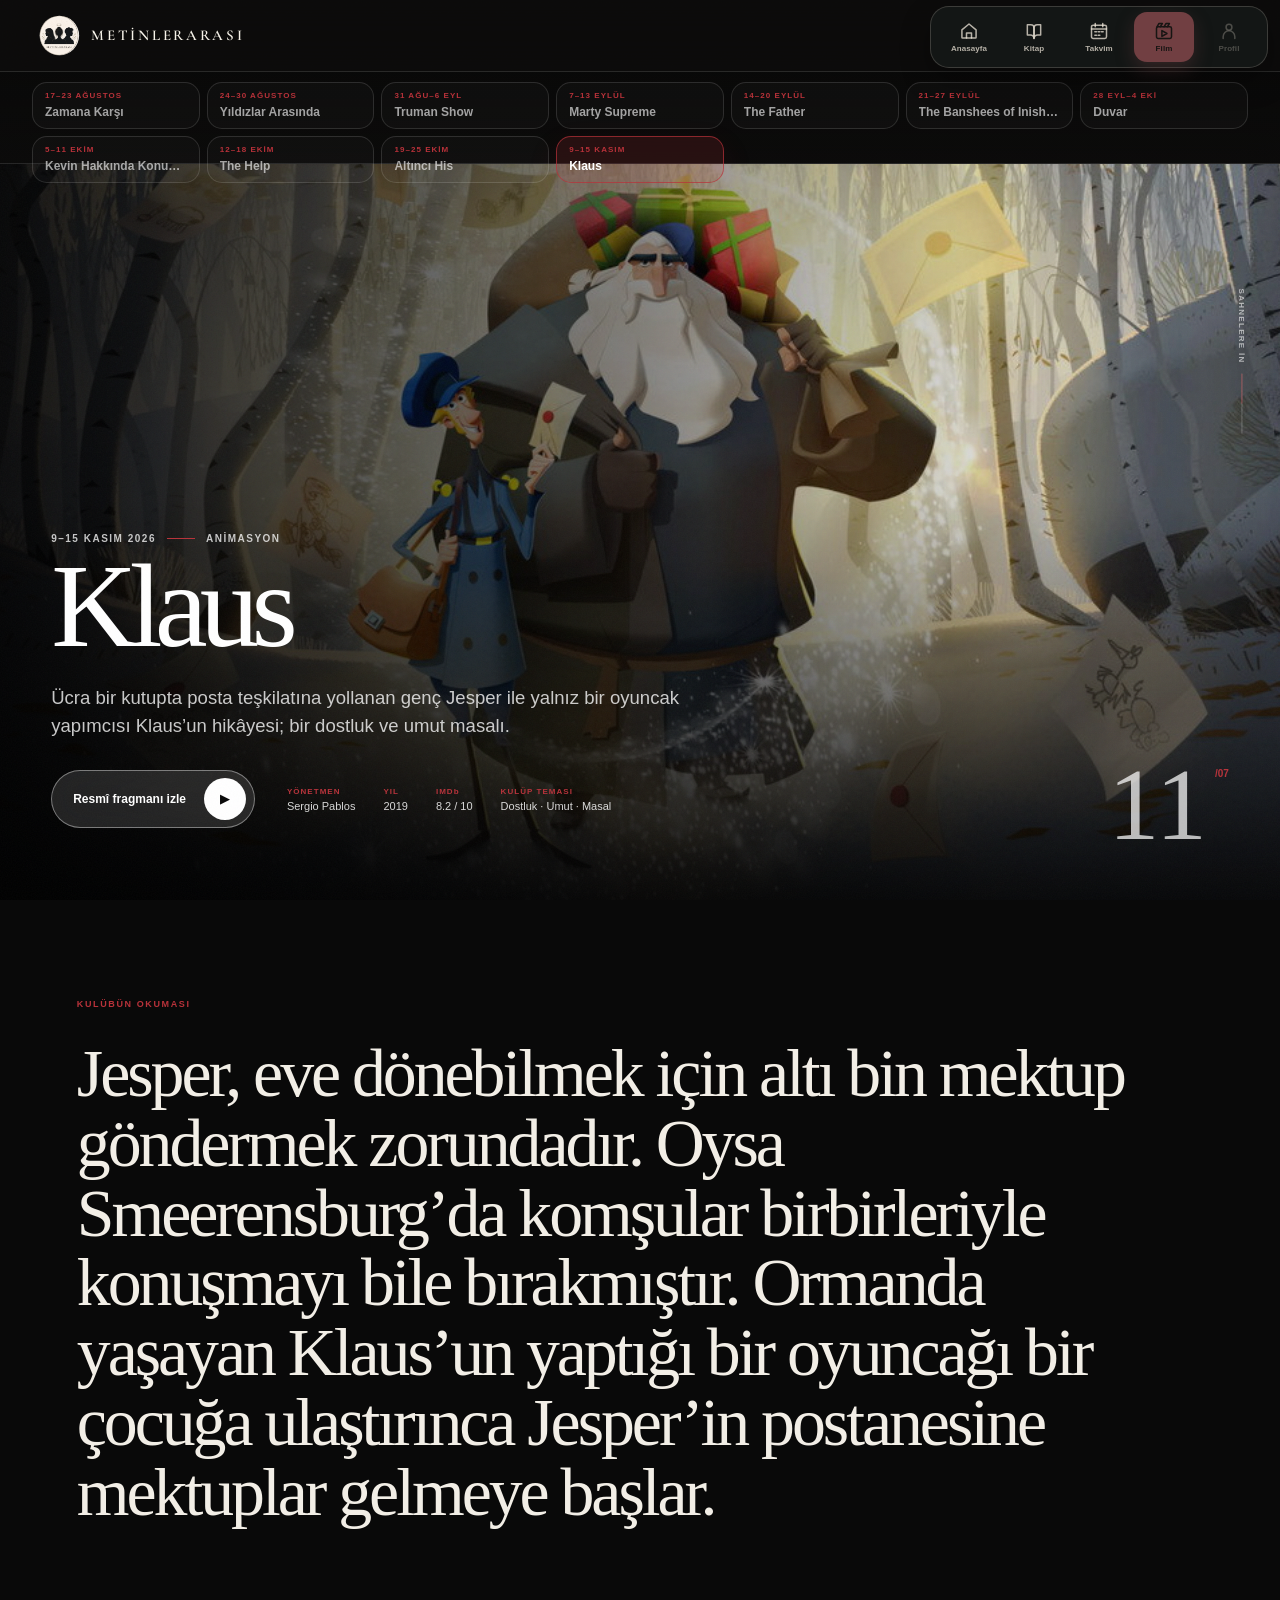
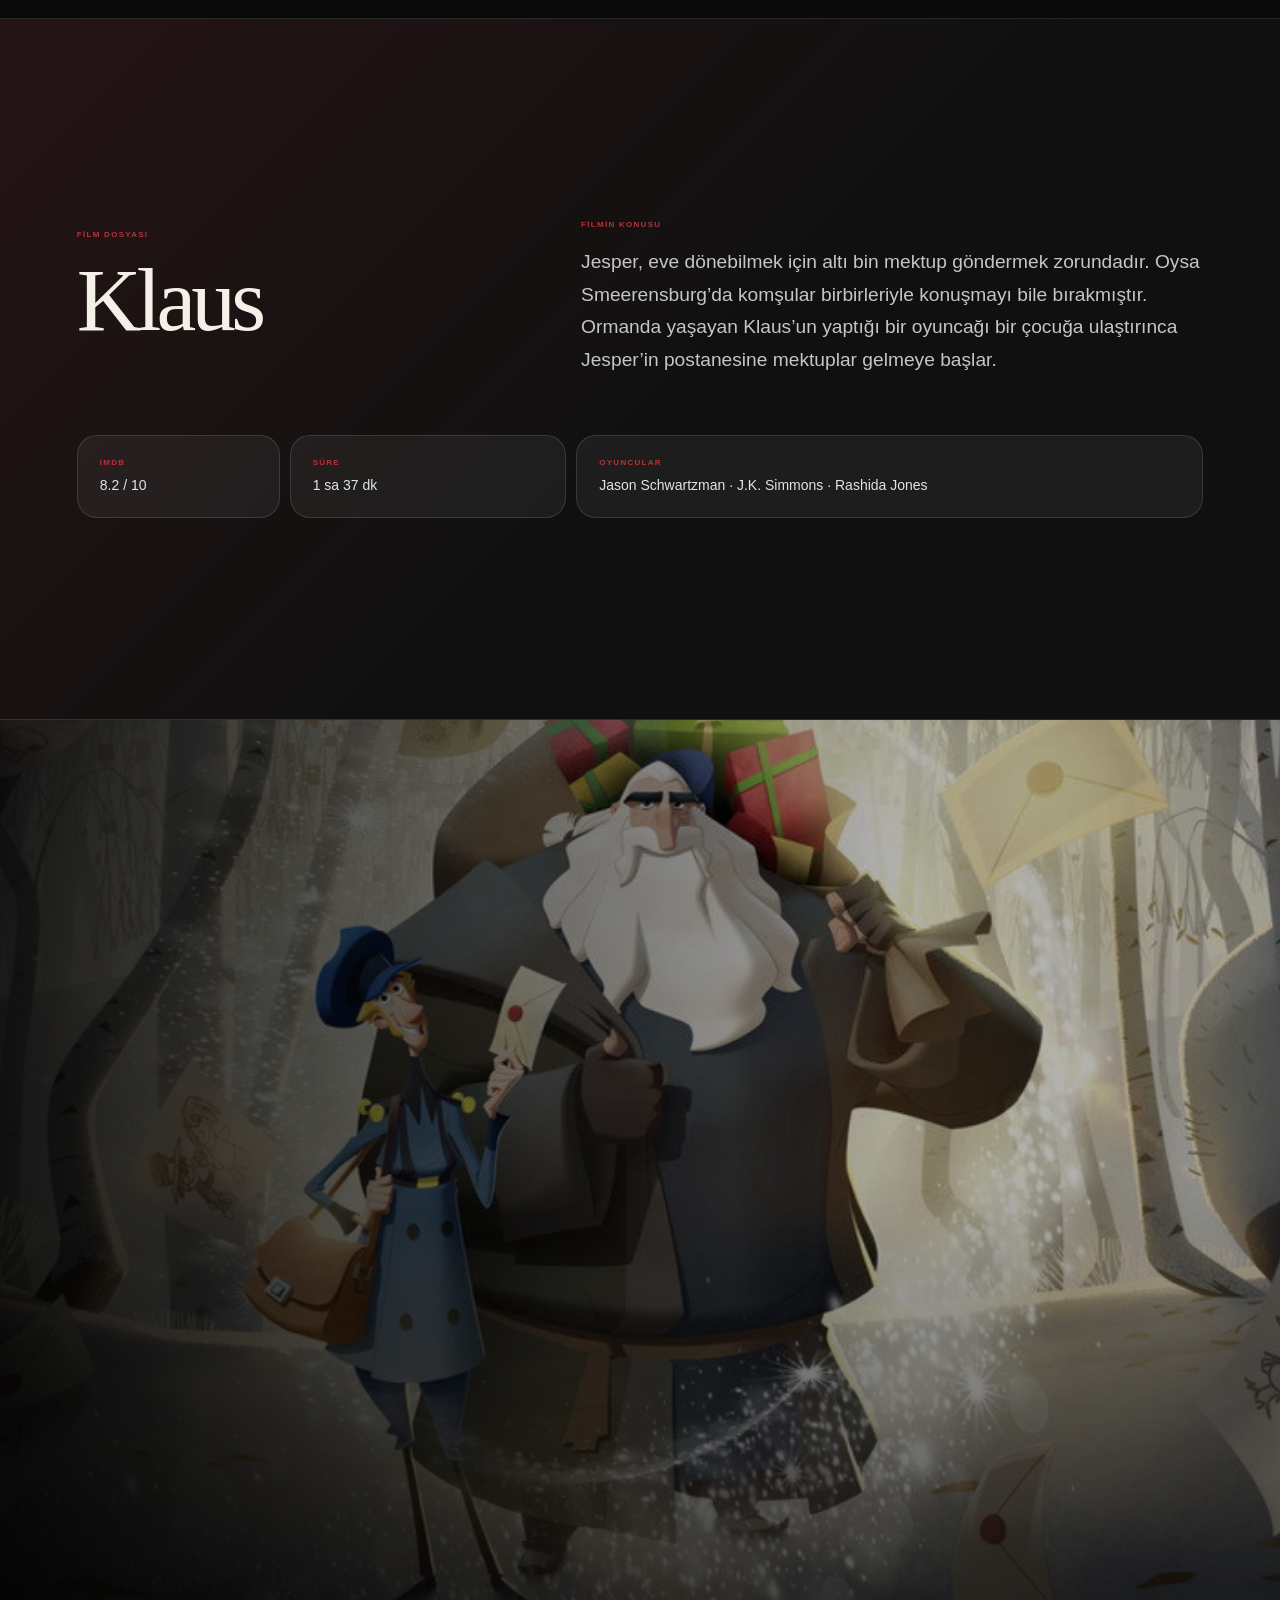
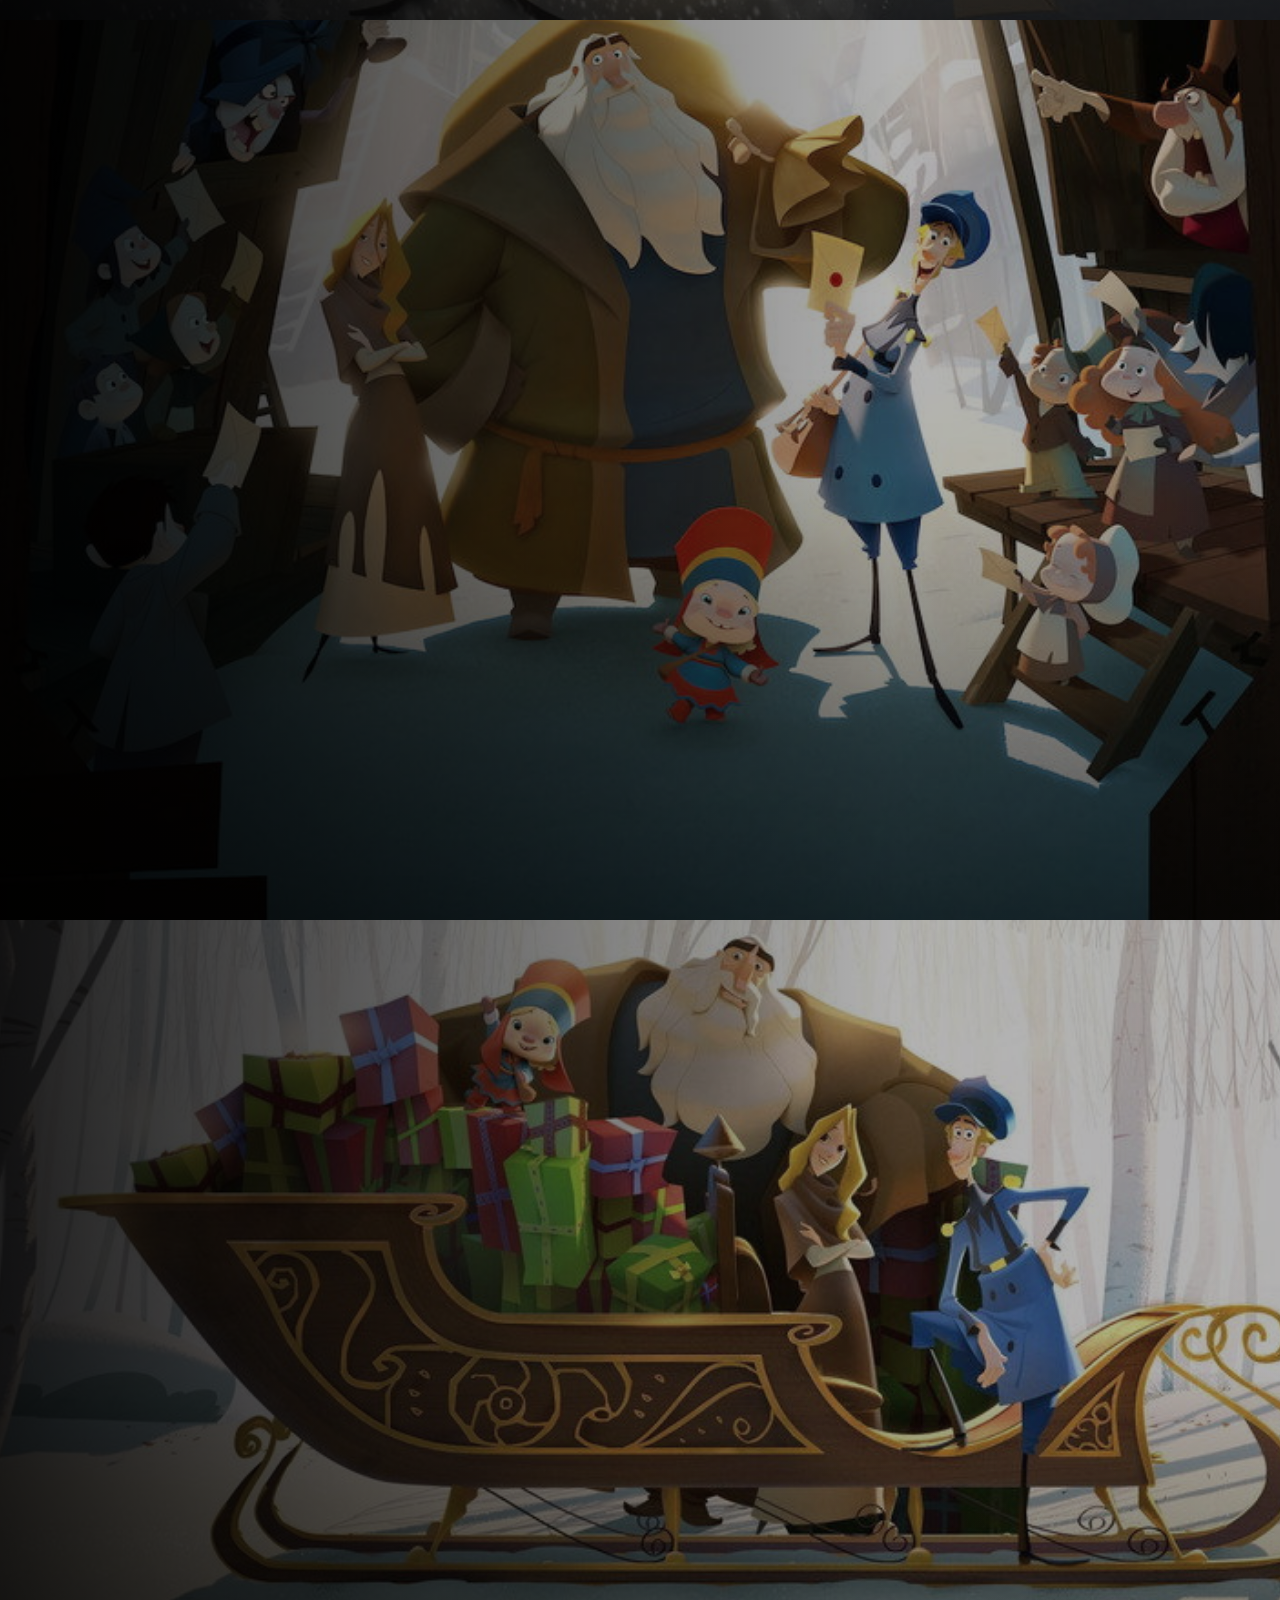
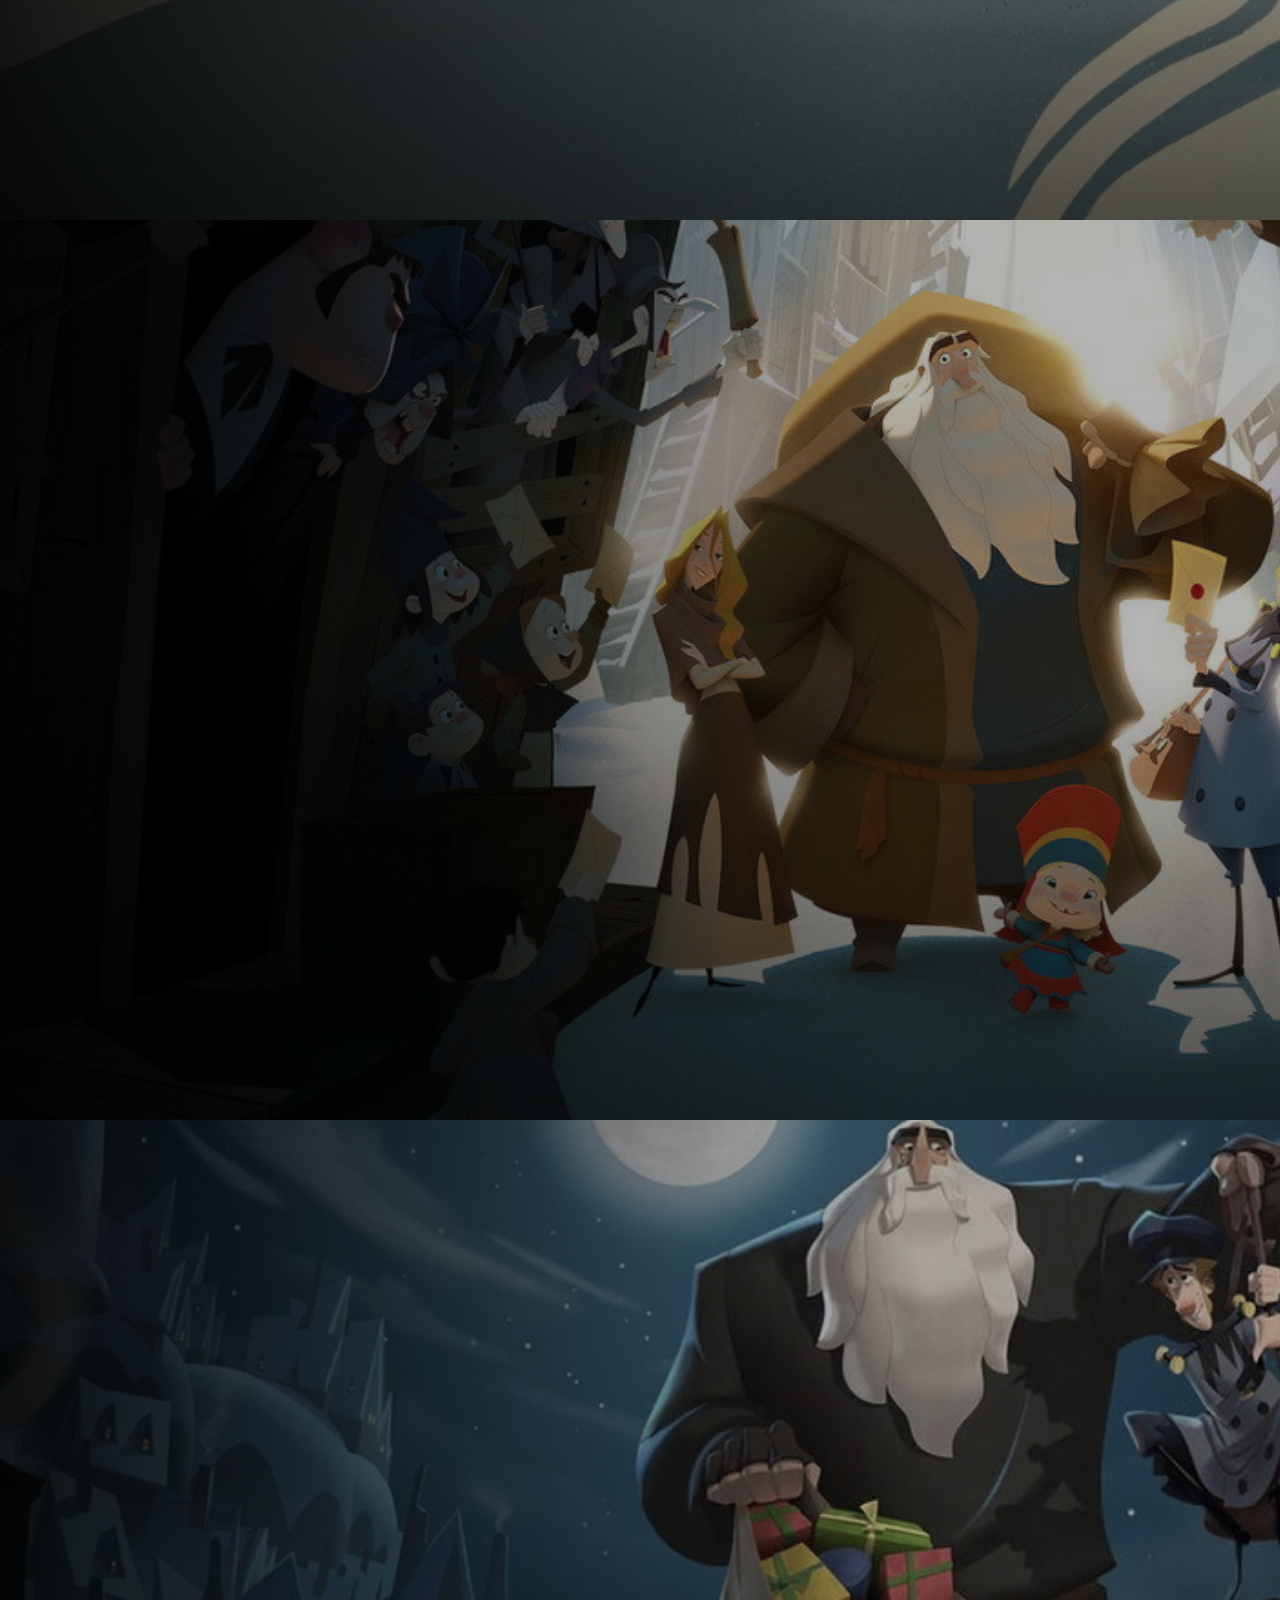
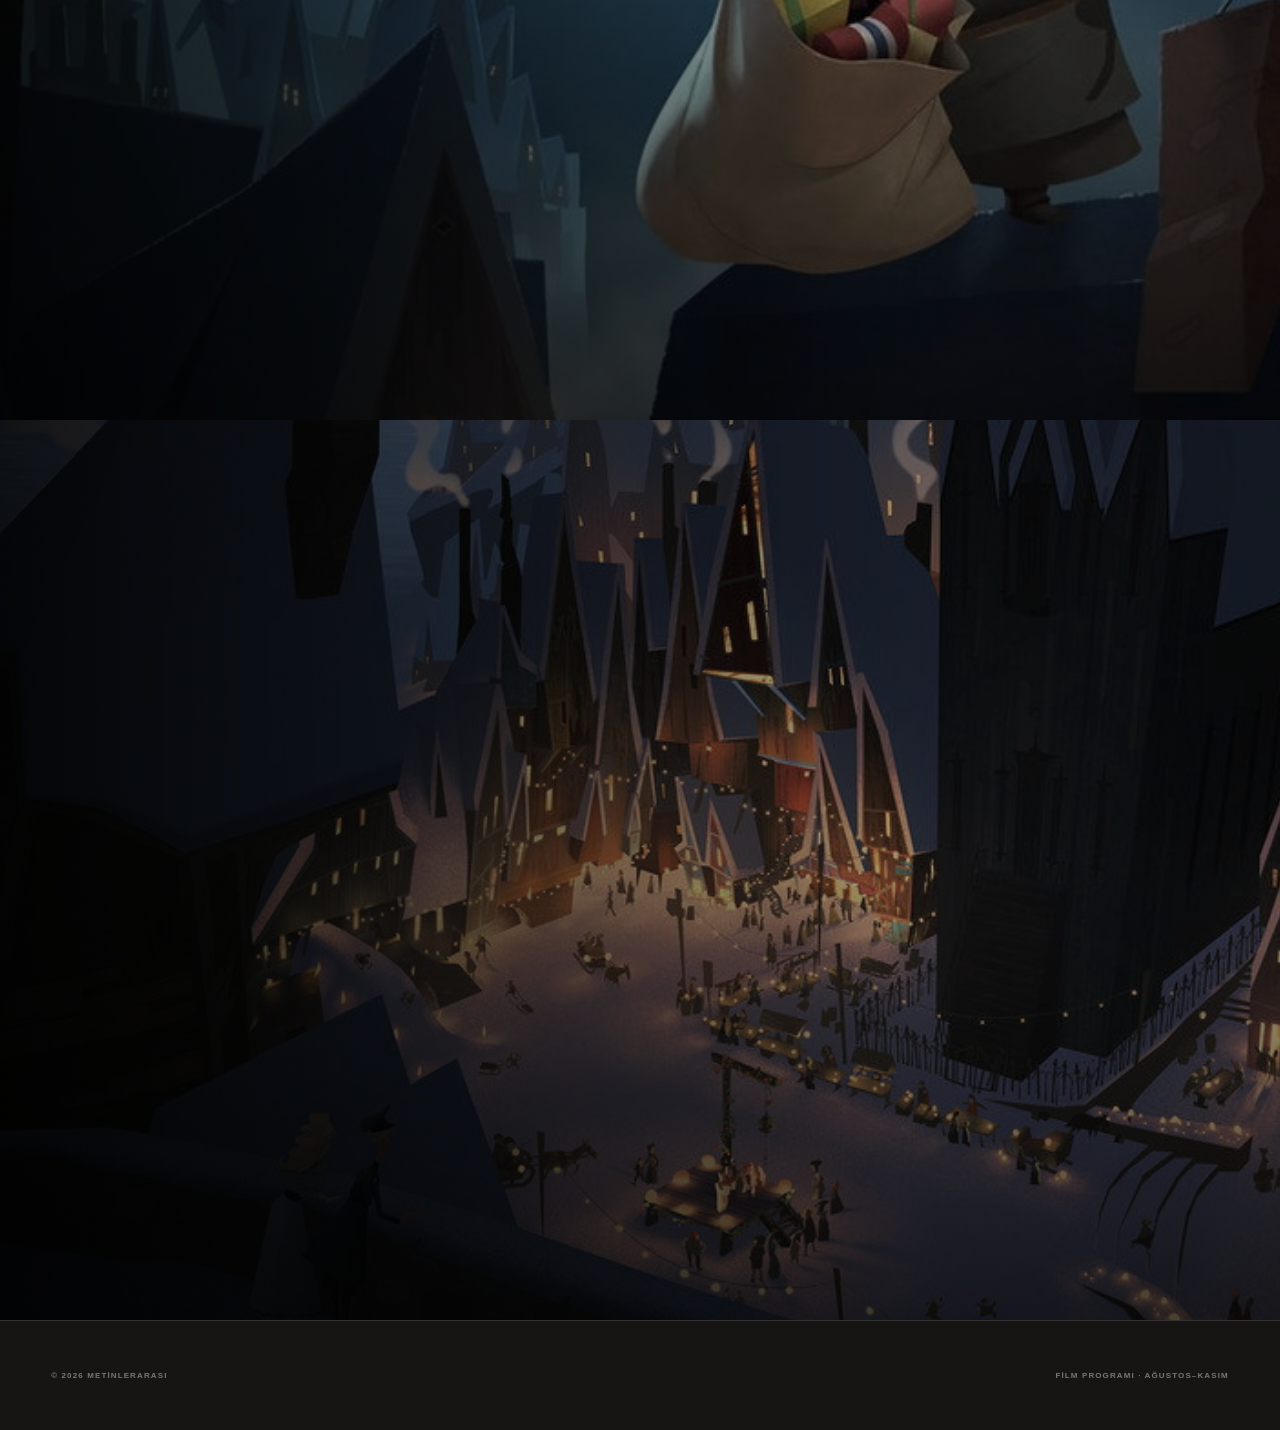
<file: ayin-filmi.html>
<!doctype html>
<html lang="tr" data-theme="dark">
  <head>
    <meta charset="utf-8" />
    <meta name="viewport" content="width=device-width,initial-scale=1" />
    <meta name="theme-color" content="#090909" />
    <title>Filmler — Metinlerarası</title>
    <link rel="stylesheet" href="site.css?v=20260814-3" />
    <link rel="stylesheet" href="icon-nav.css?v=20260816-2" />
    <link rel="stylesheet" href="film-page-v3.css?v=20260828-4" />
  </head>
  <body class="film-cinema-page">
    <header class="topbar film-cinema-header">
      <a class="brand" href="index.html" aria-label="Metinlerarası ana sayfa">
        <img class="logo" src="metinlerarasi-logo.png" alt="" />
        <span>METİNLERARASI</span>
      </a>
    </header>

    <nav class="film-week-picker" aria-label="Haftanın filmini seç">
      <div class="film-week-track">
        <button class="film-week active" type="button" data-film="in-time" aria-pressed="true">
          <small>17–23 AĞUSTOS</small><strong>Zamana Karşı</strong>
        </button>
        <button class="film-week" type="button" data-film="interstellar" aria-pressed="false">
          <small>24–30 AĞUSTOS</small><strong>Yıldızlar Arasında</strong>
        </button>
        <button class="film-week" type="button" data-film="truman" aria-pressed="false">
          <small>31 AĞU–6 EYL</small><strong>Truman Show</strong>
        </button>
        <button class="film-week" type="button" data-film="marty" aria-pressed="false">
          <small>7–13 EYLÜL</small><strong>Marty Supreme</strong>
        </button>
        <button class="film-week" type="button" data-film="father" aria-pressed="false">
          <small>14–20 EYLÜL</small><strong>The Father</strong>
        </button>
        <button class="film-week" type="button" data-film="banshees" aria-pressed="false">
          <small>21–27 EYLÜL</small><strong>The Banshees of Inisherin</strong>
        </button>
        <button class="film-week" type="button" data-film="duvar" aria-pressed="false">
          <small>28 EYL–4 EKİ</small><strong>Duvar</strong>
        </button>
        <button class="film-week" type="button" data-film="kevin" aria-pressed="false">
          <small>5–11 EKİM</small><strong>Kevin Hakkında Konuşmalıyız</strong>
        </button>
        <button class="film-week" type="button" data-film="help" aria-pressed="false">
          <small>12–18 EKİM</small><strong>The Help</strong>
        </button>
        <button class="film-week" type="button" data-film="sixth-sense" aria-pressed="false">
          <small>19–25 EKİM</small><strong>Altıncı His</strong>
        </button>
        <button class="film-week" type="button" data-film="klaus" aria-pressed="false">
          <small>9–15 KASIM</small><strong>Klaus</strong>
        </button>
      </div>
    </nav>

    <main>
      <section class="film-cinema-hero" aria-labelledby="film-title">
        <img class="film-cinema-hero-image" data-film-hero src="assets/in-time-01.jpg" alt="Zamana Karşı filminden bir sahne" />
        <div class="film-cinema-shade" aria-hidden="true"></div>
        <div class="film-cinema-grain" aria-hidden="true"></div>
        <div class="film-cinema-index" aria-hidden="true"><span data-film-index>01</span><i>/07</i></div>
        <div class="film-cinema-copy">
          <div class="film-cinema-kicker"><span data-film-date>17–23 Ağustos 2026</span><i></i><span data-film-genre>Bilimkurgu · Gerilim</span></div>
          <h1 id="film-title" data-film-title>Zamana Karşı</h1>
          <p class="film-cinema-logline" data-film-logline>Yaşam süresinin para olduğu bir dünyada, bir gün daha yaşamak bile sınıfsal bir ayrıcalıktır.</p>
          <div class="film-cinema-actions">
            <a class="film-trailer-button" data-film-trailer href="https://www.youtube.com/watch?v=xhYUaR5QiUs" target="_blank" rel="noreferrer">
              <span>Resmî fragmanı izle</span><b aria-hidden="true">▶</b>
            </a>
            <div class="film-cinema-facts">
              <span><small>YÖNETMEN</small><b data-film-director>Andrew Niccol</b></span>
              <span><small>YIL</small><b data-film-year>2011</b></span>
              <span><small>IMDb</small><b data-film-imdb>6.7 / 10</b></span>
              <span><small>KULÜP TEMASI</small><b data-film-theme>Zaman ve eşitsizlik</b></span>
            </div>
          </div>
        </div>
        <div class="film-scroll-cue" aria-hidden="true"><span>SAHNELERE İN</span><i></i></div>
      </section>

      <section class="film-reading" aria-label="Kulübün film okuması">
        <div>
          <span>KULÜBÜN OKUMASI</span>
          <p data-film-reading>Film, zamanı bir metafor olmaktan çıkarıp doğrudan ekonomik güce dönüştürür. Birinin sonsuzluğu başkasının yarınından çalındığında özgürlük mümkün müdür?</p>
        </div>
      </section>

      <section class="film-info-panel" aria-label="Film hakkında ayrıntılı bilgi">
        <div class="film-info-heading"><small>FİLM DOSYASI</small><h2 data-film-info-title>Zamana Karşı</h2></div>
        <div class="film-info-copy"><h3>Filmin konusu</h3><p data-film-synopsis>25 yaşından sonra insanların kalan ömürlerini çalışarak kazandığı bir gelecekte Will Salas, kendisine bırakılan zaman mirasıyla sistemin hedefi olur.</p></div>
        <dl class="film-info-grid">
          <div><dt>IMDb</dt><dd data-film-info-imdb>6.7 / 10</dd></div>
          <div><dt>Süre</dt><dd data-film-runtime>1 sa 49 dk</dd></div>
          <div><dt>Oyuncular</dt><dd data-film-cast>Justin Timberlake · Amanda Seyfried · Cillian Murphy</dd></div>
        </dl>
      </section>

      <section class="film-scenes" aria-label="Filmden sahneler">
        <figure class="film-scene is-visible" data-scene="0">
          <img src="assets/in-time-04.jpg" alt="Zamana Karşı filminden sahne" />
          <div class="film-scene-shade"></div>
          <figcaption><small data-scene-number>SAHNE 01</small><h2 data-scene-title>Zamanı riske atmak</h2><p data-scene-copy>Will masaya para değil, doğrudan yaşamını koyar.</p></figcaption>
        </figure>
        <figure class="film-scene" data-scene="1">
          <img src="assets/in-time-05.jpg" alt="Zamana Karşı filminden sahne" />
          <div class="film-scene-shade"></div>
          <figcaption><small data-scene-number>SAHNE 02</small><h2 data-scene-title>Ölümsüzlerin bölgesi</h2><p data-scene-copy>Zenginlik burada gösteriş değil, tükenmeyen yarınlardır.</p></figcaption>
        </figure>
        <figure class="film-scene" data-scene="2">
          <img src="assets/in-time-06.jpg" alt="Zamana Karşı filminden sahne" />
          <div class="film-scene-shade"></div>
          <figcaption><small data-scene-number>SAHNE 03</small><h2 data-scene-title>Konforun dışına bakmak</h2><p data-scene-copy>Sylvia, sahip olduğu zamanın başkalarının kaybı olduğunu görür.</p></figcaption>
        </figure>
        <figure class="film-scene" data-scene="3"><img src="assets/in-time-07.jpg" alt="Zamana Karşı filminden sahne" /><div class="film-scene-shade"></div><figcaption><small data-scene-number>SAHNE 04</small><h2 data-scene-title>Sınırı aşmak</h2><p data-scene-copy>İki bölge arasındaki geçiş, eşitsizliğin görünür çizgisidir.</p></figcaption></figure>
        <figure class="film-scene" data-scene="4"><img src="assets/in-time-08.jpg" alt="Zamana Karşı filminden sahne" /><div class="film-scene-shade"></div><figcaption><small data-scene-number>SAHNE 05</small><h2 data-scene-title>Takip</h2><p data-scene-copy>Zaman muhafızları düzenin bozulmasını engellemeye çalışır.</p></figcaption></figure>
        <figure class="film-scene" data-scene="5"><img src="assets/in-time-10.jpg" alt="Zamana Karşı filminden sahne" /><div class="film-scene-shade"></div><figcaption><small data-scene-number>SAHNE 06</small><h2 data-scene-title>Yeniden paylaşmak</h2><p data-scene-copy>Özgürlük, zamanı biriktirmek yerine dolaşıma sokmakla başlar.</p></figcaption></figure>
      </section>

    </main>

    <footer class="film-cinema-footer"><span>© 2026 METİNLERARASI</span><span>FİLM PROGRAMI · AĞUSTOS–KASIM</span></footer>

    <script src="site.js?v=20260904-2"></script>
    <script src="films-data.js?v=20261108-2"></script>
    <script src="film-page-v3.js?v=20261108-2"></script>
  </body>
</html>
</file>
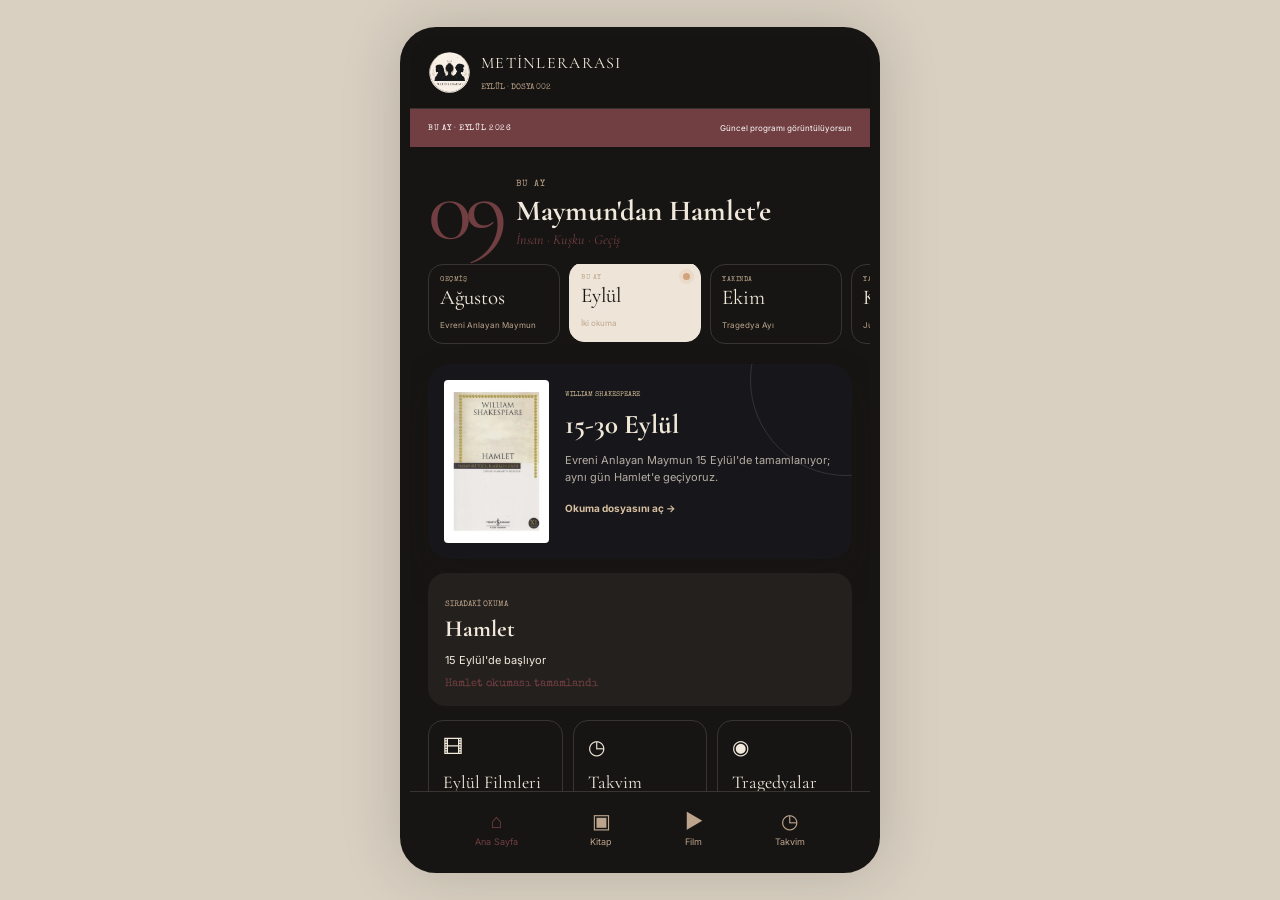
<file: mobil-uygulama.html>
<!doctype html><html lang="tr" data-theme="dark"><head><meta charset="utf-8"><meta name="viewport" content="width=device-width,initial-scale=1"><title>Metinlerarası — Mobil Uygulama</title><link rel="stylesheet" href="mobil-uygulama.css"><link rel="stylesheet" href="mobil-guncelleme.css"></head><body>
<main class="app-shell" data-theme="dark">
  <header class="app-head"><div class="app-brand"><img src="metinlerarasi-logo.png" alt=""><div><b>METİNLERARASI</b><small class="head-month">EYLÜL · DOSYA 002</small></div></div></header>
  <div class="month-status current" role="status"><b>BU AY · EYLÜL 2026</b><span>Güncel programı görüntülüyorsun</span></div>
  <section class="app-content">
    <article class="screen active" data-screen="home"><div class="month-hero"><span>09</span><div><small>BU AY</small><h1>Maymun'dan Hamlet'e</h1><p>İnsan · Kuşku · Geçiş</p></div></div><div class="month-rail" aria-label="Aylara göz at"><button data-month="2026-08" data-state="past"><small>GEÇMİŞ</small><b>Ağustos</b><span>Evreni Anlayan Maymun</span></button><button class="selected" data-month="2026-09" data-state="current"><small>BU AY</small><b>Eylül</b><span>İki okuma</span></button><button data-month="2026-10" data-state="future"><small>YAKINDA</small><b>Ekim</b><span>Tragedya Ayı</span></button><button data-month="2026-11" data-state="future"><small>YAKINDA</small><b>Kasım</b><span>Jung Ayı</span></button></div><button class="book-feature" data-go="book"><img src="assets/tragedy-hamlet.webp" alt="Hamlet kapağı"><div><small>WILLIAM SHAKESPEARE</small><h2>15-30 Eylül</h2><p>Evreni Anlayan Maymun 15 Eylül'de tamamlanıyor; aynı gün Hamlet'e geçiyoruz.</p><b>Okuma dosyasını aç →</b></div></button><div class="next-card"><small>SIRADAKİ OKUMA</small><h3>Hamlet</h3><time>15 Eylül'de başlıyor</time><strong class="app-countdown">hesaplanıyor…</strong></div><div class="quick-grid"><button data-go="movie"><span>🎞</span><b>Eylül Filmleri</b><small>Haftalık program</small></button><button data-go="events"><span>◷</span><b>Takvim</b><small>10 ve 15-30 Eylül</small></button><button class="mobile-ballot"><span>◉</span><b>Tragedyalar</b><small>Ekim dosyası</small></button></div></article>
    <article class="screen" data-screen="book"><div class="detail-top"><button class="back" data-go="home">←</button><small>EYLÜL OKUMASI</small></div><div class="book-detail"><img src="assets/tragedy-hamlet.webp" alt="Hamlet kapağı"><div class="orbit-mobile"></div></div><h1>Hamlet</h1><p class="author">William Shakespeare</p><div class="tags"><span>15-30 Eylül</span><span>Tragedya</span><span>Kuşku</span></div><p class="body-copy">Babasının hayaletinden cinayet gerçeğini öğrenen Hamlet, intikam ile kuşku arasında sıkışır. Düşüncenin eylemi geciktirdiği karanlık bir saray hikâyesi.</p><h3 class="subhead">Masaya getirdiğimiz sorular</h3><ol class="questions"><li>Düşünmek eylemi berraklaştırır mı, geciktirir mi?</li><li>İntikam adaleti mümkün kılar mı?</li><li>Bir hayalet geçmişin hangi hakikatini taşır?</li></ol></article>
    <article class="screen" data-screen="movie"><div class="cinema"><small>AYIN FİLMİ · AĞUSTOS</small><h1>Zamana Karşı</h1><p>Her saniyenin bedeli var.</p></div><div class="movie-still"><img src="assets/in-time-01.jpg" alt="Zamana Karşı filminden sahne"><b>6.7 <small>IMDb</small></b></div><p class="body-copy">Zamanın para birimine dönüştüğü bir gelecekte zenginler sonsuza dek yaşayabilirken yoksullar ertesi güne ulaşmaya çalışır.</p><div class="swipe-scenes"><figure><img src="assets/in-time-04.jpg" alt="Kumar sahnesi"><figcaption>Zamanı riske atmak</figcaption></figure><figure><img src="assets/in-time-06.jpg" alt="Sylvia"><figcaption>Konforun dışına bakmak</figcaption></figure><figure><img src="assets/in-time-03.jpg" alt="Will ve Sylvia"><figcaption>Güvenin bedeli</figcaption></figure></div></article>
    <article class="screen" data-screen="events"><div class="page-title"><small>EYLÜL 2026</small><h1>Takvim</h1></div><div class="mini-calendar"><b>P</b><b>S</b><b>Ç</b><b>P</b><b>C</b><b>C</b><b>P</b><i>31</i><i>1</i><i>2</i><i>3</i><i>4</i><i>5</i><i>6</i><i>7</i><i>8</i><i>9</i><i class="on">10</i><i>11</i><i>12</i><i>13</i><i>14</i><i class="on">15</i><i>16</i><i>17</i><i>18</i><i>19</i><i>20</i></div><div class="event-stack"><div><time>10 EYLÜL · 12.00</time><h3>Kitap Kulübü Toplantısı</h3><span>Kulüp buluşması</span></div><div><time>15-30 EYLÜL</time><h3>Hamlet Okuması</h3><span>Yeni okuma dönemi</span></div></div></article>
  </section>
  <nav class="app-tabs" aria-label="Uygulama menüsü"><button class="active" data-go="home"><span>⌂</span>Ana Sayfa</button><button data-go="book"><span>▣</span>Kitap</button><button data-go="movie"><span>▶</span>Film</button><button data-go="events"><span>◷</span>Takvim</button></nav>
</main>
<div class="mobile-vote" aria-hidden="true"><section><header><div><small>EKİM · TRAGEDYA AYI</small><h2>Seçkiye göz at</h2></div><b><span>0</span> seçildi</b><button class="vote-close">×</button></header><div class="mobile-vote-grid"></div><footer><p>Seçimlerin bu cihazda saklanır.</p><button class="save-mobile-vote" disabled>Seçimleri kaydet</button></footer></section></div>
<script src="mobil-uygulama.js?v=20260904-1"></script></body></html>
</file>
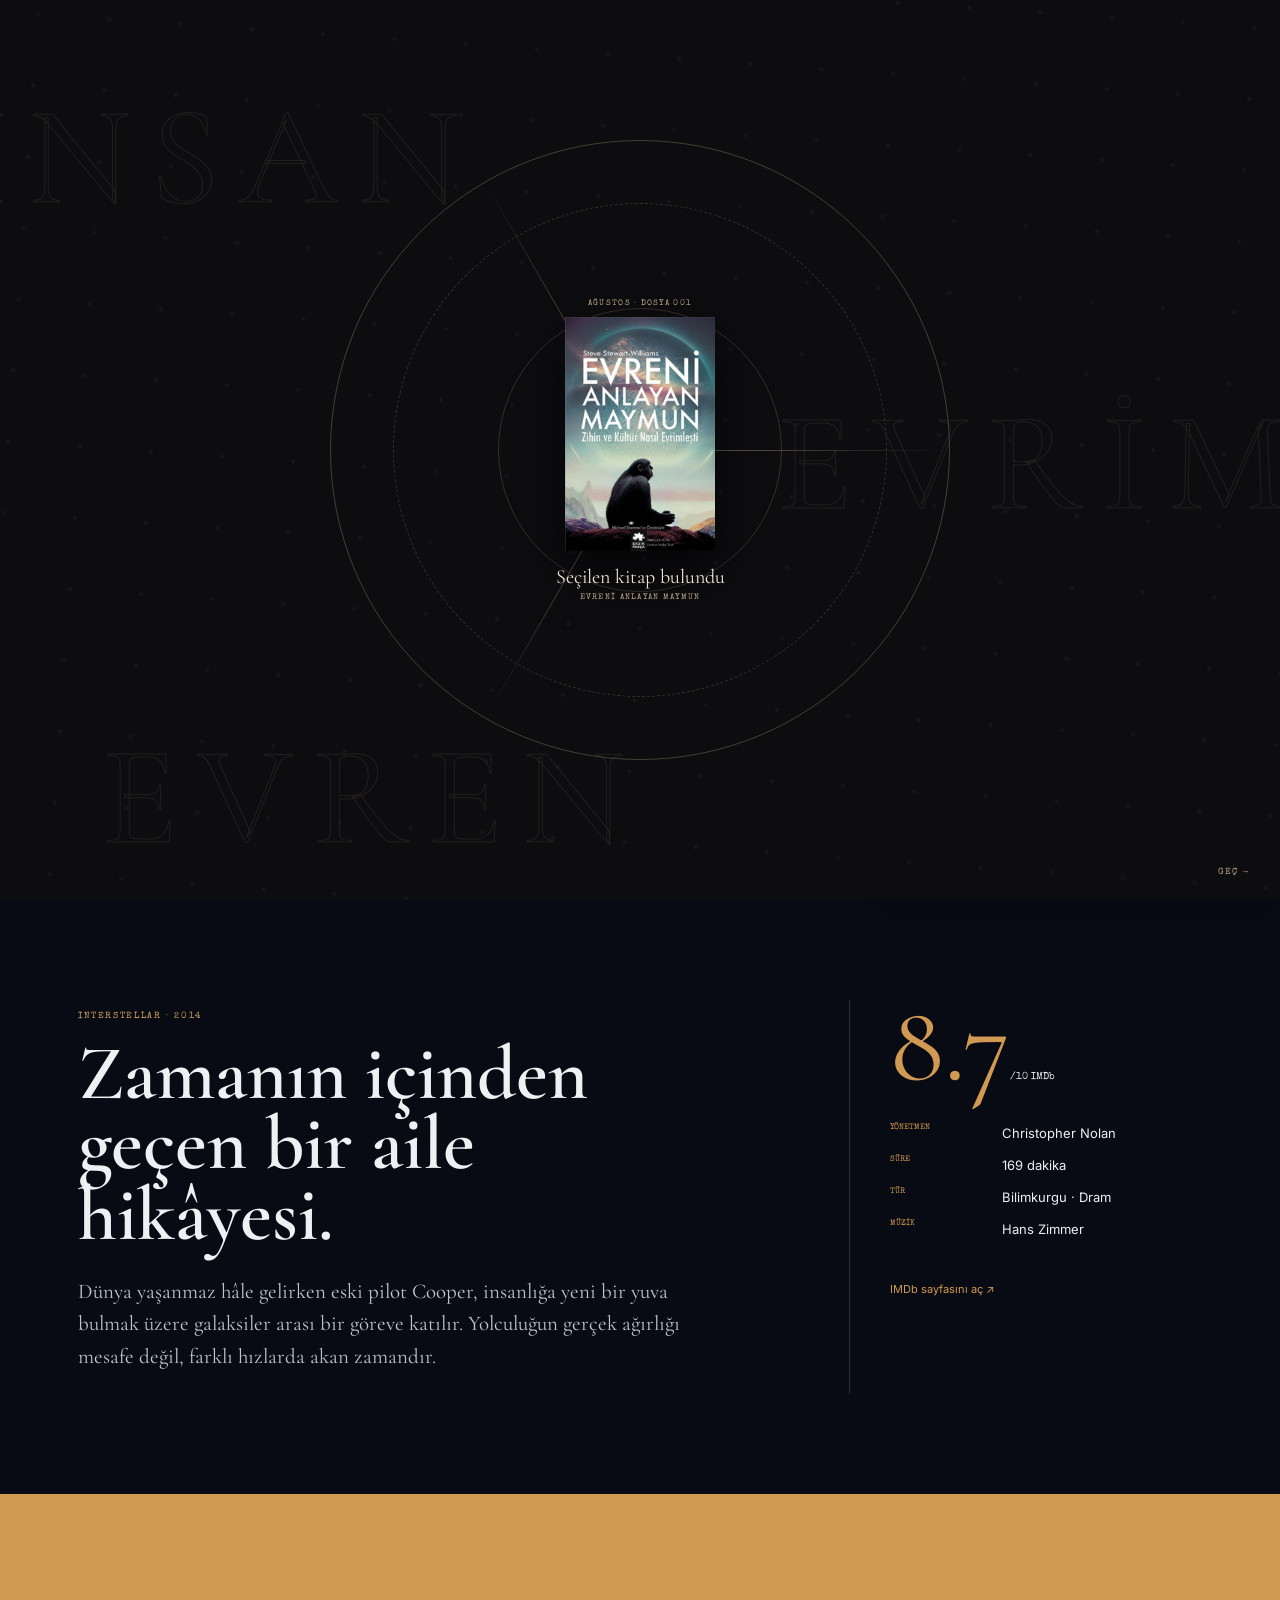
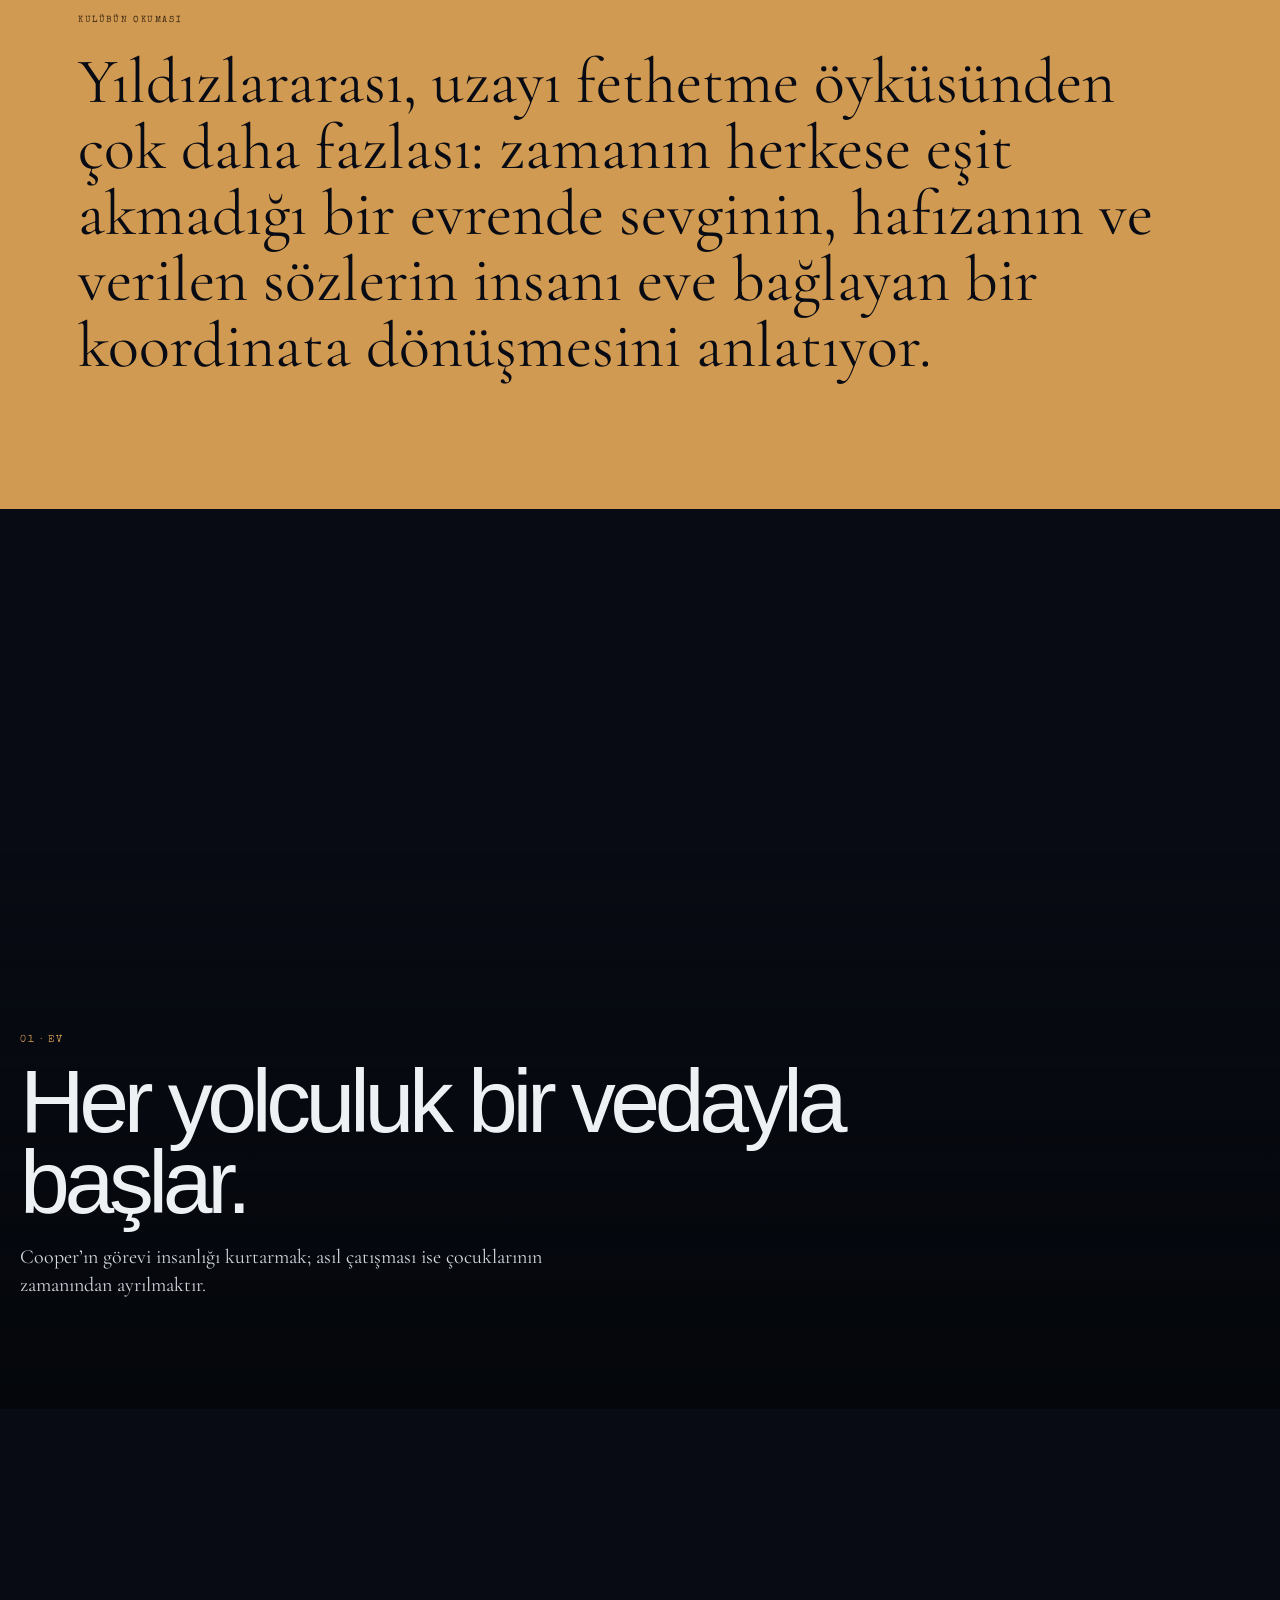
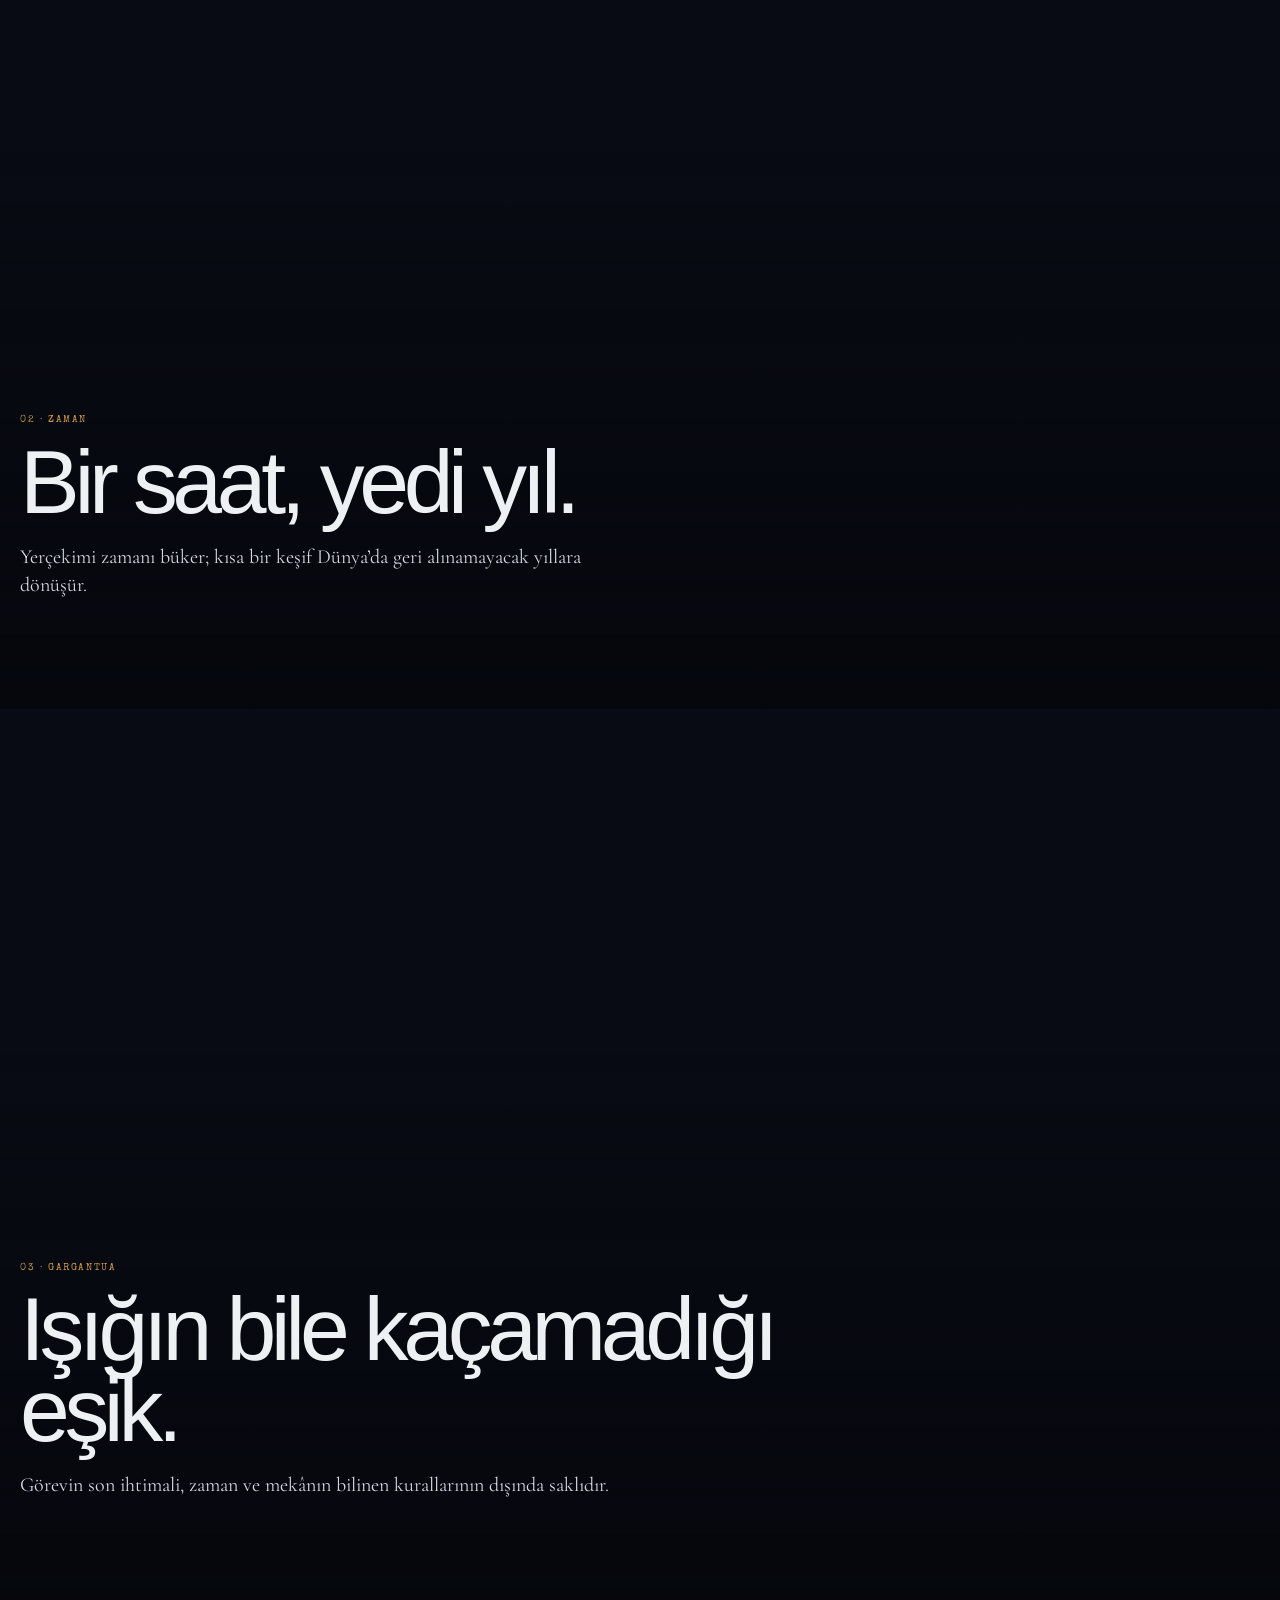
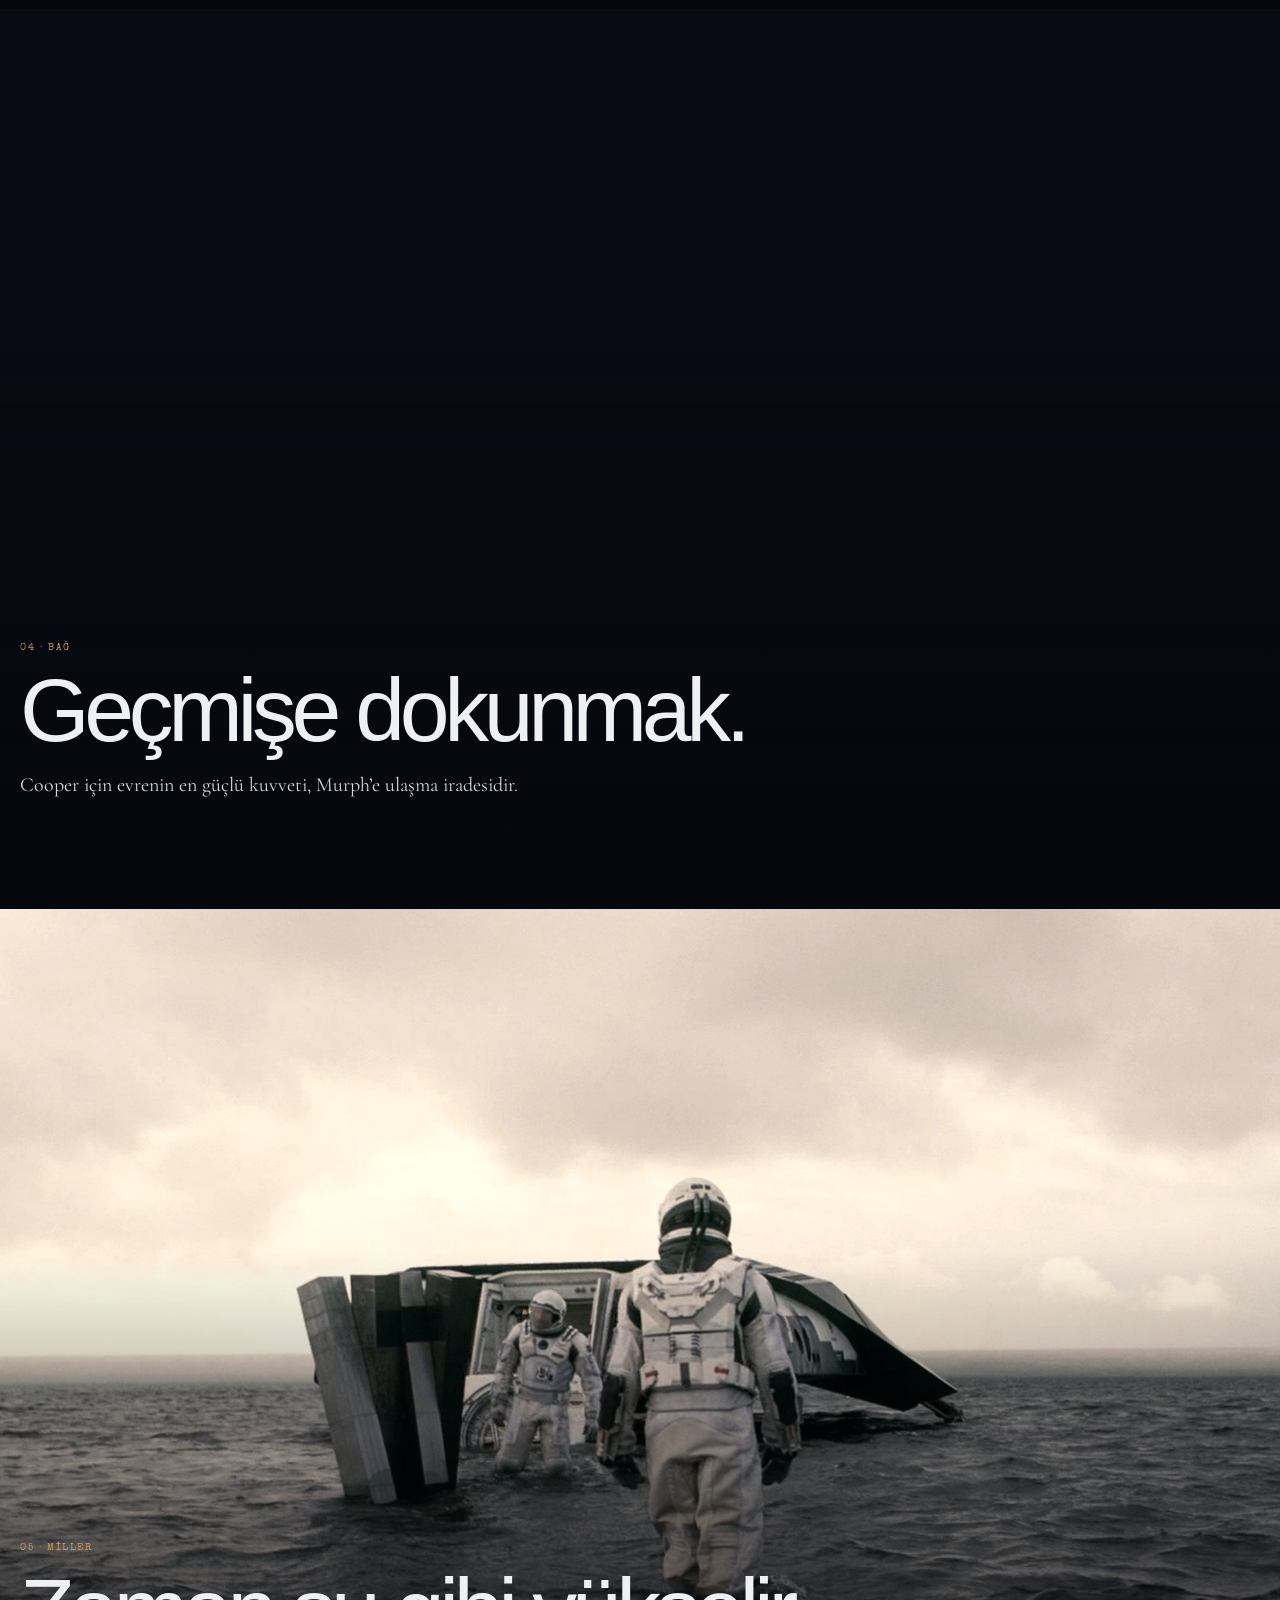
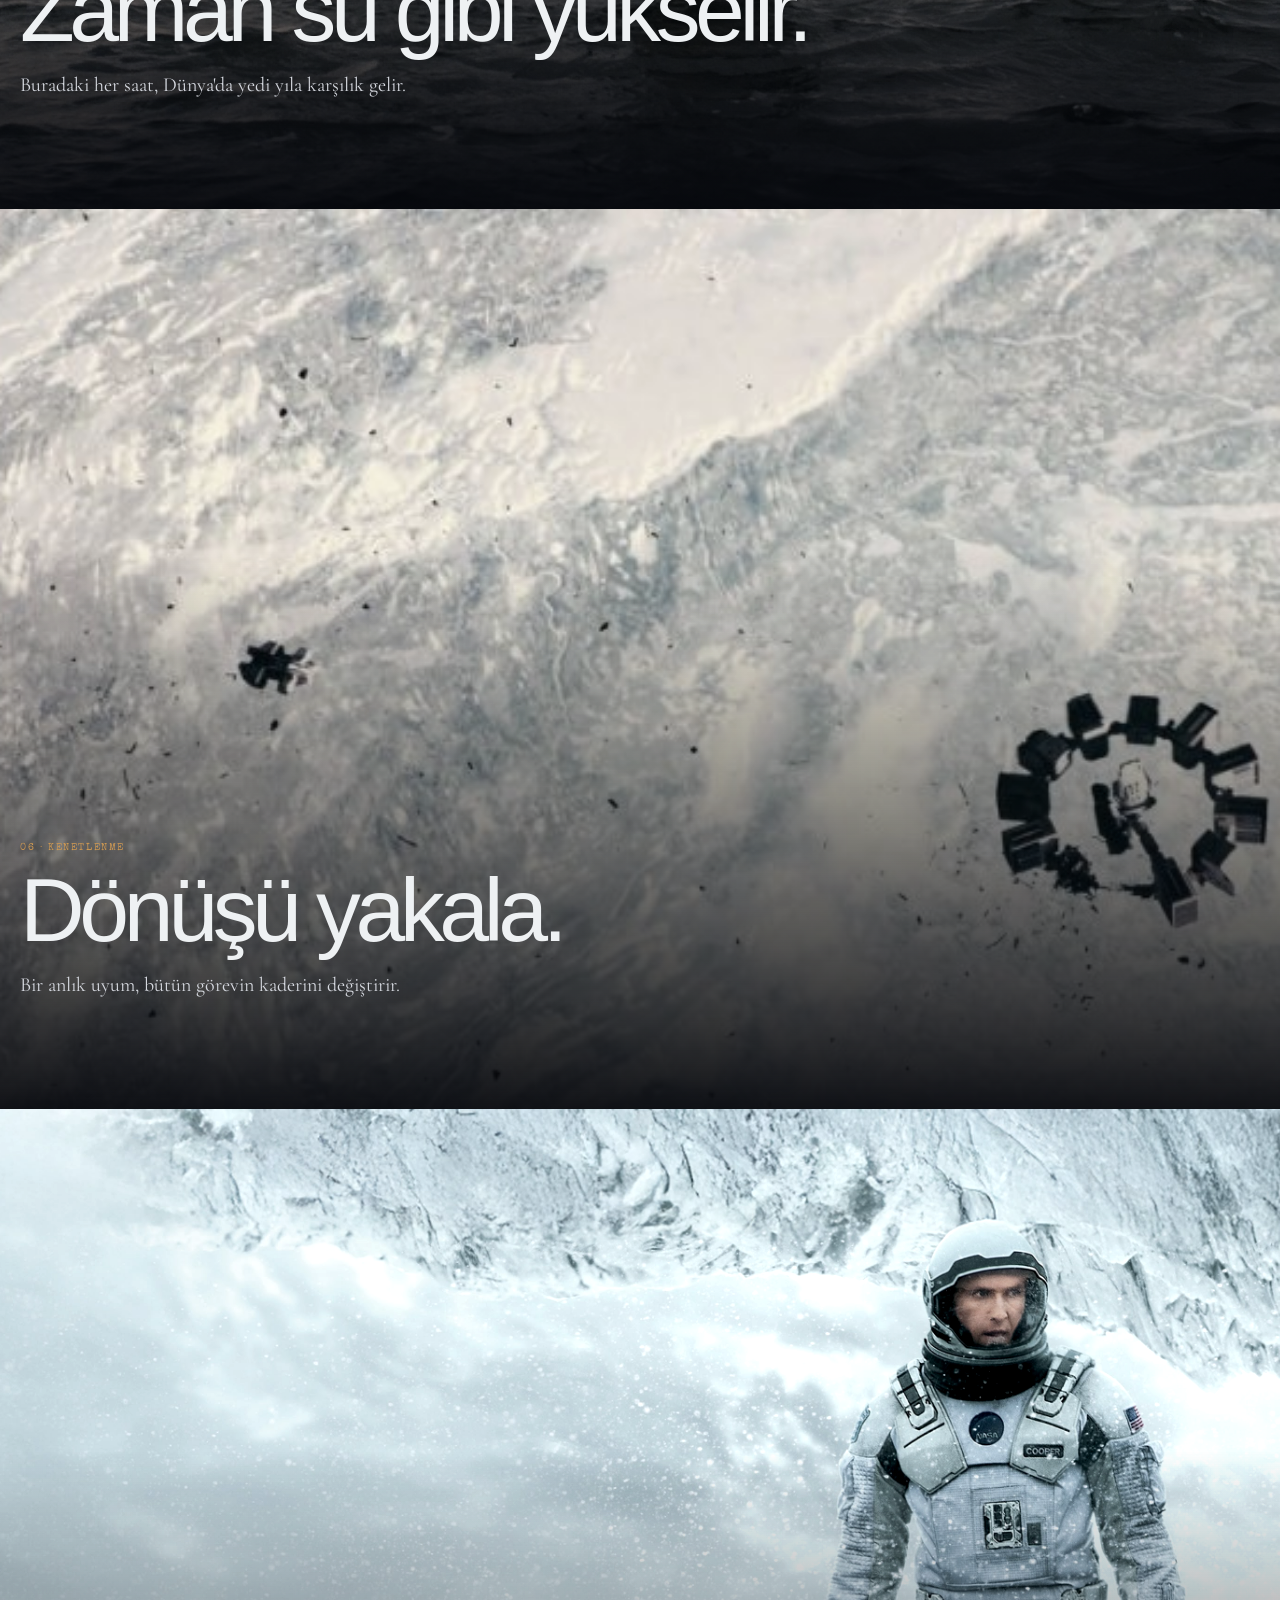
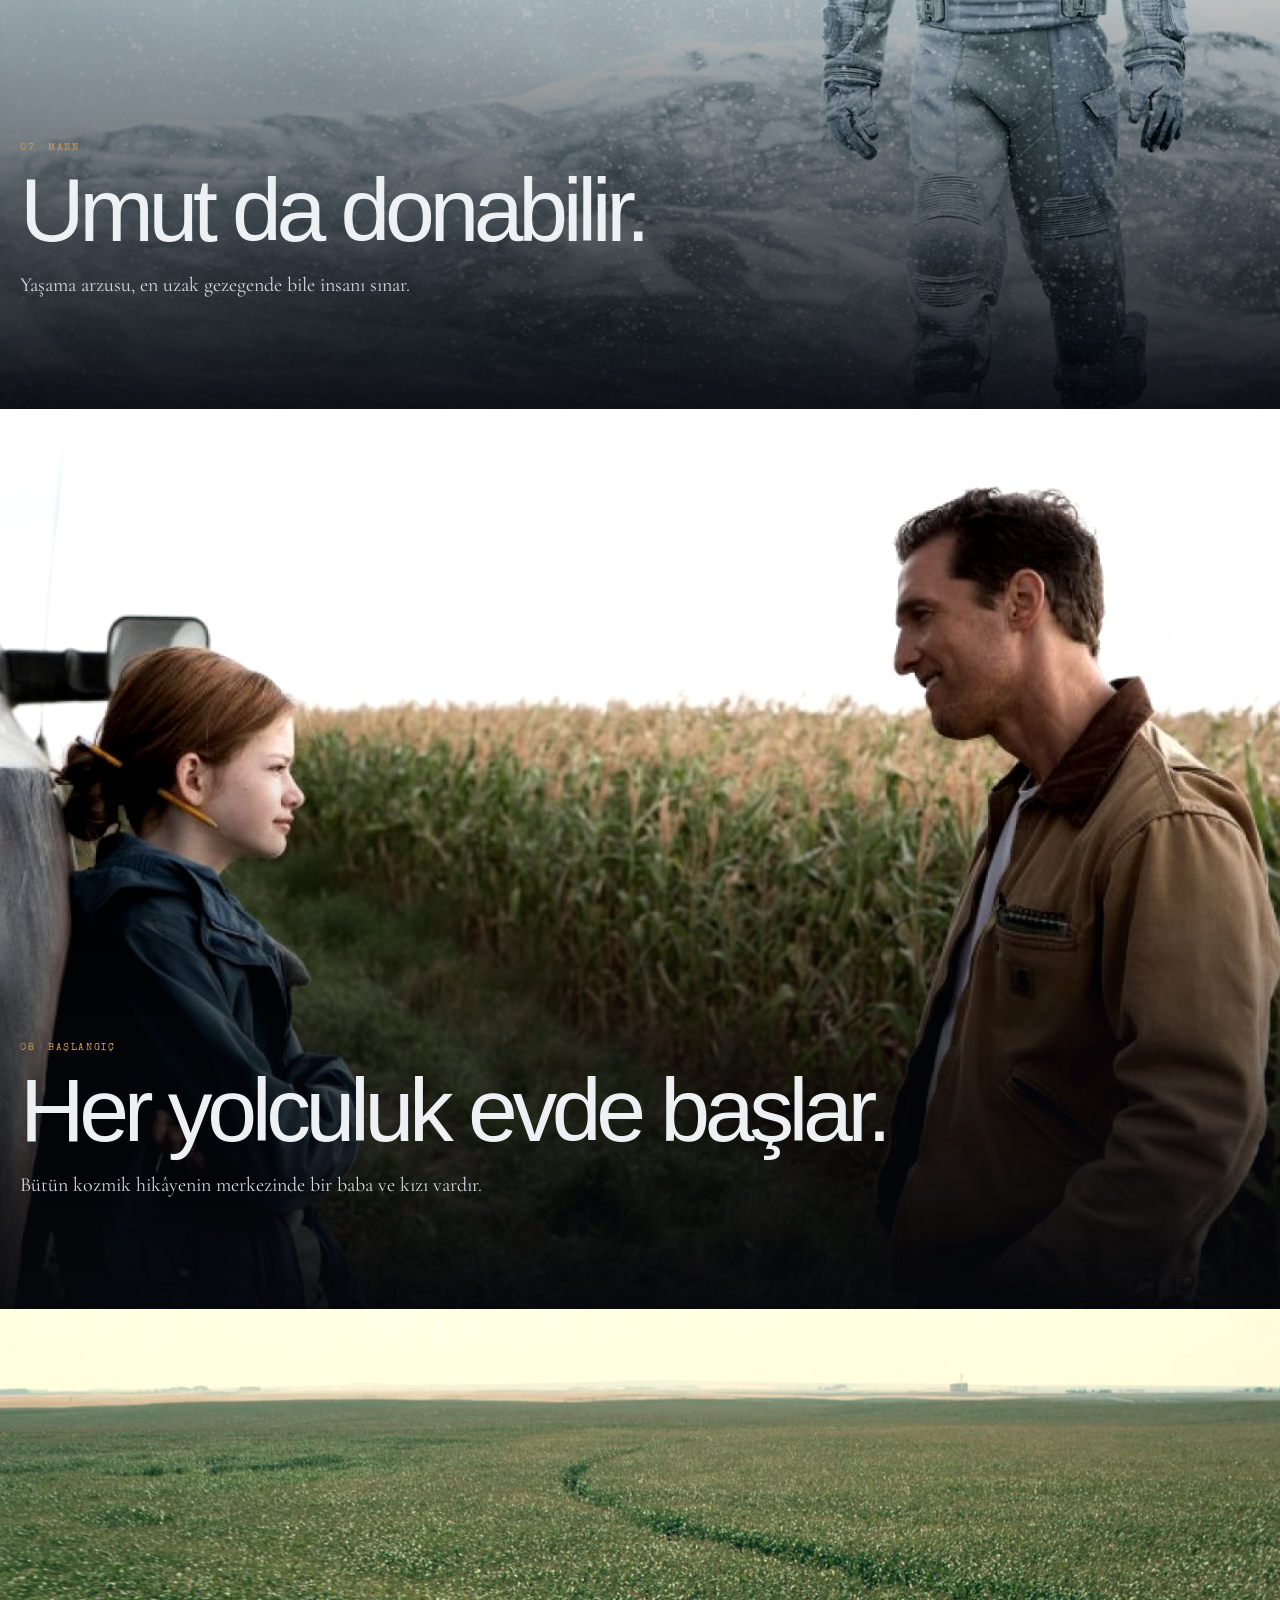
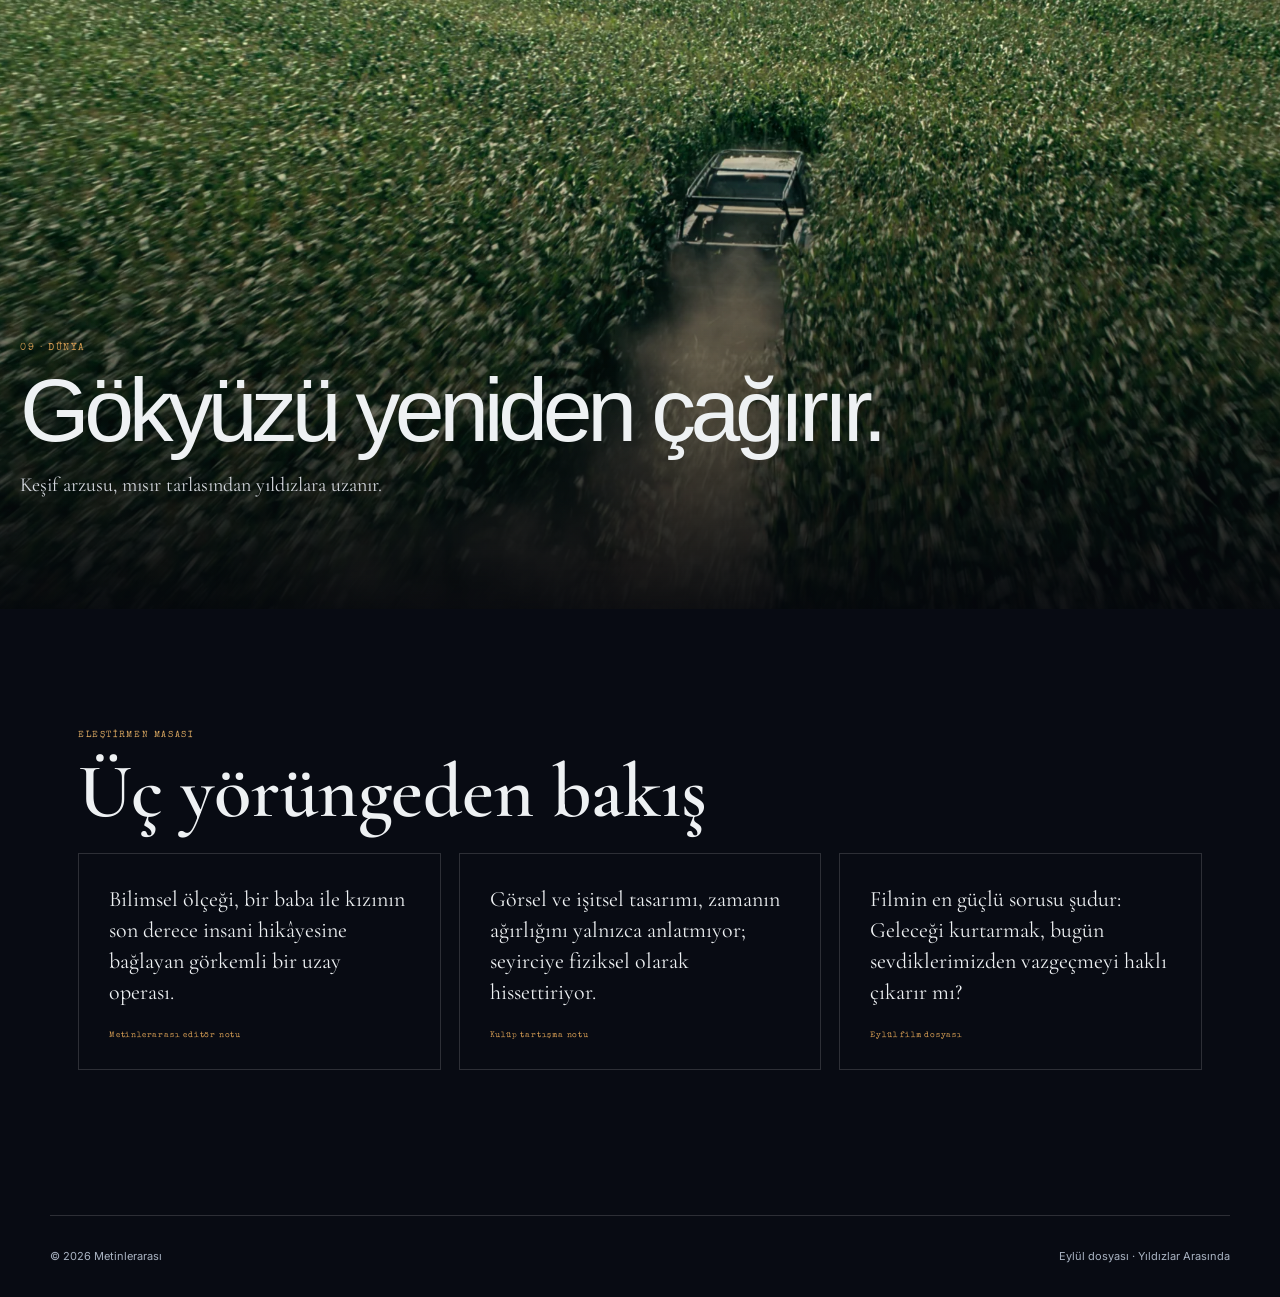
<file: yildizlararasi.html>
<!doctype html>
<html lang="tr" data-theme="dark">
  <head>
    <meta charset="utf-8" />
    <meta name="viewport" content="width=device-width,initial-scale=1" />
    <title>Ayın Filmi: Yıldızlar Arasında — Metinlerarası</title>
    <meta
      name="description"
      content="Metinlerarası Eylül 2026 ayın filmi: Yıldızlar Arasında."
    />
    <link rel="stylesheet" href="site.css?v=20260814-3" />
    <link rel="stylesheet" href="web-update.css" />
    <link rel="stylesheet" href="final-polish.css" />
    <link rel="stylesheet" href="flow-update.css" />
    <link rel="stylesheet" href="interstellar-page.css?v=20260814-3" />
    <link rel="stylesheet" href="icon-nav.css?v=20260816-2" />
  </head>
  <body class="interstellar-page">
    <header class="shell topbar">
      <a class="brand" href="index.html"
        ><img class="logo" src="metinlerarasi-logo.png" alt="" /><span
          >METİNLERARASI</span
        ></a
      ><a class="back-home" href="index.html">← Ana sayfaya dön</a>
    </header>
    <main>
      <section class="is-hero">
        <img
          src="assets/interstellar-01.jpg"
          alt="Yıldızlararası filminde Endurance uzay aracı"
        />
        <div class="is-stars" aria-hidden="true"></div>
        <div class="shell is-hero-copy">
          <small>EYLÜL 2026 · AYIN FİLMİ</small>
          <h1>Yıldızlar<br />Arasında</h1>
          <p>
            İnsanlığın geleceği yıldızların ötesindeyse, eve dönmenin bedeli kaç
            yıl olabilir?
          </p>
          <a href="#dosya">Film dosyasına gir ↓</a>
        </div>
        <div class="is-orbit" aria-hidden="true"><i></i></div>
      </section>
      <section id="dosya" class="is-facts shell">
        <div>
          <small>INTERSTELLAR · 2014</small>
          <h2>Zamanın içinden geçen bir aile hikâyesi.</h2>
          <p>
            Dünya yaşanmaz hâle gelirken eski pilot Cooper, insanlığa yeni bir
            yuva bulmak üzere galaksiler arası bir göreve katılır. Yolculuğun
            gerçek ağırlığı mesafe değil, farklı hızlarda akan zamandır.
          </p>
        </div>
        <aside>
          <strong>8.7</strong><span>/10 IMDb</span>
          <dl>
            <dt>YÖNETMEN</dt>
            <dd>Christopher Nolan</dd>
            <dt>SÜRE</dt>
            <dd>169 dakika</dd>
            <dt>TÜR</dt>
            <dd>Bilimkurgu · Dram</dd>
            <dt>MÜZİK</dt>
            <dd>Hans Zimmer</dd>
          </dl>
          <a
            href="https://www.imdb.com/title/tt0816692/"
            target="_blank"
            rel="noreferrer"
            >IMDb sayfasını aç ↗</a
          >
        </aside>
      </section>
      <section class="is-thesis">
        <div class="shell">
          <small>KULÜBÜN OKUMASI</small>
          <p>
            Yıldızlararası, uzayı fethetme öyküsünden çok daha fazlası: zamanın
            herkese eşit akmadığı bir evrende sevginin, hafızanın ve verilen
            sözlerin insanı eve bağlayan bir koordinata dönüşmesini anlatıyor.
          </p>
        </div>
      </section>
      <section
        class="is-gallery"
        aria-label="Yıldızlararası filminden sahneler"
      >
        <figure>
          <img
            src="assets/interstellar-earth.jpg"
            alt="Cooper ve Murph çiftlikte"
          />
          <figcaption>
            <b>01 · EV</b>
            <h3>Her yolculuk bir vedayla başlar.</h3>
            <p>
              Cooper’ın görevi insanlığı kurtarmak; asıl çatışması ise
              çocuklarının zamanından ayrılmaktır.
            </p>
          </figcaption>
        </figure>
        <figure>
          <img
            src="assets/interstellar-water.png"
            alt="Miller gezegenindeki dev dalga"
          />
          <figcaption>
            <b>02 · ZAMAN</b>
            <h3>Bir saat, yedi yıl.</h3>
            <p>
              Yerçekimi zamanı büker; kısa bir keşif Dünya’da geri alınamayacak
              yıllara dönüşür.
            </p>
          </figcaption>
        </figure>
        <figure>
          <img
            src="assets/interstellar-gargantua.jpg"
            alt="Gargantua kara deliği"
          />
          <figcaption>
            <b>03 · GARGANTUA</b>
            <h3>Işığın bile kaçamadığı eşik.</h3>
            <p>
              Görevin son ihtimali, zaman ve mekânın bilinen kurallarının
              dışında saklıdır.
            </p>
          </figcaption>
        </figure>
        <figure>
          <img
            src="assets/interstellar-tesseract.jpg"
            alt="Cooper tesseract içinde"
          />
          <figcaption>
            <b>04 · BAĞ</b>
            <h3>Geçmişe dokunmak.</h3>
            <p>
              Cooper için evrenin en güçlü kuvveti, Murph’e ulaşma iradesidir.
            </p>
          </figcaption>
        </figure>
        <figure>
          <img
            src="assets/interstellar-06.jpg"
            alt="Miller gezegeninde suyun içinde ilerleyen astronotlar"
            loading="eager"
            decoding="async"
          />
          <figcaption>
            <b>05 · MİLLER</b>
            <h3>Zaman su gibi yükselir.</h3>
            <p>Buradaki her saat, Dünya'da yedi yıla karşılık gelir.</p>
          </figcaption>
        </figure>
        <figure>
          <img
            src="assets/interstellar-07.jpg"
            alt="Endurance uzay aracı kritik kenetlenme manevrasında"
            loading="eager"
            decoding="async"
          />
          <figcaption>
            <b>06 · KENETLENME</b>
            <h3>Dönüşü yakala.</h3>
            <p>Bir anlık uyum, bütün görevin kaderini değiştirir.</p>
          </figcaption>
        </figure>
        <figure>
          <img
            src="assets/interstellar-08.jpg"
            alt="Cooper buz gezegeninde uzay giysisiyle ilerliyor"
            loading="eager"
            decoding="async"
          />
          <figcaption>
            <b>07 · MANN</b>
            <h3>Umut da donabilir.</h3>
            <p>Yaşama arzusu, en uzak gezegende bile insanı sınar.</p>
          </figcaption>
        </figure>
        <figure>
          <img
            src="assets/interstellar-09.jpg"
            alt="Cooper ve Murph mısır tarlasının yanında"
            loading="eager"
            decoding="async"
          />
          <figcaption>
            <b>08 · BAŞLANGIÇ</b>
            <h3>Her yolculuk evde başlar.</h3>
            <p>Bütün kozmik hikâyenin merkezinde bir baba ve kızı vardır.</p>
          </figcaption>
        </figure>
        <figure>
          <img
            src="assets/interstellar-10.webp"
            alt="Mısır tarlasının içinden ilerleyen araç"
            loading="eager"
            decoding="async"
          />
          <figcaption>
            <b>09 · DÜNYA</b>
            <h3>Gökyüzü yeniden çağırır.</h3>
            <p>Keşif arzusu, mısır tarlasından yıldızlara uzanır.</p>
          </figcaption>
        </figure>
      </section>
      <section class="is-reviews shell">
        <header>
          <small>ELEŞTİRMEN MASASI</small>
          <h2>Üç yörüngeden bakış</h2>
        </header>
        <div>
          <blockquote>
            Bilimsel ölçeği, bir baba ile kızının son derece insani hikâyesine
            bağlayan görkemli bir uzay operası.<cite
              >Metinlerarası editör notu</cite
            >
          </blockquote>
          <blockquote>
            Görsel ve işitsel tasarımı, zamanın ağırlığını yalnızca anlatmıyor;
            seyirciye fiziksel olarak hissettiriyor.<cite
              >Kulüp tartışma notu</cite
            >
          </blockquote>
          <blockquote>
            Filmin en güçlü sorusu şudur: Geleceği kurtarmak, bugün
            sevdiklerimizden vazgeçmeyi haklı çıkarır mı?<cite
              >Eylül film dosyası</cite
            >
          </blockquote>
        </div>
      </section>
    </main>
    <footer class="shell footer">
      <span>© 2026 Metinlerarası</span
      ><span>Eylül dosyası · Yıldızlar Arasında</span>
    </footer>
<script src="site.js?v=20260904-2"></script>
  </body>
</html>
</file>
<file: site.css>
@import url('https://fonts.googleapis.com/css2?family=Cormorant+Garamond:ital,wght@0,500;0,600;1,500&family=Inter:wght@400;500;600&family=Special+Elite&display=swap');
:root{--paper:#f5f0e7;--paper2:#ebe2d3;--ink:#191512;--wine:#713f42;--sage:#7d836a;--sepia:#8d755d;--line:rgba(25,21,18,.16);--serif:'Cormorant Garamond',serif;--sans:'Inter',sans-serif;--type:'Special Elite',monospace}
*{box-sizing:border-box}html{scroll-behavior:smooth}body{margin:0;background:var(--paper);color:var(--ink);font-family:var(--sans);line-height:1.55}body:before{content:"";position:fixed;inset:0;pointer-events:none;z-index:20;opacity:.035;background-image:url("data:image/svg+xml,%3Csvg xmlns='http://www.w3.org/2000/svg' width='120' height='120'%3E%3Cfilter id='n'%3E%3CfeTurbulence type='fractalNoise' baseFrequency='.8' numOctaves='2'/%3E%3C/filter%3E%3Crect width='100%25' height='100%25' filter='url(%23n)'/%3E%3C/svg%3E")}.shell{max-width:1180px;margin:auto;padding:0 28px}a{color:inherit;text-decoration:none}.topbar{height:78px;display:flex;align-items:center;justify-content:space-between;border-bottom:1px solid var(--line);position:relative;z-index:5}.brand{display:flex;align-items:center;gap:11px;font-family:var(--serif);font-size:20px;font-weight:600;letter-spacing:.08em}.logo{width:46px;height:46px;object-fit:cover;border-radius:50%;clip-path:circle(47%)}.nav{display:flex;gap:25px;font-size:13px}.nav a{opacity:.68;transition:.25s}.nav a:hover,.nav a.active{opacity:1;color:var(--wine)}.menu{display:none;border:0;background:none;font-size:26px}.eyebrow{font:11px var(--type);letter-spacing:.18em;text-transform:uppercase;color:var(--sepia)}h1,h2,h3{font-family:var(--serif);font-weight:600;margin:0;line-height:1.02}.btn{display:inline-flex;align-items:center;gap:8px;border:1px solid var(--ink);padding:11px 18px;font-size:12px;letter-spacing:.04em;transition:.25s}.btn:hover{background:var(--ink);color:var(--paper)}.btn.wine{background:var(--wine);border-color:var(--wine);color:white}.btn.wine:hover{background:var(--ink);border-color:var(--ink)}
/* home: a single, non-scrolling panel */
body.home{height:100vh;overflow:hidden}.home-panel{height:calc(100vh - 78px);min-height:600px;display:grid;grid-template-columns:1.05fr .95fr;gap:34px;padding:34px 0 30px}.intro{display:grid;grid-template-columns:180px 1fr;gap:28px;align-items:center}.hero-logo{width:180px;height:180px;object-fit:cover;border-radius:50%;clip-path:circle(47%);filter:drop-shadow(0 18px 22px rgba(25,21,18,.14));animation:breathe 5s ease-in-out infinite}.intro h1{font-size:clamp(50px,6vw,82px);margin:8px 0 12px}.intro p{max-width:480px;margin:0 0 20px;color:#51473e}.month{position:relative;background:var(--ink);color:var(--paper);padding:25px 28px;overflow:hidden}.month:after{content:'08';position:absolute;right:-8px;bottom:-52px;font:180px var(--serif);color:rgba(255,255,255,.05)}.month h2{font-size:38px;margin:7px 0}.month p{font-family:var(--serif);font-size:19px;color:#ded1bf;margin:0;max-width:520px}.dashboard{display:grid;grid-template-rows:1fr auto;gap:14px}.news{display:grid;grid-template-columns:1fr 1fr;gap:14px}.card{border:1px solid var(--line);background:rgba(255,255,255,.25);padding:20px;display:flex;flex-direction:column;justify-content:space-between;min-height:150px;position:relative;overflow:hidden}.card:before{content:"";position:absolute;width:80px;height:80px;border-radius:50%;background:var(--paper2);right:-35px;top:-35px}.card time{font:10px var(--type);color:var(--sepia);letter-spacing:.1em}.card h3{font-size:24px;margin:9px 0}.card p{font-size:12.5px;color:#5a5047;margin:0 0 14px}.more{font-size:11px;text-transform:uppercase;letter-spacing:.08em;color:var(--wine);font-weight:600}.ticker{border:1px solid var(--line);display:flex;overflow:hidden;white-space:nowrap;height:42px;align-items:center}.ticker b{height:100%;display:flex;align-items:center;background:var(--wine);color:white;padding:0 14px;font:10px var(--type);letter-spacing:.1em}.ticker-track{display:inline-block;padding-left:100%;animation:ticker 24s linear infinite;font-size:12px}.ticker-track span{margin-right:50px}
/* inner pages */
.page-hero{padding:68px 0 45px;border-bottom:1px solid var(--line)}.page-hero h1{font-size:clamp(54px,8vw,96px);margin:10px 0}.page-hero p{max-width:660px;font-family:var(--serif);font-size:22px;color:var(--sepia)}.section{padding:75px 0}.section.alt{background:var(--paper2)}.section-head{display:flex;justify-content:space-between;align-items:end;gap:20px;margin-bottom:35px}.section-head h2{font-size:48px}.film-lead{display:grid;grid-template-columns:1.25fr .75fr;gap:45px}.film-poster{min-height:510px;background:url('assets/in-time-01.jpg') center/cover;position:relative}.film-poster:after{content:"";position:absolute;inset:0;background:linear-gradient(transparent 50%,rgba(0,0,0,.8))}.film-title{position:absolute;z-index:1;left:30px;bottom:25px;color:white}.film-title h2{font-size:58px}.score{border-left:1px solid var(--line);padding-left:35px}.score strong{font:80px var(--serif);line-height:1}.score a{text-decoration:underline}.facts{display:grid;grid-template-columns:1fr 1fr;gap:12px;margin-top:25px}.fact{border-top:1px solid var(--line);padding-top:10px;font-size:12px}.fact b{display:block;font:10px var(--type);color:var(--sepia);margin-bottom:4px}.idea{font:italic 32px/1.25 var(--serif);max-width:830px}.reviews{display:grid;grid-template-columns:repeat(3,1fr);gap:16px}.review{padding:26px;border:1px solid var(--line);background:var(--paper)}.review blockquote{font:italic 22px/1.3 var(--serif);margin:0 0 20px}.review cite{font-size:11px;color:var(--sepia);font-style:normal}.scene{min-height:80vh;position:relative;background-position:center;background-size:cover;background-attachment:fixed;margin-bottom:2px}.scene:after{content:"";position:absolute;inset:0;background:linear-gradient(90deg,rgba(10,8,7,.78),transparent 70%)}.scene-copy{position:absolute;z-index:1;left:max(28px,calc((100vw - 1124px)/2));bottom:12%;color:white;max-width:430px}.scene-copy span{font:11px var(--type);letter-spacing:.14em}.scene-copy h3{font-size:44px;margin:8px 0}.scene-1{background-image:url('assets/in-time-01.jpg')}.scene-2{background-image:url('assets/in-time-02.jpg')}.scene-3{background-image:url('assets/in-time-03.jpg')}
.event-grid{display:grid;grid-template-columns:.9fr 1.1fr;gap:48px}.next-event{background:var(--ink);color:white;padding:40px;position:relative}.big-date{font:86px var(--serif);line-height:.8;color:#d7c5ad}.next-event h2{font-size:43px;margin:25px 0 12px}.calendar{border:1px solid var(--line);padding:25px}.cal-head{display:flex;justify-content:space-between;align-items:center;margin-bottom:22px}.cal-grid{display:grid;grid-template-columns:repeat(7,1fr);gap:5px}.cal-grid span{aspect-ratio:1;display:flex;align-items:center;justify-content:center;font-size:12px;border:1px solid transparent}.cal-grid .day{font:9px var(--type);color:var(--sepia)}.cal-grid .muted{opacity:.28}.cal-grid .eventday{background:var(--wine);color:white;border-radius:50%}.event-list{margin-top:30px}.event-row{display:grid;grid-template-columns:80px 1fr auto;gap:18px;padding:20px 0;border-top:1px solid var(--line);align-items:center}.event-row .date{font:26px var(--serif)}.fake{opacity:.45;cursor:not-allowed;border:1px dashed var(--sepia);padding:8px 12px;font-size:10px}.fake[aria-disabled=true]{pointer-events:none}
.people{display:grid;grid-template-columns:repeat(3,1fr);gap:18px}.person{border:1px solid var(--line);background:white}.portrait{aspect-ratio:4/5;background-image:url('assets/ekip-portreleri.png');background-size:300% 100%;background-repeat:no-repeat}.p1{background-position:left}.p2{background-position:center}.p3{background-position:right}.person-copy{padding:24px}.person h2{font-size:32px}.person p{font-size:13px;color:#5b5047}.placeholder{font:9px var(--type);color:var(--sepia)}.articles{display:grid;grid-template-columns:repeat(3,1fr);gap:16px}.article{border-top:2px solid var(--wine);padding:20px;background:rgba(255,255,255,.25)}.article h3{font-size:26px;margin:10px 0}.article p{font-size:13px}.footer{border-top:1px solid var(--line);padding:32px 0;margin-top:35px;font-size:11px;color:var(--sepia);display:flex;justify-content:space-between}
@keyframes ticker{to{transform:translateX(-100%)}}@keyframes breathe{50%{transform:translateY(-7px) rotate(1deg)}}
@media(max-width:900px){body.home{height:auto;overflow:auto}.home-panel{height:auto;grid-template-columns:1fr}.intro{grid-template-columns:130px 1fr}.hero-logo{width:130px;height:130px}.film-lead,.event-grid{grid-template-columns:1fr}.reviews,.people,.articles{grid-template-columns:1fr}.scene{background-attachment:scroll}.nav{display:none;position:absolute;top:68px;left:18px;right:18px;padding:18px;background:var(--paper);border:1px solid var(--line);flex-direction:column;box-shadow:0 18px 30px rgba(25,21,18,.12)}.nav.open{display:flex}.menu{display:block}.section-head{align-items:start;flex-direction:column}}
@media(max-width:580px){.shell{padding:0 18px}.brand span{font-size:16px}.logo{width:40px;height:40px}.topbar{height:68px}.intro{grid-template-columns:1fr;text-align:center}.hero-logo{margin:auto}.intro h1{font-size:52px}.intro p{margin-left:auto;margin-right:auto}.news{grid-template-columns:1fr}.home-panel{padding-top:24px}.page-hero{padding-top:45px}.film-title h2{font-size:42px}.film-poster{min-height:420px}.reviews{grid-template-columns:1fr}.event-row{grid-template-columns:60px 1fr}.event-row .fake{grid-column:2}.section{padding:52px 0}.section-head h2{font-size:38px}.footer{flex-direction:column;gap:8px}}
/* live controls, countdown and ticket */
.live-tools{display:flex;align-items:center;gap:9px}.theme-toggle,.ticket-launch{border:1px solid var(--line);background:transparent;color:inherit;height:38px;cursor:pointer;transition:.3s cubic-bezier(.2,.8,.2,1)}.theme-toggle{width:38px;border-radius:50%;font-size:21px;display:grid;place-items:center;padding:0}.theme-toggle span{display:block;line-height:1}.theme-toggle.switching span{animation:yinYangTurn 1.05s cubic-bezier(.4,0,.2,1)}.ticket-launch{width:auto;border-radius:20px;padding:0 15px 0 7px;display:flex;align-items:center;gap:8px;font:10px var(--type);letter-spacing:.08em;background:var(--wine);border-color:var(--wine);color:#fff;box-shadow:0 7px 18px rgba(113,63,66,.22)}.ticket-launch b{width:24px;height:24px;border:1px solid rgba(255,255,255,.45);border-radius:50%;display:grid;place-items:center;font-size:10px;animation:ticketSpark 2s ease-in-out infinite}.theme-toggle:hover,.ticket-launch:hover{background:var(--ink);border-color:var(--ink);color:var(--paper);transform:translateY(-3px);box-shadow:0 11px 22px rgba(25,21,18,.2)}.countdown-strip{position:fixed;right:18px;bottom:18px;z-index:15;background:var(--ink);color:var(--paper);padding:10px 14px;box-shadow:0 12px 30px rgba(0,0,0,.2);font-size:10px;letter-spacing:.06em}.countdown-strip b{color:#d8b98f;margin-left:8px}.ticket-backdrop{position:fixed;inset:0;z-index:60;background:rgba(10,8,7,.66);display:grid;place-items:center;padding:20px;opacity:0;visibility:hidden;transition:.3s}.ticket-backdrop.open{opacity:1;visibility:visible}.ticket-sheet{width:min(520px,100%);background:var(--paper);color:var(--ink);padding:34px;position:relative;transform:translateY(30px) rotate(-1deg);transition:.4s cubic-bezier(.2,.8,.2,1);clip-path:polygon(0 0,100% 0,100% 94%,97% 96%,94% 94%,91% 97%,88% 94%,85% 97%,82% 94%,79% 97%,76% 94%,73% 97%,70% 94%,67% 97%,64% 94%,61% 97%,58% 94%,55% 97%,52% 94%,49% 97%,46% 94%,43% 97%,40% 94%,37% 97%,34% 94%,31% 97%,28% 94%,25% 97%,22% 94%,19% 97%,16% 94%,13% 97%,10% 94%,7% 97%,4% 94%,0 96%)}.ticket-backdrop.open .ticket-sheet{transform:none}.ticket-sheet h2{font-size:42px;margin:5px 0 10px}.ticket-sheet textarea{width:100%;min-height:130px;resize:vertical;border:1px solid var(--line);background:rgba(255,255,255,.4);padding:14px;font:14px var(--sans);color:inherit;margin:12px 0}.ticket-close{position:absolute;right:18px;top:16px;border:0;background:none;font-size:24px;cursor:pointer;color:inherit}.ticket-status{font-size:11px;color:var(--sage);min-height:18px;margin-top:9px}.theme-changing body,.theme-changing body *{transition:background-color .9s ease,color .9s ease,border-color .9s ease,box-shadow .9s ease!important}::view-transition-old(root),::view-transition-new(root){animation-duration:.9s;animation-timing-function:ease-in-out}::view-transition-old(root){animation-name:themeFadeOut}::view-transition-new(root){animation-name:themeFadeIn}
/* living universe on the home panel */
.cosmos{position:fixed;inset:78px 0 0;overflow:hidden;pointer-events:none;z-index:-1;background:radial-gradient(circle at 18% 20%,rgba(113,63,66,.09),transparent 32%),radial-gradient(circle at 80% 70%,rgba(125,131,106,.12),transparent 34%)}.cosmos i{position:absolute;width:4px;height:4px;border-radius:50%;background:var(--sepia);box-shadow:90px 70px 0 -1px var(--sepia),230px 150px 0 -1px var(--sage),420px 30px 0 var(--sepia),670px 210px 0 -1px var(--wine),910px 90px 0 -1px var(--sage),1100px 330px 0 var(--sepia);animation:drift 22s linear infinite}.cosmos i:nth-child(2){top:28%;left:12%;transform:scale(.6);animation-duration:31s;animation-direction:reverse}.cosmos i:nth-child(3){top:62%;left:38%;transform:scale(1.3);animation-duration:38s}.cosmos i:nth-child(4){top:86%;left:3%;transform:scale(.8);animation-duration:27s;animation-direction:reverse}.orbit{position:absolute;border:1px solid rgba(141,117,93,.12);border-radius:50%;animation:spin 36s linear infinite}.o1{width:420px;height:420px;right:-130px;top:-100px}.o1:after,.o2:after{content:"";position:absolute;width:12px;height:12px;border-radius:50%;background:var(--wine);top:50%;left:-6px}.o2{width:250px;height:250px;left:-80px;bottom:-80px;animation-duration:25s;animation-direction:reverse}.cosmic-month{background:linear-gradient(120deg,#16131b,#24202b);isolation:isolate}.cosmic-month:before{content:"";position:absolute;inset:0;background:radial-gradient(circle at 80% 35%,rgba(213,190,153,.22),transparent 24%);animation:pulse 5s ease-in-out infinite}.planet{position:absolute;right:42px;top:28px;width:62px;height:62px;border-radius:50%;background:radial-gradient(circle at 32% 28%,#e4d2ae,#8a6e57 60%,#30242c);box-shadow:0 0 34px rgba(226,201,160,.25);animation:planetFloat 6s ease-in-out infinite;z-index:-1}.future-card{background:linear-gradient(135deg,rgba(113,63,66,.08),rgba(255,255,255,.24))}
/* opening book ritual */
.book-intro{position:fixed;inset:0;z-index:100;background:#15110f;display:grid;place-items:center;perspective:1200px;transition:opacity .7s .9s,visibility .7s .9s}.book-intro.done{opacity:0;visibility:hidden}.book-cover-intro{width:min(330px,72vw);aspect-ratio:3/4;background:var(--wine);color:#f5ead8;display:grid;place-items:center;text-align:center;padding:30px;transform-origin:left center;box-shadow:22px 22px 50px rgba(0,0,0,.4);animation:openBook 1.8s .35s cubic-bezier(.65,0,.2,1) forwards}.book-cover-intro img{width:120px;height:120px;border-radius:50%;clip-path:circle(47%)}.book-cover-intro b{display:block;font:30px var(--serif);margin-top:18px}.book-cover-intro small{font:10px var(--type);letter-spacing:.14em}
html[data-theme="dark"]{--paper:#171513;--paper2:#221f1c;--ink:#f1e9dc;--line:rgba(241,233,220,.16);--sepia:#bda58d;--sage:#a7ad8e}html[data-theme="dark"] body{background:var(--paper)}html[data-theme="dark"] .card,html[data-theme="dark"] .review,html[data-theme="dark"] .person{background:rgba(255,255,255,.035)}html[data-theme="dark"] .intro p,html[data-theme="dark"] .card p,html[data-theme="dark"] .person p{color:#c9bdb1}html[data-theme="dark"] .ticket-sheet{background:#24201d}
@keyframes drift{to{transform:translate3d(120px,-80px,0)}}@keyframes spin{to{transform:rotate(360deg)}}@keyframes pulse{50%{opacity:.55}}@keyframes planetFloat{50%{transform:translateY(10px) rotate(8deg)}}@keyframes openBook{60%,100%{transform:rotateY(-105deg) translateX(-25px)}}
@media(max-width:900px){.live-tools{margin-left:auto;margin-right:12px}.countdown-strip{left:12px;right:12px;text-align:center}.cosmos{inset:68px 0 0}}
/* maximal motion: home */
.august-stage{height:calc(100vh - 78px);min-height:650px;display:grid;grid-template-columns:150px minmax(300px,.82fr) minmax(360px,1.18fr);grid-template-rows:1fr 118px;gap:20px 34px;padding-top:26px;padding-bottom:24px;position:relative}.august-index{border-right:1px solid var(--line);display:flex;flex-direction:column;justify-content:center;align-items:flex-start;position:relative}.month-no{font:clamp(100px,12vw,170px)/.75 var(--serif);color:var(--wine);letter-spacing:-.08em;writing-mode:vertical-rl;transform:rotate(180deg);animation:monthPulse 6s ease-in-out infinite}.august-index div{margin-top:22px}.august-index b{font:18px var(--type);letter-spacing:.18em;display:block}.august-index small{font:9px var(--type);color:var(--sepia);letter-spacing:.12em}.august-index em{font:italic 15px var(--serif);color:var(--wine);position:absolute;top:10px;left:0;animation:nudge 2s ease-in-out infinite}.chosen-book{display:grid;place-items:center;position:relative;perspective:1100px}.book-object{width:min(290px,82%);aspect-ratio:2/3;position:relative;transform-style:preserve-3d;transition:transform .18s ease-out;animation:bookHover 5s ease-in-out infinite}.book-face{position:absolute;inset:0;background:linear-gradient(145deg,#17161a,#292731 58%,#151418);color:#eee4d4;padding:34px 28px 28px 42px;box-shadow:20px 26px 48px rgba(25,21,18,.28),inset 2px 0 rgba(255,255,255,.08);display:flex;flex-direction:column;justify-content:flex-end;overflow:hidden}.book-face:before{content:"";position:absolute;inset:20px;border:1px solid rgba(214,193,157,.38)}.book-face:after{content:"08";position:absolute;right:-8px;top:-25px;font:150px var(--serif);color:rgba(255,255,255,.035)}.book-face small{font:9px var(--type);letter-spacing:.12em;color:#cdb995;position:relative;z-index:2}.book-face h1{font-size:clamp(38px,4vw,56px);margin:10px 0;position:relative;z-index:2}.book-face p{font:italic 15px var(--serif);color:#cdb995;position:relative;z-index:2}.book-spine{position:absolute;left:-24px;top:5px;bottom:5px;width:25px;background:#0d0c0f;color:#bda887;writing-mode:vertical-rl;transform:rotate(180deg);display:flex;align-items:center;justify-content:center;font:7px var(--type);letter-spacing:.16em;box-shadow:-6px 10px 15px rgba(0,0,0,.18)}.ape-orbit{position:absolute;width:170px;height:170px;border:1px solid rgba(205,185,149,.25);border-radius:50%;left:50%;top:31%;transform:translate(-50%,-50%);animation:spin 18s linear infinite}.ape-orbit:before,.ape-orbit:after{content:"";position:absolute;border-radius:50%;border:1px dashed rgba(205,185,149,.2);inset:18px}.ape-orbit:after{inset:48px;background:radial-gradient(circle at 35% 30%,#bfa77e,#5e4f48 45%,#17161a 72%);border:0;box-shadow:0 0 30px rgba(205,185,149,.13)}.ape-orbit i{position:absolute;width:12px;height:12px;border-radius:50%;background:#d2bd97;top:48%;left:-6px;box-shadow:0 0 15px #d2bd97}.book-shadow{position:absolute;width:72%;height:30px;border-radius:50%;background:rgba(25,21,18,.22);filter:blur(14px);bottom:7%;animation:shadowBreath 5s ease-in-out infinite}.chosen-stamp{position:absolute;right:-4px;top:8%;z-index:5;width:88px;height:88px;border:2px solid var(--wine);border-radius:50%;display:grid;place-items:center;text-align:center;font:11px/1.25 var(--type);letter-spacing:.08em;color:var(--wine);transform:rotate(11deg);animation:stampWobble 4s ease-in-out infinite}.august-copy{align-self:center;transition:transform .2s ease-out}.august-copy .eyebrow{color:var(--wine)}.august-copy h2{font-size:clamp(54px,6vw,88px);max-width:650px;margin:10px 0 15px}.august-copy>p{max-width:580px;color:#51473e}.theme-line{display:flex;gap:16px;align-items:center;margin:24px 0;padding:13px 0;border-top:1px solid var(--line);border-bottom:1px solid var(--line)}.theme-line span{font:9px var(--type);letter-spacing:.14em;color:var(--sepia)}.theme-line b{font:20px var(--serif)}.home-actions{display:flex;align-items:center;gap:12px}.home-tools .live-tools{display:flex}.home-countdown{margin-top:17px;display:flex;align-items:baseline;gap:15px}.home-countdown small{font:9px var(--type);letter-spacing:.1em;color:var(--sepia)}.home-countdown b{font:19px var(--type);color:var(--wine);animation:countGlow 1s ease-in-out infinite}.august-news{grid-column:1/-1;display:grid;grid-template-columns:repeat(3,1fr);border-top:1px solid var(--line);border-bottom:1px solid var(--line)}.august-news a{padding:17px 22px;border-right:1px solid var(--line);display:grid;grid-template-columns:1fr auto;align-items:center;position:relative;overflow:hidden;transition:.35s}.august-news a:last-child{border-right:0}.august-news a:before{content:"";position:absolute;inset:0;background:var(--wine);transform:translateY(102%);transition:.35s;z-index:-1}.august-news a:hover{color:#fff;padding-left:29px}.august-news a:hover:before{transform:none}.august-news span{font:8px var(--type);letter-spacing:.12em;color:var(--sepia)}.august-news b{grid-row:2;font:24px var(--serif)}.august-news em{grid-column:2;grid-row:1/3;font:10px var(--sans);font-style:normal}.home>.countdown-strip{display:none}
.vertical-marquee{position:fixed;left:6px;top:78px;bottom:0;width:18px;z-index:2;overflow:hidden;writing-mode:vertical-rl;font:9px var(--type);letter-spacing:.18em;color:var(--sepia);opacity:.65}.vertical-marquee span{display:inline-block;padding-top:30px;animation:verticalFlow 13s linear infinite}.logo-system{width:180px;height:180px;position:relative;display:grid;place-items:center}.logo-ring{position:absolute;inset:-18px;border:1px dashed rgba(113,63,66,.45);border-radius:50%;animation:spin 14s linear infinite}.logo-ring:after{content:"";position:absolute;width:9px;height:9px;border-radius:50%;background:var(--wine);left:50%;top:-5px;box-shadow:0 0 14px var(--wine)}.logo-ring.r2{inset:-35px;border-style:solid;border-color:rgba(125,131,106,.2);animation-duration:24s;animation-direction:reverse}.logo-ring.r2:after{background:var(--sage);top:50%;left:-5px}.intro-copy h1{position:relative;text-shadow:0 0 transparent;animation:titleBreathe 4s ease-in-out infinite}.intro-copy h1:before,.intro-copy h1:after{content:attr(data-text);position:absolute;inset:0;pointer-events:none;opacity:0}.intro-copy h1:before{color:var(--wine);transform:translateX(2px);animation:echoTitle 7s steps(1) infinite}.intro-copy h1:after{color:var(--sage);transform:translateX(-2px);animation:echoTitle 7s 70ms steps(1) infinite}.cosmos-word{position:absolute;font:clamp(42px,8vw,120px) var(--serif);letter-spacing:.12em;color:transparent;-webkit-text-stroke:1px rgba(141,117,93,.09);animation:wordFloat 12s ease-in-out infinite}.w1{left:4%;top:7%}.w2{right:2%;top:20%;animation-delay:-3s}.w3{left:20%;bottom:4%;animation-delay:-6s}.w4{right:18%;bottom:14%;animation-delay:-9s}.comet{position:absolute;width:140px;height:1px;background:linear-gradient(90deg,transparent,var(--sepia));transform:rotate(-25deg);filter:drop-shadow(0 0 5px var(--sepia));animation:comet 8s linear infinite}.comet:after{content:"";position:absolute;right:0;top:-2px;width:5px;height:5px;border-radius:50%;background:var(--paper)}.c1{left:-180px;top:20%;animation-delay:0s}.c2{left:-180px;top:58%;animation-delay:-3s}.c3{left:-180px;top:82%;animation-delay:-6s}.card{transition:transform .4s cubic-bezier(.2,.8,.2,1),box-shadow .4s,border-color .4s}.card:hover{transform:translateY(-7px) rotate(-.4deg);box-shadow:0 18px 34px rgba(25,21,18,.12);border-color:var(--wine)}.card:hover:before{animation:blobPop .7s ease forwards}.ticker{position:relative}.ticker:after{content:"";position:absolute;inset:0;background:linear-gradient(100deg,transparent 30%,rgba(255,255,255,.35),transparent 70%);transform:translateX(-100%);animation:shine 5s infinite}
.book-face{transition:transform .18s ease-out;transform-style:preserve-3d}.book-face.real-cover{padding:0;background:#17161a;overflow:visible}.real-cover img{width:100%;height:100%;display:block;object-fit:cover;box-shadow:20px 26px 48px rgba(25,21,18,.3)}.real-cover:before,.real-cover:after{display:none}.legacy-orbit{position:absolute;width:min(430px,96%);aspect-ratio:1;border:1px solid rgba(113,63,66,.24);border-radius:50%;animation:spin 28s linear infinite}.legacy-orbit:before,.legacy-orbit:after{content:"";position:absolute;border-radius:50%;border:1px dashed rgba(125,131,106,.28);inset:36px}.legacy-orbit:after{inset:88px;border-style:solid;border-color:rgba(141,117,93,.2);animation:pulse 4s ease-in-out infinite}.legacy-orbit i,.legacy-orbit b,.legacy-orbit em{position:absolute;border-radius:50%;display:block}.legacy-orbit i{width:18px;height:18px;background:var(--wine);left:50%;top:-9px;box-shadow:0 0 20px var(--wine)}.legacy-orbit b{width:11px;height:11px;background:var(--sage);right:18px;top:27%;box-shadow:0 0 14px var(--sage)}.legacy-orbit em{width:7px;height:7px;background:var(--sepia);bottom:4%;left:26%}.chosen-book:before{content:"EVRİM · ZİHİN · KÜLTÜR ·";position:absolute;width:520px;text-align:center;font:10px var(--type);letter-spacing:.55em;color:rgba(113,63,66,.34);animation:wordOrbit 11s ease-in-out infinite}.chosen-book:after{content:"";position:absolute;width:2px;height:78%;background:linear-gradient(transparent,var(--wine),transparent);opacity:.18;animation:scanner 4s ease-in-out infinite}html[data-theme="dark"] .august-copy>p{color:#c9bdb1}
/* every-refresh cosmic dossier intro */
.cosmic-intro{overflow:hidden;background:#0d0c0f;transition:opacity .7s,visibility .7s}.cosmic-intro.done{opacity:0;visibility:hidden}.intro-stars{position:absolute;inset:-20%;background-image:radial-gradient(circle,#d9c5a1 1px,transparent 1px);background-size:42px 42px;opacity:.2;animation:introStarZoom 3.2s ease-in forwards}.intro-aperture{position:absolute;width:min(620px,86vw);aspect-ratio:1;border:1px solid rgba(214,193,157,.28);border-radius:50%;animation:apertureSpin 7s linear infinite}.intro-aperture:before,.intro-aperture:after{content:"";position:absolute;border:1px dashed rgba(214,193,157,.2);border-radius:50%;inset:10%}.intro-aperture:after{inset:27%;border-style:solid}.intro-aperture i{position:absolute;left:50%;top:50%;width:50%;height:1px;transform-origin:left;background:linear-gradient(90deg,rgba(214,193,157,.55),transparent)}.intro-aperture i:nth-child(2){transform:rotate(120deg)}.intro-aperture i:nth-child(3){transform:rotate(240deg)}.intro-file{position:relative;z-index:3;width:210px;text-align:center;color:#eee4d4;transform:scale(.25) rotate(-12deg);opacity:0;filter:blur(12px);transition:1.1s cubic-bezier(.2,.8,.2,1)}.reveal-book .intro-file{transform:scale(1) rotate(0);opacity:1;filter:none}.intro-file img{display:block;width:150px;margin:10px auto 14px;box-shadow:0 22px 50px rgba(0,0,0,.65)}.intro-file span,.intro-file small{display:block;font:8px var(--type);letter-spacing:.16em;color:#bca98a}.intro-file b{display:block;font:20px var(--serif);margin-bottom:4px}.intro-word{position:absolute;font:clamp(54px,11vw,160px) var(--serif);color:transparent;-webkit-text-stroke:1px rgba(214,193,157,.11);letter-spacing:.14em;opacity:0;transition:1s}.reveal-book .intro-word{opacity:1}.iw1{left:-3%;top:8%;transform:translateX(-40px)}.iw2{right:-2%;top:42%;transform:translateX(40px)}.iw3{left:8%;bottom:2%;transform:translateY(30px)}.reveal-book .iw1,.reveal-book .iw2,.reveal-book .iw3{transform:none}.intro-skip{position:absolute;right:25px;bottom:22px;border:0;background:none;color:#bca98a;font:9px var(--type);letter-spacing:.12em;cursor:pointer}.cosmic-intro:before,.cosmic-intro:after{content:"";position:absolute;top:0;bottom:0;width:50%;background:#171218;z-index:5;animation:introCurtain 1s 2.35s cubic-bezier(.7,0,.3,1) forwards}.cosmic-intro:before{left:0;transform-origin:left}.cosmic-intro:after{right:0;transform-origin:right}.cosmic-intro .intro-skip{z-index:6}
@keyframes wordOrbit{50%{letter-spacing:.72em;opacity:.55}}@keyframes scanner{0%,100%{transform:translateX(-190px);opacity:0}50%{transform:translateX(190px);opacity:.28}}@keyframes introStarZoom{to{transform:scale(1.7) rotate(4deg);opacity:.05}}@keyframes apertureSpin{to{transform:rotate(360deg) scale(1.08)}}@keyframes introCurtain{to{transform:scaleX(0)}}
.book-object{aspect-ratio:800/1244}.cosmic-intro:before,.cosmic-intro:after{animation:introCurtain .75s .1s cubic-bezier(.7,0,.3,1) forwards}
/* maximal motion: film */
.film-page{background-image:linear-gradient(90deg,transparent 49.9%,rgba(141,117,93,.05) 50%,transparent 50.1%)}.film-progress{position:fixed;left:0;top:0;height:3px;width:var(--scroll-progress,0%);background:var(--wine);z-index:90;box-shadow:0 0 14px var(--wine)}.time-rain{position:fixed;inset:0;pointer-events:none;z-index:-1;overflow:hidden;font:12px var(--type);color:rgba(113,63,66,.12)}.time-rain span{position:absolute;top:-10%;animation:timeFall 14s linear infinite}.time-rain span:nth-child(1){left:8%}.time-rain span:nth-child(2){left:37%;animation-delay:-5s;animation-duration:19s}.time-rain span:nth-child(3){left:68%;animation-delay:-9s;animation-duration:16s}.time-rain span:nth-child(4){left:91%;animation-delay:-2s;animation-duration:22s}.film-page-hero{min-height:62vh;display:flex;align-items:center;position:relative;overflow:hidden}.film-page-hero:before{content:"";position:absolute;width:70vw;height:70vw;border:1px solid var(--line);border-radius:50%;right:-35vw;top:-35vw;animation:spin 45s linear infinite}.film-page-hero h1{position:relative;text-transform:uppercase;letter-spacing:-.02em;animation:filmTitle 4.5s ease-in-out infinite}.film-page-hero h1:after{content:attr(data-text);position:absolute;left:0;top:0;color:transparent;-webkit-text-stroke:1px var(--wine);transform:translate(8px,8px);opacity:.45;z-index:-1}.clock-face{position:absolute;right:8%;top:50%;transform:translateY(-50%);width:230px;height:230px;border:1px solid var(--line);border-radius:50%;display:grid;place-items:center}.clock-face:before,.clock-face:after{content:"";position:absolute;left:50%;top:50%;transform-origin:0 0;width:86px;height:1px;background:var(--wine);animation:clockHand 8s linear infinite}.clock-face:after{width:60px;animation-duration:28s}.clock-face i{position:absolute;inset:13px;border:1px dashed var(--line);border-radius:50%;animation:spin 18s linear infinite}.clock-face b{font:15px var(--type);letter-spacing:.12em;background:var(--paper);padding:6px}.film-poster{overflow:hidden}.film-poster:before{content:"";position:absolute;inset:-5%;background:inherit;background-position:center;background-size:cover;animation:slowCinema 12s ease-in-out infinite;z-index:0}.film-poster .film-title{z-index:2}.review{transition:.45s}.review:hover{transform:translateY(-10px);background:var(--ink);color:var(--paper)}.film-reel{height:48px;display:flex;align-items:center;overflow:hidden;background:var(--ink);color:var(--paper);white-space:nowrap;font:11px var(--type);letter-spacing:.18em;border-top:8px dotted var(--paper);border-bottom:8px dotted var(--paper)}.film-reel span{display:inline-block;min-width:100%;animation:reelMove 18s linear infinite}.visual-grid{display:grid;grid-template-columns:1.2fr .8fr;grid-template-rows:repeat(2,70vh);gap:2px;background:var(--ink)}.visual{margin:0;position:relative;overflow:hidden}.visual:nth-child(3){grid-column:2;grid-row:1}.visual:nth-child(4){grid-column:1;grid-row:2}.visual img{width:100%;height:100%;object-fit:cover;filter:saturate(.72) contrast(1.08);transform:scale(1.08);transition:transform 1.4s cubic-bezier(.2,.8,.2,1),filter .8s}.visual:hover img{transform:scale(1);filter:saturate(1) contrast(1)}.visual:after{content:"";position:absolute;inset:0;background:linear-gradient(180deg,transparent 35%,rgba(5,4,4,.92));transition:.5s}.visual:hover:after{background:linear-gradient(180deg,transparent 55%,rgba(5,4,4,.9))}.visual figcaption{position:absolute;z-index:2;left:7%;right:7%;bottom:8%;color:#fff;transform:translateY(20px);opacity:.8;transition:.6s}.visual:hover figcaption{transform:none;opacity:1}.visual figcaption b{font:42px var(--type);color:#d1b894;opacity:.55}.visual figcaption h3{font-size:clamp(32px,4vw,58px);margin:4px 0}.visual figcaption p{max-width:430px}.scene{overflow:hidden}.scene:before{content:"00:00:00";position:absolute;right:4%;top:8%;z-index:2;font:clamp(28px,5vw,70px) var(--type);color:rgba(255,255,255,.26);animation:timeBlink 1s steps(1) infinite}.scene-copy{transition:transform .8s,opacity .8s}.scene:not(.in-view) .scene-copy{transform:translateY(50px);opacity:0}.scene.in-view .scene-copy{transform:none;opacity:1}
@keyframes yinYangTurn{0%{transform:rotate(0) scale(1)}45%{transform:rotate(220deg) scale(1.25)}100%{transform:rotate(540deg) scale(1)}}@keyframes ticketSpark{50%{transform:rotate(45deg);background:rgba(255,255,255,.18)}}@keyframes themeFadeOut{to{opacity:0;filter:blur(5px)}}@keyframes themeFadeIn{from{opacity:0;filter:blur(5px)}}@keyframes monthPulse{50%{color:var(--sepia);transform:rotate(180deg) translateY(8px)}}@keyframes nudge{50%{transform:translateX(7px)}}@keyframes bookHover{50%{transform:translateY(-10px) rotateZ(.6deg)}}@keyframes shadowBreath{50%{transform:scaleX(.86);opacity:.6}}@keyframes stampWobble{50%{transform:rotate(6deg) scale(1.05)}}@keyframes countGlow{50%{opacity:.65}}@keyframes verticalFlow{to{transform:translateY(-50%)}}@keyframes wordFloat{50%{transform:translate(25px,-18px) rotate(2deg)}}@keyframes comet{0%{transform:translate(-10vw,-10vh) rotate(-25deg);opacity:0}15%{opacity:1}70%,100%{transform:translate(125vw,55vh) rotate(-25deg);opacity:0}}@keyframes titleBreathe{50%{letter-spacing:.015em;transform:translateY(-3px)}}@keyframes echoTitle{0%,92%,100%{opacity:0}93%,95%{opacity:.3;clip-path:inset(20% 0 55%)}96%,98%{opacity:.22;clip-path:inset(65% 0 12%)}}@keyframes blobPop{50%{transform:scale(1.35)}100%{transform:scale(1)}}@keyframes shine{60%,100%{transform:translateX(100%)}}@keyframes timeFall{to{transform:translateY(120vh) rotate(90deg)}}@keyframes filmTitle{50%{text-shadow:7px 0 rgba(113,63,66,.17),-7px 0 rgba(125,131,106,.17)}}@keyframes clockHand{to{transform:rotate(360deg)}}@keyframes slowCinema{50%{transform:scale(1.08) translate(-1.5%,1%)}}@keyframes reelMove{to{transform:translateX(-100%)}}@keyframes timeBlink{50%{opacity:.25}} 
@media(max-width:900px){.vertical-marquee{display:none}.logo-system{width:130px;height:130px}.clock-face{width:150px;height:150px;right:-45px;opacity:.35}.visual-grid{grid-template-columns:1fr;grid-template-rows:none}.visual,.visual:nth-child(3),.visual:nth-child(4){grid-column:auto;grid-row:auto;min-height:65vh}.film-page-hero{min-height:55vh}}
@media(max-width:900px){.august-stage{height:auto;grid-template-columns:95px 1fr;grid-template-rows:auto auto auto;min-height:calc(100vh - 68px)}.august-index{grid-row:1/3}.chosen-book{min-height:500px}.august-copy{grid-column:2}.august-news{grid-column:1/-1}.month-no{font-size:100px}.august-copy h2{font-size:58px}}
@media(max-width:580px){body.home{overflow:auto}.august-stage{display:block;padding-top:18px}.august-index{height:80px;border-right:0;border-bottom:1px solid var(--line);display:grid;grid-template-columns:auto 1fr auto;align-items:center}.month-no{writing-mode:initial;transform:none!important;font-size:78px}.august-index div{margin:0 0 0 14px}.august-index em{position:static}.chosen-book{min-height:440px}.book-object{width:230px}.chosen-stamp{right:5%;top:7%}.august-copy{text-align:center}.theme-line,.home-actions,.home-countdown{justify-content:center}.august-news{grid-template-columns:1fr;margin-top:25px}.august-news a{border-right:0;border-bottom:1px solid var(--line)}.august-news a:last-child{border-bottom:0}}
@media(prefers-reduced-motion:reduce){*{scroll-behavior:auto!important;animation:none!important}.scene{background-attachment:scroll}.book-intro{display:none}}

/* September tragedy ballot */
.august-news>button{padding:17px 22px;border:0;border-right:1px solid var(--line);background:transparent;color:inherit;text-align:left;display:grid;grid-template-columns:1fr auto;align-items:center;position:relative;overflow:hidden;transition:.35s;cursor:pointer;font-family:inherit}.august-news>button:before{content:"";position:absolute;inset:0;background:var(--wine);transform:translateY(102%);transition:.35s;z-index:-1}.august-news>button:hover{color:#fff;padding-left:29px}.august-news>button:hover:before{transform:none}.tragedy-launch:after{content:"";position:absolute;width:7px;height:7px;border-radius:50%;background:#b94e50;right:12px;top:10px;box-shadow:0 0 0 0 rgba(185,78,80,.5);animation:votePing 2s infinite}body.modal-open{overflow:hidden}.tragedy-modal{position:fixed;inset:0;z-index:80;background:rgba(8,6,7,.82);backdrop-filter:blur(10px);padding:24px;display:grid;place-items:center;opacity:0;visibility:hidden;transition:.45s}.tragedy-modal:before,.tragedy-modal:after{content:"";position:absolute;top:0;bottom:0;width:50%;background:#4d252d;z-index:0;transition:transform .85s cubic-bezier(.7,0,.3,1)}.tragedy-modal:before{left:0}.tragedy-modal:after{right:0}.tragedy-modal.open{opacity:1;visibility:visible}.tragedy-modal.open:before{transform:translateX(-88%)}.tragedy-modal.open:after{transform:translateX(88%)}.tragedy-panel{width:min(1180px,100%);height:min(880px,94vh);background:var(--paper);color:var(--ink);position:relative;z-index:2;display:grid;grid-template-rows:auto 1fr auto;padding:30px;box-shadow:0 35px 90px rgba(0,0,0,.45);transform:scale(.82) translateY(45px);opacity:0;transition:.7s .15s cubic-bezier(.2,.8,.2,1);overflow:hidden}.tragedy-modal.open .tragedy-panel{transform:none;opacity:1}.tragedy-panel>header{display:flex;align-items:center;gap:26px;border-bottom:1px solid var(--line);padding-bottom:18px}.tragedy-panel h2{font-size:clamp(40px,5vw,68px);margin:3px 0}.tragedy-panel header p{font-size:12px;margin:0;color:var(--sepia)}.tragedy-close{position:absolute;right:18px;top:14px;border:0;background:none;color:inherit;font-size:28px;cursor:pointer}.vote-meter{margin-left:auto;margin-right:40px;display:flex;align-items:baseline;gap:6px;color:var(--wine)}.vote-meter b{font:60px/1 var(--serif)}.vote-meter span{font:9px var(--type);letter-spacing:.1em}.vote-meter.shake{animation:meterShake .45s}.tragedy-grid{overflow-y:auto;display:grid;grid-template-columns:repeat(4,1fr);gap:14px;padding:22px 4px 22px 0}.tragedy-book{min-width:0;opacity:0;transform:translateY(35px) rotate(1deg)}.tragedy-modal.open .tragedy-book{animation:ballotRise .55s calc(.35s + var(--delay)) forwards}.book-vote{width:100%;height:100%;border:1px solid var(--line);background:rgba(255,255,255,.24);color:inherit;padding:0;text-align:left;cursor:pointer;display:grid;grid-template-rows:250px 1fr;position:relative;overflow:hidden;transition:.35s}.book-vote:hover{transform:translateY(-6px);box-shadow:0 15px 28px rgba(25,21,18,.13)}.book-vote img{width:100%;height:100%;object-fit:cover;object-position:top;filter:saturate(.74);transition:.5s}.book-vote:hover img,.selected .book-vote img{filter:saturate(1)}.book-vote>div{padding:14px}.book-vote small{font:8px var(--type);letter-spacing:.1em;color:var(--sepia)}.book-vote h3{font-size:25px;margin:5px 0 7px}.book-vote p{font-size:11px;line-height:1.5;margin:0;color:#5a5047}.vote-mark{position:absolute;z-index:2;right:9px;top:9px;background:var(--ink);color:var(--paper);padding:6px 9px;font:8px var(--type);letter-spacing:.09em;transition:.35s}.selected .book-vote{border:2px solid var(--wine);box-shadow:inset 0 0 0 4px var(--paper)}.selected .vote-mark{background:var(--wine);transform:rotate(-3deg) scale(1.05)}.selected .book-vote:after{content:"✓";position:absolute;left:12px;top:8px;color:#fff;font:32px var(--serif);text-shadow:0 2px 8px #000}.tragedy-panel>footer{border-top:1px solid var(--line);padding-top:16px;display:flex;justify-content:space-between;align-items:center}.vote-message{font:10px var(--type);color:var(--sepia)}.vote-save:disabled{opacity:.35;cursor:not-allowed}.vote-save:disabled:hover{background:var(--wine);border-color:var(--wine)}html[data-theme="dark"] .book-vote p{color:#c9bdb1}@keyframes votePing{70%{box-shadow:0 0 0 9px rgba(185,78,80,0)}}@keyframes meterShake{25%{transform:translateX(-7px)}50%{transform:translateX(7px)}75%{transform:translateX(-4px)}}@keyframes ballotRise{to{opacity:1;transform:none}}
@media(max-width:900px){.tragedy-grid{grid-template-columns:repeat(2,1fr)}.tragedy-panel{padding:22px}.book-vote{grid-template-rows:290px 1fr}}
@media(max-width:580px){.august-news>button{border-right:0;border-bottom:1px solid var(--line)}.tragedy-modal{padding:8px}.tragedy-panel{height:97vh;padding:16px}.tragedy-panel>header{align-items:flex-start}.tragedy-panel header p{display:none}.vote-meter{margin-right:30px}.vote-meter b{font-size:42px}.tragedy-grid{grid-template-columns:1fr}.book-vote{grid-template-columns:105px 1fr;grid-template-rows:210px}.book-vote>div{overflow:auto}.tragedy-panel>footer{gap:10px}.vote-message{max-width:50%}}

/* cinematic time tunnel */
.time-tunnel{height:430vh;background:#050506;position:relative}.tunnel-sticky{height:100vh;position:sticky;top:0;overflow:hidden;background:radial-gradient(circle at center,#25212b,#050506 68%);perspective:1100px}.tunnel-sticky:before{content:"";position:absolute;inset:-40%;background:repeating-radial-gradient(circle,transparent 0 45px,rgba(127,255,131,.045) 47px 48px);animation:tunnelPulse 3s ease-in-out infinite}.tunnel-clock{position:absolute;inset:0;display:flex;align-items:center;justify-content:center;gap:2vw;font:clamp(50px,12vw,190px) var(--type);color:rgba(102,255,115,.08);letter-spacing:-.08em;z-index:0}.tunnel-clock span{animation:digitGlitch 1.6s steps(1) infinite}.tunnel-frame{position:absolute;inset:7vh 7vw;opacity:0;transform:translateZ(-600px) scale(.4) rotate(-4deg);filter:blur(12px);will-change:transform,opacity,filter}.tunnel-frame img{width:100%;height:100%;object-fit:cover}.tunnel-frame:after{content:"";position:absolute;inset:0;background:linear-gradient(90deg,rgba(5,5,6,.82),transparent 65%),linear-gradient(0deg,rgba(5,5,6,.65),transparent 45%)}.tunnel-frame>div{position:absolute;z-index:2;left:6%;bottom:10%;color:white;max-width:620px}.tunnel-frame small{font:11px var(--type);letter-spacing:.2em;color:#9cff9f}.tunnel-frame h2{font-size:clamp(40px,7vw,92px);margin-top:10px}.tunnel-instruction{position:absolute;right:22px;bottom:20px;color:#9cff9f;font:9px var(--type);letter-spacing:.15em;writing-mode:vertical-rl;animation:instructionBlink 1.5s infinite}.film-page.tunnel-active .countdown-strip{opacity:.15}.tunnel-frame.active{opacity:1;filter:none;animation:tunnelArrive 1.05s cubic-bezier(.2,.8,.2,1) forwards}.tunnel-frame.leaving{animation:tunnelLeave .8s ease-in forwards}@keyframes tunnelPulse{50%{transform:scale(1.06);opacity:.55}}@keyframes digitGlitch{50%{transform:translateX(3px);opacity:.6}}@keyframes instructionBlink{50%{opacity:.35}}@keyframes tunnelArrive{from{opacity:0;transform:translateZ(-700px) scale(.35) rotate(-5deg);filter:blur(15px)}to{opacity:1;transform:translateZ(0) scale(1);filter:none}}@keyframes tunnelLeave{to{opacity:0;transform:translateZ(450px) scale(1.5) rotate(3deg);filter:blur(16px)}}
@media(max-width:700px){.tunnel-frame{inset:12vh 12px}.tunnel-frame h2{font-size:42px}.time-tunnel{height:360vh}}
.tragedy-filters{display:flex;gap:6px;flex-wrap:wrap;margin-top:12px}.tragedy-filters button{border:1px solid var(--line);background:transparent;color:inherit;padding:5px 9px;border-radius:15px;font:8px var(--type);cursor:pointer}.tragedy-filters button.active{background:var(--wine);border-color:var(--wine);color:#fff}.tragedy-book[hidden]{display:none}.tragedy-panel>header{align-items:flex-start}.tragedy-grid{scroll-behavior:smooth}
.type-cover{height:250px;padding:18px;display:flex;flex-direction:column;justify-content:space-between;color:#f3eadc;position:relative;overflow:hidden;background:linear-gradient(145deg,#202027,#51414c)}.type-cover:before{content:"";position:absolute;width:190px;height:190px;border:1px solid rgba(255,255,255,.18);border-radius:50%;right:-70px;top:-70px;box-shadow:0 0 0 25px rgba(255,255,255,.035),0 0 0 50px rgba(255,255,255,.025)}.type-cover small{font:7px var(--type);letter-spacing:.12em;color:#dbcbb5;z-index:1}.type-cover strong{font:clamp(27px,3vw,42px)/.95 var(--serif);z-index:1}.type-cover em{font:italic 14px var(--serif);z-index:1}.type-cover i{font:8px var(--type);letter-spacing:.22em;color:#d8c4a7;z-index:1}.author-aiskhylos{background:linear-gradient(145deg,#171a21,#39495d)}.author-sophokles{background:linear-gradient(145deg,#2b1719,#713f42)}.author-euripides{background:linear-gradient(145deg,#202317,#5d624b)}.author-william{background:linear-gradient(145deg,#201b18,#6e5948)}.show-selection{position:fixed;right:18px;bottom:70px;z-index:35;border:0;background:var(--wine);color:#fff;padding:13px 18px;border-radius:24px;font:10px var(--type);letter-spacing:.08em;box-shadow:0 12px 30px rgba(113,63,66,.35);cursor:pointer;opacity:0;visibility:hidden;transform:translateY(20px);transition:.4s}.show-selection.visible{opacity:1;visibility:visible;transform:none;animation:selectionGlow 2s infinite}.selection-shelf{position:fixed;inset:0;z-index:85;background:rgba(8,6,7,.8);display:grid;place-items:center;padding:20px;opacity:0;visibility:hidden;transition:.4s}.selection-shelf.open{opacity:1;visibility:visible}.selection-shelf>section{width:min(850px,100%);background:var(--paper);padding:35px;position:relative;transform:scale(.85);transition:.5s}.selection-shelf.open>section{transform:none}.shelf-close{position:absolute;right:18px;top:14px;border:0;background:none;color:inherit;font-size:28px}.selection-shelf h2{font-size:48px;margin:7px 0 24px}.shelf-books{display:grid;grid-template-columns:1fr 1fr;gap:10px;margin-bottom:22px}.shelf-books article{border:1px solid var(--line);padding:18px;display:grid;grid-template-columns:48px 1fr;gap:12px;opacity:0;transform:translateY(20px)}.selection-shelf.open .shelf-books article{animation:ballotRise .5s calc(var(--i)*.12s + .2s) forwards}.shelf-books article>span{font:38px var(--serif);color:var(--wine)}.shelf-books small{font:8px var(--type);color:var(--sepia)}.shelf-books h3{font-size:25px;margin:3px 0}.shelf-books p{font-size:11px;color:var(--sepia);margin:0}@keyframes selectionGlow{50%{box-shadow:0 12px 38px rgba(113,63,66,.65)}}@media(max-width:580px){.type-cover{height:210px}.shelf-books{grid-template-columns:1fr}.selection-shelf>section{padding:24px}.selection-shelf h2{font-size:36px}.show-selection{bottom:78px}}
</file>
<file: icon-nav.css>
.icon-nav {
  --nav-surface: color-mix(in srgb, var(--paper) 88%, transparent);
  display: flex;
  align-items: center;
  gap: 5px;
  position: fixed;
  z-index: 96;
  top: 6px;
  right: 12px;
  left: auto;
  margin: 0;
  padding: 5px 8px;
  border: 1px solid color-mix(in srgb, var(--ink) 15%, transparent);
  border-radius: 19px;
  background: var(--nav-surface);
  box-shadow: 0 10px 28px rgba(0, 0, 0, 0.12);
  backdrop-filter: blur(18px) saturate(130%);
  -webkit-backdrop-filter: blur(18px) saturate(130%);
}

.icon-nav a,
.icon-nav button {
  position: relative;
  width: 60px;
  height: 50px;
  flex: 0 0 60px;
  display: flex;
  flex-direction: column;
  align-items: center;
  justify-content: center;
  gap: 4px;
  border: 0;
  border-radius: 13px;
  background: transparent;
  color: color-mix(in srgb, var(--ink) 74%, transparent);
  cursor: pointer;
  transition:
    color 0.25s ease,
    background 0.25s ease,
    transform 0.25s ease,
    box-shadow 0.25s ease;
}

.icon-nav svg {
  width: 20px;
  height: 20px;
  fill: none;
  stroke: currentColor;
  stroke-width: 1.8;
  stroke-linecap: round;
  stroke-linejoin: round;
  transition: transform 0.35s cubic-bezier(0.2, 0.8, 0.2, 1);
}

.icon-nav span {
  position: static;
  width: auto;
  height: auto;
  padding: 0;
  margin: 0;
  overflow: visible;
  clip: auto;
  white-space: nowrap;
  border: 0;
  font: 600 8px/1 Arial, Helvetica, sans-serif;
  letter-spacing: 0.01em;
}

.icon-nav a:hover,
.icon-nav a:focus-visible {
  color: var(--ink);
  background: color-mix(in srgb, var(--ink) 9%, transparent);
  transform: translateY(-2px);
  outline: none;
}

.icon-nav a:hover svg,
.icon-nav a:focus-visible svg {
  transform: scale(1.08);
}

.icon-nav a.active {
  color: var(--paper);
  background: var(--wine);
  box-shadow: 0 7px 18px color-mix(in srgb, var(--wine) 35%, transparent);
}

.icon-nav button:disabled {
  cursor: not-allowed;
  opacity: 0.35;
}

.topbar .back-home {
  margin-left: auto;
  margin-right: 0;
}

.topbar .brand { order: 0; }
.topbar .icon-nav { order: 1; }
.topbar .back-home { order: 2; }

@media (min-width: 761px) {
  body.has-icon-navigation .topbar .back-home { display: none; }
}

html[data-theme="dark"] .icon-nav {
  --nav-surface: color-mix(in srgb, #151817 88%, transparent);
  border-color: color-mix(in srgb, var(--ink) 18%, transparent);
  box-shadow: 0 12px 30px rgba(0, 0, 0, 0.3);
}

@media (max-width: 760px) {
  body {
    padding-bottom: calc(88px + env(safe-area-inset-bottom));
  }

  .topbar .back-home {
    display: none;
  }

  .icon-nav {
    position: fixed;
    z-index: 78;
    top: auto;
    right: auto;
    left: 50%;
    bottom: max(12px, env(safe-area-inset-bottom));
    width: min(356px, calc(100vw - 24px));
    height: 72px;
    margin: 0;
    padding: 6px 8px;
    justify-content: space-around;
    transform: translateX(-50%);
    border-radius: 22px;
    box-shadow: 0 16px 38px rgba(0, 0, 0, 0.38);
  }

  .icon-nav a,
  .icon-nav button {
    width: 58px;
    height: 58px;
    flex-basis: 58px;
    gap: 5px;
    border-radius: 15px;
  }

  .icon-nav svg {
    width: 22px;
    height: 22px;
  }

  .icon-nav span { font-size: 7.5px; }

  .icon-nav a:hover,
  .icon-nav a:focus-visible {
    transform: none;
  }

  .icon-nav a.active {
    box-shadow: 0 8px 20px color-mix(in srgb, var(--wine) 42%, transparent);
  }

  .calendar-page .calendar-only,
  .film-page main,
  .interstellar-page main {
    padding-bottom: 22px;
  }
}

@media (max-width: 380px) {
  .icon-nav {
    width: calc(100vw - 16px);
    padding-inline: 4px;
  }

  .icon-nav a,
  .icon-nav button {
    width: 55px;
    height: 56px;
    flex-basis: 55px;
  }
}

@media (prefers-reduced-motion: reduce) {
  .icon-nav a,
  .icon-nav svg {
    transition: none;
  }
}
</file>
<file: film-page-v3.css>
:root {
  --film-accent: #8ed6a3;
  --film-accent-rgb: 142, 214, 163;
  --film-header-height: 72px;
  --film-picker-height: 92px;
}

.film-cinema-page {
  margin: 0;
  background: #090909;
  color: #f4f0e7;
  overflow-x: clip;
  font-family: Arial, Helvetica, sans-serif;
}

.film-cinema-page .global-month-status,
.film-cinema-page .countdown-strip { display: none !important; }

.film-cinema-header {
  position: fixed;
  z-index: 94;
  inset: 0 0 auto;
  width: 100%;
  height: var(--film-header-height);
  max-width: none;
  padding: 0 clamp(18px, 3vw, 48px);
  border-bottom: 1px solid rgba(255, 255, 255, 0.12);
  background: rgba(8, 8, 8, 0.7) !important;
  backdrop-filter: blur(22px) saturate(135%);
  -webkit-backdrop-filter: blur(22px) saturate(135%);
}

.film-cinema-header .brand { color: #f7f3e9; }
.film-cinema-header .brand span { font-size: 15px; letter-spacing: 0.18em; }
.film-cinema-header .logo { width: 42px; height: 42px; }
.film-cinema-header .icon-nav { background: rgba(18, 18, 18, 0.58); border-color: rgba(255,255,255,.14); }

.film-week-picker {
  position: fixed;
  z-index: 92;
  top: var(--film-header-height);
  left: 0;
  right: 0;
  height: var(--film-picker-height);
  padding: 10px clamp(14px, 2.5vw, 40px);
  background: linear-gradient(180deg, rgba(8,8,8,.93), rgba(8,8,8,.78));
  border-bottom: 1px solid rgba(255,255,255,.12);
  backdrop-filter: blur(18px) saturate(130%);
  -webkit-backdrop-filter: blur(18px) saturate(130%);
}

.film-week-track { display: grid; grid-template-columns: repeat(7, minmax(0, 1fr)); gap: 7px; height: 100%; }
.film-week {
  min-width: 0;
  border: 1px solid rgba(255,255,255,.13);
  border-radius: 15px;
  padding: 9px 12px;
  background: rgba(255,255,255,.025);
  color: rgba(255,255,255,.62);
  text-align: left;
  cursor: pointer;
  transition: color .35s ease, background .35s ease, border-color .35s ease, transform .35s ease;
}
.film-week small { display: block; margin-bottom: 6px; font: 700 8px/1 Arial,sans-serif; letter-spacing: .13em; color: var(--film-accent); }
.film-week strong { display: block; overflow: hidden; text-overflow: ellipsis; white-space: nowrap; font: 600 12px/1.1 Arial,sans-serif; }
.film-week:hover { color: #fff; border-color: rgba(var(--film-accent-rgb),.5); transform: translateY(-2px); }
.film-week.active { color: #fff; background: rgba(var(--film-accent-rgb),.16); border-color: rgba(var(--film-accent-rgb),.7); box-shadow: 0 12px 32px rgba(var(--film-accent-rgb),.1); }

.film-cinema-page main { padding-top: calc(var(--film-header-height) + var(--film-picker-height)); }
.film-cinema-hero { position: relative; min-height: calc(100svh - var(--film-header-height) - var(--film-picker-height)); display: flex; align-items: flex-end; overflow: hidden; background: #111; }
.film-cinema-hero-image { position: absolute; inset: 0; width: 100%; height: 100%; object-fit: cover; object-position: center; transform: scale(1.025); animation: filmHeroBreathe 16s ease-in-out infinite alternate; }
.film-cinema-hero.is-changing .film-cinema-hero-image { animation: filmImageChange .65s ease both; }
.film-cinema-shade { position: absolute; inset: 0; background: linear-gradient(90deg, rgba(0,0,0,.91) 0%, rgba(0,0,0,.48) 48%, rgba(0,0,0,.12) 78%), linear-gradient(0deg, rgba(0,0,0,.88), transparent 55%); }
.film-cinema-grain { position: absolute; inset: 0; opacity: .2; pointer-events: none; background-image: url("data:image/svg+xml,%3Csvg viewBox='0 0 180 180' xmlns='http://www.w3.org/2000/svg'%3E%3Cfilter id='n'%3E%3CfeTurbulence type='fractalNoise' baseFrequency='.95' numOctaves='3' stitchTiles='stitch'/%3E%3C/filter%3E%3Crect width='100%25' height='100%25' filter='url(%23n)' opacity='.25'/%3E%3C/svg%3E"); mix-blend-mode: soft-light; }
.film-cinema-copy { position: relative; z-index: 3; width: min(1050px, calc(100% - 8vw)); margin: 0 4vw clamp(54px, 8vh, 90px); transition: opacity .35s ease, transform .45s ease; }
.film-cinema-hero.is-changing .film-cinema-copy { opacity: 0; transform: translateY(18px); }
.film-cinema-kicker { display: flex; align-items: center; gap: 11px; margin-bottom: 14px; color: rgba(255,255,255,.76); font: 700 10px/1 Arial,sans-serif; letter-spacing: .15em; text-transform: uppercase; }
.film-cinema-kicker i { width: 28px; height: 1px; background: var(--film-accent); }
.film-cinema-copy h1 { max-width: 1100px; margin: 0; color: #fff; font: 400 clamp(64px, 9.3vw, 154px)/.82 Georgia, "Times New Roman", serif; letter-spacing: -.065em; text-wrap: balance; }
.film-cinema-logline { max-width: 690px; margin: 28px 0 0; color: rgba(255,255,255,.78); font-size: clamp(16px, 1.45vw, 22px); line-height: 1.52; }
.film-cinema-actions { display: flex; align-items: center; gap: 32px; margin-top: 30px; }
.film-trailer-button { display: flex; align-items: center; gap: 18px; padding: 7px 8px 7px 21px; border: 1px solid rgba(255,255,255,.4); border-radius: 100px; background: rgba(255,255,255,.12); color: #fff; backdrop-filter: blur(18px); -webkit-backdrop-filter: blur(18px); font: 700 12px Arial,sans-serif; transition: .35s ease; }
.film-trailer-button b { display: grid; place-items: center; width: 42px; height: 42px; border-radius: 50%; background: #fff; color: #090909; font-size: 12px; }
.film-trailer-button:hover { color: #fff; background: rgba(var(--film-accent-rgb),.3); border-color: var(--film-accent); transform: translateY(-3px); }
.film-cinema-facts { display: flex; gap: 28px; }
.film-cinema-facts span { display: grid; gap: 4px; }
.film-cinema-facts small { color: var(--film-accent); font: 700 8px Arial,sans-serif; letter-spacing: .13em; }
.film-cinema-facts b { color: rgba(255,255,255,.84); font: 500 11px Arial,sans-serif; }
.film-cinema-index { position: absolute; z-index: 2; right: 4vw; bottom: 6vh; display: flex; align-items: flex-start; color: rgba(255,255,255,.72); }
.film-cinema-index span { font: 400 clamp(66px, 8vw, 124px)/.8 Georgia,serif; }
.film-cinema-index i { margin: 4px 0 0 8px; color: var(--film-accent); font: normal 700 10px Arial,sans-serif; }
.film-scroll-cue { position: absolute; z-index: 2; right: 3vw; top: 36%; display: flex; align-items: center; gap: 10px; transform: rotate(90deg); transform-origin: right center; color: rgba(255,255,255,.6); font: 700 8px Arial,sans-serif; letter-spacing: .16em; }
.film-scroll-cue i { display: block; width: 60px; height: 1px; overflow: hidden; background: rgba(255,255,255,.24); }
.film-scroll-cue i:after { content:""; display:block; width: 50%; height:100%; background: var(--film-accent); animation: cueMove 2.2s ease-in-out infinite; }

.film-reading { min-height: 70vh; display: grid; align-items: center; padding: 10vh 6vw; background: #090909; }
.film-reading > div { width: min(1050px, 100%); }
.film-reading span { color: var(--film-accent); font: 700 9px Arial,sans-serif; letter-spacing: .18em; }
.film-reading p { max-width: 1050px; margin: 24px 0 0; color: #f2eee6; font: 400 clamp(38px, 5.3vw, 82px)/1.03 Georgia,"Times New Roman",serif; letter-spacing: -.045em; text-wrap: balance; }

.film-info-panel {
  min-height: 78vh;
  padding: clamp(70px, 10vw, 150px) 6vw;
  display: grid;
  grid-template-columns: minmax(260px, .8fr) minmax(360px, 1.2fr);
  gap: 42px clamp(40px, 7vw, 110px);
  align-content: center;
  background: linear-gradient(135deg, rgba(var(--film-accent-rgb),.13), transparent 55%), #101010;
  border-top: 1px solid rgba(255,255,255,.1);
  border-bottom: 1px solid rgba(255,255,255,.1);
}
.film-info-heading small,
.film-info-copy h3,
.film-info-grid dt { color: var(--film-accent); font: 700 8px Arial,sans-serif; letter-spacing: .16em; text-transform: uppercase; }
.film-info-heading h2 { margin: 16px 0 0; font: 400 clamp(58px, 7vw, 105px)/.88 Georgia,serif; letter-spacing: -.055em; }
.film-info-copy h3 { margin: 0 0 17px; }
.film-info-copy p { margin: 0; color: rgba(255,255,255,.76); font-size: clamp(16px,1.5vw,21px); line-height: 1.7; }
.film-info-grid { grid-column: 1 / -1; margin: 16px 0 0; display: grid; grid-template-columns: .55fr .75fr 1.7fr; gap: 10px; }
.film-info-grid div { min-width: 0; padding: 22px; background: rgba(255,255,255,.055); border: 1px solid rgba(255,255,255,.12); border-radius: 20px; }
.film-info-grid dd { margin: 8px 0 0; overflow-wrap: anywhere; color: rgba(255,255,255,.88); font: 500 14px/1.45 Arial,sans-serif; }

.film-scene { position: relative; height: 100svh; margin: 0; overflow: hidden; background: #111; }
.film-scene img { position: absolute; inset: 0; width: 100%; height: 100%; object-fit: cover; transform: scale(1.14); filter: saturate(.7) brightness(.76); transition: transform 1.7s cubic-bezier(.2,.75,.2,1), filter 1.2s ease; }
.film-scene.is-visible img { transform: scale(1); filter: saturate(.92) brightness(.82); }
.film-scene-shade { position: absolute; inset: 0; background: linear-gradient(90deg, rgba(0,0,0,.84), rgba(0,0,0,.08) 70%), linear-gradient(0deg, rgba(0,0,0,.55), transparent 50%); }
.film-scene figcaption { position: absolute; z-index: 2; left: 5vw; bottom: 10vh; width: min(610px, 85vw); color: #fff; opacity: 0; transform: translateY(45px); transition: opacity .9s ease .15s, transform 1s cubic-bezier(.2,.8,.2,1) .15s; }
.film-scene.is-visible figcaption { opacity: 1; transform: none; }
.film-scene small { color: var(--film-accent); font: 700 9px Arial,sans-serif; letter-spacing: .2em; }
.film-scene h2 { margin: 13px 0 18px; font: 400 clamp(55px, 7vw, 104px)/.9 Georgia,"Times New Roman",serif; letter-spacing: -.055em; }
.film-scene p { max-width: 520px; margin: 0; color: rgba(255,255,255,.74); font-size: clamp(15px,1.35vw,20px); line-height: 1.55; }

.film-cinema-footer { min-height: 110px; padding: 0 4vw; display:flex;justify-content:space-between;align-items:center;border-top:1px solid rgba(255,255,255,.12);color:rgba(255,255,255,.42);font:700 8px Arial,sans-serif;letter-spacing:.14em; }

@keyframes filmHeroBreathe { to { transform: scale(1.07) translate3d(-.7%, -.4%, 0); } }
@keyframes filmImageChange { 0% { opacity:.35; transform:scale(1.12); filter:blur(8px); } 100% { opacity:1; transform:scale(1.025); filter:none; } }
@keyframes cueMove { 0%,100% { transform:translateX(-100%); } 50% { transform:translateX(200%); } }

@media (max-width: 980px) {
  :root { --film-picker-height: 82px; }
  .film-week-picker { overflow: hidden; padding-inline: 12px; }
  .film-week-track { display:flex; gap:7px; overflow-x:auto; scrollbar-width:none; scroll-snap-type:x proximity; }
  .film-week-track::-webkit-scrollbar { display:none; }
  .film-week { flex:0 0 174px; scroll-snap-align:start; }
  .film-cinema-copy { width: calc(100% - 48px); margin-inline:24px; }
  .film-cinema-actions { align-items:flex-start; flex-direction:column; gap:20px; }
  .film-cinema-index { display:none; }
}

@media (max-width: 760px) {
  :root { --film-header-height: 62px; --film-picker-height: 92px; }
  .film-cinema-page { padding-bottom: calc(84px + env(safe-area-inset-bottom)); }
  .film-cinema-header { padding-inline:16px; }
  .film-cinema-header .brand span { font-size:12px; }
  .film-cinema-header .logo { width:36px;height:36px; }
  .film-week-picker { padding:15px 10px 11px; }
  .film-week { flex-basis: 158px; padding:8px 10px; border-radius:13px; }
  .film-week small { font-size:7px; }
  .film-week strong { font-size:11px; }
  .film-cinema-hero { min-height: calc(min(42svh, 360px) + 430px); }
  .film-cinema-hero-image {
    top: 0;
    bottom: auto;
    width: 100%;
    height: min(42svh, 360px);
    object-fit: cover;
    object-position: 50% 42%;
    background: #090909;
    transform: none;
    animation: filmMobileReveal 1.1s ease both;
  }
  .film-cinema-shade {
    background:
      linear-gradient(0deg, #090909 0%, #090909 43%, rgba(9,9,9,.12) 68%, rgba(9,9,9,.04) 100%);
  }
  .film-cinema-copy { width:calc(100% - 36px); margin:0 18px 28px; }
  .film-cinema-kicker { flex-wrap:wrap; font-size:8px; gap:8px; }
  .film-cinema-copy h1 { max-width:100%; font-size:clamp(53px,17vw,82px); line-height:.86; }
  .film-cinema-logline { margin-top:18px; font-size:14px; line-height:1.45; }
  .film-cinema-actions { margin-top:20px; gap:16px; }
  .film-trailer-button { padding-left:17px; }
  .film-cinema-facts { width:100%; gap:15px; justify-content:space-between; }
  .film-cinema-facts span { flex:1; }
  .film-cinema-facts small { font-size:6px; }
  .film-cinema-facts b { font-size:9px; }
  .film-scroll-cue { display:none; }
  .film-reading { min-height:65vh; padding:10vh 20px; }
  .film-reading p { font-size:clamp(37px,11vw,56px); }
  .film-info-panel { min-height: auto; padding: 74px 20px; grid-template-columns: 1fr; gap: 34px; }
  .film-info-heading, .film-info-copy { text-align: center; }
  .film-info-heading h2 { font-size: clamp(50px,15vw,72px); }
  .film-info-copy p { font-size: 14px; }
  .film-info-grid { grid-template-columns: 1fr; }
  .film-scene {
    height: auto;
    min-height: 82svh;
    background: #090909;
  }
  .film-scene img {
    top: 0;
    bottom: auto;
    width: 100%;
    height: min(42svh, 360px);
    object-fit: cover;
    object-position: 50% 42%;
    background: #090909;
    transform: none;
    filter: saturate(.88) brightness(.9);
  }
  .film-scene.is-visible img { transform:none; filter:saturate(1) brightness(.95); }
  .film-scene-shade { background:linear-gradient(0deg,#090909 0%,#090909 38%,rgba(9,9,9,.08) 70%); }
  .film-scene figcaption { left:20px;right:20px;bottom:8vh;width:auto; }
  .film-scene h2 { font-size:clamp(48px,14vw,70px); }
  .film-scene p { font-size:14px; }
  .film-cinema-footer { padding:24px 18px 100px; min-height:150px; align-items:flex-start; flex-direction:column; justify-content:center; gap:12px; }
}

@keyframes filmMobileReveal {
  from { opacity: 0; transform: scale(.96); }
  to { opacity: 1; transform: none; }
}

@media (prefers-reduced-motion: reduce) {
  .film-cinema-page * { animation: none !important; scroll-behavior: auto !important; }
  .film-scene img,.film-scene figcaption { transition:none; }
}
</file>
<file: mobil-uygulama.css>
@import url('https://fonts.googleapis.com/css2?family=Cormorant+Garamond:wght@500;600&family=Inter:wght@400;500;600&family=Special+Elite&display=swap');:root{--paper:#f5f0e7;--paper2:#ebe2d3;--ink:#191512;--wine:#713f42;--sepia:#8d755d;--line:rgba(25,21,18,.13);--serif:'Cormorant Garamond',serif;--sans:'Inter',sans-serif;--type:'Special Elite',monospace}*{box-sizing:border-box}body{margin:0;background:#d9d0c2;color:var(--ink);font-family:var(--sans)}button{font:inherit;color:inherit}.app-shell{width:100%;max-width:480px;height:100dvh;margin:auto;background:var(--paper);display:grid;grid-template-rows:72px 1fr 72px;overflow:hidden;position:relative;box-shadow:0 0 60px rgba(25,21,18,.18)}.app-head{display:flex;align-items:center;justify-content:space-between;padding:12px 18px;border-bottom:1px solid var(--line);z-index:3;background:rgba(245,240,231,.9);backdrop-filter:blur(12px)}.app-brand{display:flex;align-items:center;gap:10px}.app-brand img{width:43px;height:43px;object-fit:cover;border-radius:50%;clip-path:circle(47%)}.app-brand b{display:block;font:16px var(--serif);letter-spacing:.08em}.app-brand small{font:8px var(--type);color:var(--sepia)}.mobile-theme{width:38px;height:38px;border:1px solid var(--line);border-radius:50%;background:none;font-size:21px}.app-content{overflow:hidden;position:relative}.screen{position:absolute;inset:0;overflow-y:auto;padding:18px;opacity:0;visibility:hidden;transform:translateX(35px);transition:.42s cubic-bezier(.2,.8,.2,1);scrollbar-width:none}.screen.active{opacity:1;visibility:visible;transform:none}.screen::-webkit-scrollbar{display:none}.month-hero{display:flex;align-items:center;gap:16px;padding:5px 0 16px}.month-hero>span{font:92px/.8 var(--serif);color:var(--wine);letter-spacing:-.08em}.month-hero small,.page-title small,.detail-top small,.cinema small{font:9px var(--type);letter-spacing:.12em;color:var(--sepia)}h1,h2,h3{font-family:var(--serif);margin:0}.month-hero h1{font-size:29px;line-height:1;margin:6px 0}.month-hero p{font:italic 14px var(--serif);color:var(--wine);margin:0}.book-feature{width:100%;border:0;background:#17161a;color:#f1e7d8;text-align:left;padding:16px;display:grid;grid-template-columns:105px 1fr;gap:16px;border-radius:22px;position:relative;overflow:hidden;box-shadow:0 18px 38px rgba(25,21,18,.2)}.book-feature:after{content:"";position:absolute;width:190px;height:190px;border:1px solid rgba(255,255,255,.12);border-radius:50%;right:-90px;top:-80px;animation:spin 18s linear infinite}.book-feature img{width:105px;height:163px;object-fit:cover;border-radius:4px}.book-feature small{font:7px var(--type);color:#cdb995}.book-feature h2{font-size:27px;margin:8px 0}.book-feature p{font-size:11px;opacity:.72;line-height:1.5}.book-feature b{font-size:10px;color:#d6bfa0}.next-card{margin-top:14px;background:var(--paper2);border-radius:18px;padding:17px;position:relative}.next-card small{font:8px var(--type);color:var(--sepia)}.next-card h3{font-size:23px;margin:5px 0}.next-card time{font-size:11px}.next-card strong{display:block;color:var(--wine);font:11px var(--type);margin-top:10px}.quick-grid{display:grid;grid-template-columns:1fr 1fr;gap:10px;margin-top:14px;padding-bottom:8px}.quick-grid button{border:1px solid var(--line);background:transparent;padding:14px;text-align:left;border-radius:15px}.quick-grid span{display:block;font-size:20px;margin-bottom:12px}.quick-grid b{display:block;font:18px var(--serif)}.quick-grid small{font-size:9px;color:var(--sepia)}.app-tabs{display:flex;align-items:center;justify-content:space-around;border-top:1px solid var(--line);background:var(--paper);z-index:4}.app-tabs button{border:0;background:none;font-size:9px;color:var(--sepia);display:grid;gap:3px;place-items:center;padding:7px}.app-tabs button span{font-size:20px}.app-tabs button.active{color:var(--wine)}.detail-top{display:flex;align-items:center;gap:14px}.back{border:0;background:none;font-size:24px}.book-detail{height:310px;display:grid;place-items:center;position:relative}.book-detail img{height:280px;z-index:2;box-shadow:0 20px 35px rgba(25,21,18,.25)}.orbit-mobile{position:absolute;width:300px;height:300px;border:1px dashed var(--wine);border-radius:50%;animation:spin 22s linear infinite}.orbit-mobile:after{content:"";position:absolute;width:13px;height:13px;border-radius:50%;background:var(--wine);top:50%;left:-7px}.screen[data-screen=book]>h1{font-size:38px;text-align:center}.author{text-align:center;color:var(--sepia);font:italic 17px var(--serif)}.tags{display:flex;gap:6px;justify-content:center;flex-wrap:wrap}.tags span{border:1px solid var(--line);padding:6px 9px;border-radius:15px;font-size:9px}.body-copy{font-size:13px;line-height:1.65;color:#544940}.subhead{font-size:25px;margin:24px 0 10px}.questions{padding-left:25px;font-size:12px;line-height:1.6}.cinema{background:#18151a;color:#fff;margin:-18px -18px 16px;padding:38px 20px 25px}.cinema h1{font-size:47px;margin:7px 0}.cinema p{color:#d3b999;font:italic 17px var(--serif)}.movie-still{height:240px;position:relative}.movie-still img{width:100%;height:100%;object-fit:cover;border-radius:18px}.movie-still b{position:absolute;right:12px;bottom:12px;background:#191512;color:white;border-radius:50%;width:66px;height:66px;display:grid;place-items:center;font:25px var(--serif)}.movie-still b small{font:7px var(--sans)}.swipe-scenes{display:flex;gap:10px;overflow-x:auto;margin-top:20px;padding-bottom:10px}.swipe-scenes figure{min-width:75%;margin:0;position:relative}.swipe-scenes img{width:100%;height:190px;object-fit:cover;border-radius:15px}.swipe-scenes figcaption{position:absolute;left:12px;bottom:12px;color:#fff;font:20px var(--serif);text-shadow:0 2px 10px #000}.page-title h1{font-size:48px;margin:5px 0 20px}.mini-calendar{display:grid;grid-template-columns:repeat(7,1fr);gap:5px;padding:15px;background:var(--paper2);border-radius:18px}.mini-calendar>*{aspect-ratio:1;display:grid;place-items:center;font-size:10px;font-style:normal}.mini-calendar b{font:8px var(--type);color:var(--sepia)}.mini-calendar .on{border-radius:50%;background:var(--wine);color:#fff}.event-stack{display:grid;gap:10px;margin-top:16px}.event-stack>div{padding:18px;border:1px solid var(--line);border-radius:15px}.event-stack time{font:8px var(--type);color:var(--wine)}.event-stack h3{font-size:22px;margin:5px 0}.event-stack span{font-size:9px;color:var(--sepia)}.member-stack{display:grid;gap:12px}.member-stack>div{display:grid;grid-template-columns:82px 1fr;gap:0 14px;padding:13px;border:1px solid var(--line);border-radius:17px}.member-photo{grid-row:1/3;width:82px;height:100px;background-image:url('assets/ekip-portreleri.png');background-size:300% 100%;border-radius:12px}.p1{background-position:left}.p2{background-position:center}.p3{background-position:right}.member-stack h3{font-size:21px}.member-stack p{font-size:10px;color:var(--sepia)}.mobile-vote{position:fixed;inset:0;z-index:20;background:rgba(8,6,7,.8);display:grid;place-items:end center;opacity:0;visibility:hidden;transition:.35s}.mobile-vote.open{opacity:1;visibility:visible}.mobile-vote>section{width:min(480px,100%);height:88dvh;background:var(--paper);border-radius:28px 28px 0 0;padding:20px;display:grid;grid-template-rows:auto 1fr auto;transform:translateY(100%);transition:.55s cubic-bezier(.2,.8,.2,1)}.mobile-vote.open>section{transform:none}.mobile-vote header{display:flex;align-items:center}.mobile-vote header small{font:8px var(--type);color:var(--sepia)}.mobile-vote header h2{font-size:36px}.mobile-vote header>b{margin-left:auto;font:30px var(--serif);color:var(--wine)}.vote-close{border:0;background:none;font-size:27px;margin-left:15px}.mobile-vote-grid{overflow-y:auto;display:grid;grid-template-columns:1fr 1fr;gap:10px;padding:16px 0}.mv-book{border:1px solid var(--line);background:none;padding:0;text-align:left;position:relative}.mv-book img{width:100%;height:200px;object-fit:cover}.mv-book div{padding:10px}.mv-book h3{font-size:19px}.mv-book small{font-size:8px;color:var(--sepia)}.mv-book.selected{border:3px solid var(--wine)}.mv-book.selected:after{content:"✓";position:absolute;right:7px;top:7px;background:var(--wine);color:#fff;border-radius:50%;width:28px;height:28px;display:grid;place-items:center}.mobile-vote footer{display:flex;justify-content:space-between;align-items:center;border-top:1px solid var(--line);padding-top:12px}.mobile-vote footer p{font-size:9px;color:var(--sepia)}.save-mobile-vote{border:0;background:var(--wine);color:#fff;padding:11px 14px;border-radius:18px}.save-mobile-vote:disabled{opacity:.35}[data-theme=dark]{--paper:#171513;--paper2:#24201d;--ink:#f1e9dc;--line:rgba(241,233,220,.15);--sepia:#bda58d} [data-theme=dark] .app-head{background:rgba(23,21,19,.9)}[data-theme=dark] .body-copy{color:#c9bdb1}@keyframes spin{to{transform:rotate(360deg)}}@media(min-width:700px){body{display:grid;place-items:center;min-height:100vh;padding:25px}.app-shell{height:min(900px,94vh);border-radius:36px;border:10px solid #171513}}
</file>
<file: mobil-guncelleme.css>
.app-shell{grid-template-rows:72px 38px 1fr 72px;transition:background-color .65s,color .65s}.app-head{transition:background-color .65s}.mobile-theme{width:42px;height:42px;background:var(--paper2);font-size:22px;display:grid;place-items:center;cursor:pointer;box-shadow:0 5px 14px rgba(25,21,18,.08);transition:background-color .65s,border-color .65s}.mobile-theme span{line-height:1}.month-status{display:flex;align-items:center;justify-content:space-between;padding:0 18px;color:#fff;z-index:3;transition:.4s}.month-status b{font:8px var(--type);letter-spacing:.08em}.month-status span{font-size:8px}.month-status.current{background:#713f42}.month-status.past{background:#6c6862}.month-status.future{background:#4d566c}.month-rail{display:flex;gap:9px;overflow-x:auto;margin:0 -18px 15px;padding:0 18px 5px;scrollbar-width:none}.month-rail::-webkit-scrollbar{display:none}.month-rail button{flex:0 0 132px;min-height:74px;border:1px solid var(--line);border-radius:15px;background:transparent;padding:11px;text-align:left;position:relative}.month-rail button.selected{background:var(--ink);color:var(--paper);border-color:var(--ink);transform:translateY(-2px)}.month-rail button.selected:after{content:"";position:absolute;right:10px;top:10px;width:7px;height:7px;border-radius:50%;background:#d3a47c;box-shadow:0 0 0 4px rgba(211,164,124,.16)}.month-rail small{display:block;font:7px var(--type);letter-spacing:.08em;color:var(--sepia)}.month-rail b{display:block;font:21px var(--serif);margin:2px 0}.month-rail span{font-size:8px;color:var(--sepia)}.quick-grid{grid-template-columns:repeat(3,1fr)}.calendar-focus{margin-top:16px;padding:20px;border-radius:18px;background:var(--ink);color:var(--paper)}.calendar-focus small{font:8px var(--type);letter-spacing:.08em;color:#d3b999}.calendar-focus h3{font-size:27px;margin:7px 0}.calendar-focus p{font-size:11px;color:var(--sepia);margin:0}.app-tabs{justify-content:space-evenly}[data-theme=dark] .mobile-theme{background:var(--paper2)}[data-theme=dark] .month-rail button.selected{background:#eee5d8;color:#171513;border-color:#eee5d8}[data-theme=dark] .calendar-focus{background:#eee5d8;color:#171513}@media(max-width:360px){.month-status span{display:none}.quick-grid{grid-template-columns:1fr 1fr}}
</file>
<file: web-update.css>
.topbar .live-tools{margin-left:auto;margin-right:18px}.theme-toggle{background:var(--paper2);font-size:20px;box-shadow:0 5px 14px rgba(25,21,18,.08)}.theme-toggle.switching span{animation:standardThemeTurn .7s ease-in-out}.global-month-status{position:fixed;top:78px;left:50%;transform:translateX(-50%);z-index:45;color:#fff;padding:6px 14px;border-radius:0 0 14px 14px;display:flex;gap:14px;align-items:center;box-shadow:0 8px 24px rgba(25,21,18,.14)}.global-month-status b{font:8px var(--type);letter-spacing:.09em}.global-month-status span{font-size:9px}.global-month-status.current{background:#713f42}.global-month-status.past{background:#6c6862}.global-month-status.future{background:#4d566c}.web-months{position:absolute;left:0;bottom:8px;display:flex;gap:5px}.web-months button{width:44px;border:1px solid var(--line);background:var(--paper);color:var(--ink);padding:5px 3px;text-align:center;cursor:pointer;transition:.3s}.web-months small,.web-months span{display:block;font:6px var(--type);color:var(--sepia)}.web-months b{display:block;font:20px var(--serif);line-height:1}.web-months button.selected{background:var(--wine);border-color:var(--wine);color:#fff;transform:translateY(-4px)}.web-months button.selected small,.web-months button.selected span{color:#eadfd2}@keyframes standardThemeTurn{50%{transform:rotate(180deg) scale(.72)}to{transform:rotate(360deg) scale(1)}}@media(max-width:900px){.topbar .live-tools{margin-left:auto;margin-right:12px}.global-month-status{top:68px}.web-months{position:static;margin-top:18px;flex-direction:column}.web-months button{width:58px}.august-index{padding-bottom:12px}}@media(max-width:580px){.ticket-launch span{display:none}.ticket-launch{padding:0 7px}.global-month-status{left:0;right:0;transform:none;border-radius:0;justify-content:center}.global-month-status span{display:none}.web-months{position:absolute;right:0;left:auto;bottom:9px;flex-direction:row;margin:0}.web-months button{width:48px}.august-index{margin-top:22px}}
</file>
<file: final-polish.css>
.web-months button:disabled {
  opacity: 0.32;
  cursor: not-allowed;
  filter: grayscale(1);
  box-shadow: none;
}
.web-months button:disabled:hover {
  transform: none;
  border-color: var(--line);
}
.home-film-card {
  height: 76px;
  display: grid;
  grid-template-columns: 112px 1fr;
  border: 1px solid var(--line);
  overflow: hidden;
  margin: 13px 0;
  background: color-mix(in srgb, var(--paper2) 65%, transparent);
  transition: 0.35s;
}
.home-film-card img {
  width: 100%;
  height: 100%;
  object-fit: cover;
  filter: saturate(0.75);
  transition: 0.5s;
}
.home-film-card > span {
  padding: 9px 13px;
  display: grid;
  grid-template-columns: 1fr auto;
  align-items: center;
}
.home-film-card small {
  font: 7px var(--type);
  letter-spacing: 0.12em;
  color: var(--sepia);
}
.home-film-card b {
  grid-row: 2;
  font: 23px var(--serif);
}
.home-film-card em {
  grid-column: 2;
  grid-row: 1/3;
  font: 9px var(--sans);
  font-style: normal;
  color: var(--wine);
}
.home-film-card.selected:hover {
  transform: translateY(-4px);
  box-shadow: 0 12px 25px rgba(25, 21, 18, 0.13);
}
.home-film-card.selected:hover img {
  filter: saturate(1);
  transform: scale(1.05);
}
.home-film-card.waiting {
  grid-template-columns: 1fr;
  cursor: not-allowed;
  border-style: dashed;
  opacity: 0.78;
}
.home-film-card.waiting > span {
  min-height: 74px;
}
.home-film-card.waiting em {
  color: var(--sepia);
}
.theme-line {
  margin: 14px 0;
}
.home-countdown {
  margin-top: 10px;
}
.topbar {
  background: color-mix(in srgb, var(--paper) 92%, transparent);
  backdrop-filter: blur(16px);
}
html[data-theme="dark"] .topbar {
  background: rgba(23, 21, 19, 0.9);
}
html[data-theme="dark"] .web-months {
  background: rgba(23, 21, 19, 0.9);
}
html[data-theme="dark"] .home-film-card {
  background: rgba(255, 255, 255, 0.04);
}
html[data-theme="dark"] body[data-month-id] {
  --paper: #171513;
  --paper2: #24201d;
  --ink: #f1e9dc;
  --line: rgba(241, 233, 220, 0.15);
  --sepia: #bda58d;
}
@media (max-width: 900px) {
  .home-film-card {
    max-width: 620px;
    margin: 13px auto;
  }
  .topbar .nav {
    top: 68px;
  }
}
@media (max-width: 580px) {
  .home-film-card {
    height: 82px;
    grid-template-columns: 100px 1fr;
    text-align: left;
  }
  .home-film-card > span {
    padding: 8px 10px;
  }
  .home-film-card b {
    font-size: 20px;
  }
  .home-film-card em {
    font-size: 8px;
  }
  .home-film-card.waiting {
    grid-template-columns: 1fr;
  }
}
/* Stable mobile spotlight and poster-inspired display typography */
:root {
  --display-heavy: Arial Black, Helvetica Neue, Arial, sans-serif;
}
.august-copy h2,
.film-slide b,
.page-hero h1,
.calendar-intro h1 {
  font-family: var(--display-heavy);
  font-weight: 900;
  letter-spacing: -0.065em;
  line-height: 0.86;
}
.back-home,
.theme-toggle {
  touch-action: manipulation;
  -webkit-tap-highlight-color: transparent;
}
@media (max-width: 580px) {
  .web-months button:disabled {
    display: none;
  }
  .web-months {
    left: 12px;
    right: 12px;
    top: 82px;
    padding: 6px;
    gap: 6px;
    justify-content: center;
    overflow: visible;
  }
  .web-months button {
    flex: 1 1 0;
    min-width: 0;
    min-height: 50px;
  }
  .web-months button b {
    font-family: var(--display-heavy);
    font-size: 19px;
    letter-spacing: -0.04em;
  }
  .web-months button span {
    font-size: 7px;
  }
  .august-stage {
    padding-top: 76px;
  }
  .august-index {
    margin-top: 54px;
  }
  .feature-stage,
  .feature-stage:has(.chosen-book[data-spotlight="film"]) {
    position: relative;
    display: block;
    height: 590px;
    min-height: 590px;
    overflow: hidden;
  }
  .feature-stage .chosen-book,
  .feature-stage:has(.chosen-book[data-spotlight="film"]) .chosen-book {
    position: absolute;
    inset: 0;
    height: 100%;
    min-height: 0;
  }
  .feature-stage .book-slide {
    inset: 22px 42% 178px 5%;
  }
  .feature-stage .book-object {
    width: 100%;
    max-width: 210px;
  }
  .feature-stage .august-copy {
    position: absolute;
    z-index: 12;
    left: 0;
    right: 0;
    bottom: 0;
    height: 190px;
    padding: 20px 18px 16px;
    text-align: left;
    display: grid;
    grid-template-columns: 1fr auto;
    grid-template-rows: auto auto 1fr auto;
    gap: 3px 12px;
    background: linear-gradient(
      0deg,
      color-mix(in srgb, var(--paper) 98%, transparent) 75%,
      color-mix(in srgb, var(--paper) 88%, transparent)
    );
    backdrop-filter: blur(12px);
    border-top: 1px solid var(--line);
    overflow: hidden;
    transition:
      opacity 0.55s ease,
      transform 0.7s ease;
  }
  .feature-stage:has(.chosen-book[data-spotlight="film"]) .august-copy {
    display: grid;
    opacity: 0;
    transform: translateY(35px);
    pointer-events: none;
  }
  .august-copy .eyebrow {
    grid-column: 1/-1;
    font-size: 7px;
  }
  .august-copy h2 {
    grid-column: 1/-1;
    font-size: clamp(34px, 10vw, 46px);
    margin: 2px 0 5px;
    white-space: nowrap;
    overflow: hidden;
    text-overflow: ellipsis;
  }
  .august-copy > p {
    grid-column: 1;
    margin: 0;
    font-size: 10px;
    line-height: 1.35;
    display: -webkit-box;
    -webkit-line-clamp: 3;
    -webkit-box-orient: vertical;
    overflow: hidden;
  }
  .theme-line {
    grid-column: 2;
    margin: 0;
    padding: 0 0 0 10px;
    border: 0;
    border-left: 1px solid var(--line);
    display: block;
    min-width: 105px;
  }
  .theme-line span {
    font-size: 6px;
  }
  .theme-line b {
    display: block;
    font: 15px/1.05 var(--display-heavy);
    margin-top: 5px;
  }
  .home-actions {
    grid-column: 1/-1;
    margin-top: 5px;
  }
  .home-actions .btn {
    padding: 8px 12px;
    font-size: 8px;
  }
  .home-countdown {
    display: none;
  }
  .chosen-stamp {
    width: 68px;
    height: 68px;
    right: 12px;
    top: 16px;
    font-size: 8px;
  }
  .film-slide > span {
    width: 88%;
    left: 6%;
    bottom: 7%;
  }
  .film-slide b {
    font-size: clamp(45px, 14vw, 64px);
  }
  .film-slide p {
    font-size: 13px;
    max-width: 92%;
  }
  .topbar {
    height: 68px;
    min-height: 68px;
    padding-left: 16px;
    padding-right: 16px;
    display: flex;
    align-items: center;
    gap: 9px;
  }
  .topbar .brand {
    min-width: 0;
    margin-right: auto;
  }
  .topbar .brand span {
    font-size: 14px;
    white-space: nowrap;
  }
  .topbar .live-tools {
    order: 3;
    flex: 0 0 40px;
  }
  .theme-toggle {
    width: 40px;
    height: 40px;
    min-width: 40px;
    border: 1px solid var(--line);
    background: var(--paper2);
    box-shadow: 0 5px 16px rgba(25, 21, 18, 0.1);
  }
  .back-home {
    order: 2;
    height: 40px;
    display: flex;
    align-items: center;
    justify-content: center;
    padding: 0 12px;
    border: 1px solid var(--line);
    border-radius: 22px;
    background: var(--paper2);
    font: 700 9px/1 var(--sans);
    white-space: nowrap;
    box-shadow: 0 5px 16px rgba(25, 21, 18, 0.08);
  }
  .film-page .topbar,
  .calendar-page .topbar {
    position: sticky;
    top: 0;
    z-index: 50;
  }
  .page-hero h1,
  .calendar-intro h1 {
    font-size: clamp(48px, 15vw, 74px);
  }
}
@media (max-width: 370px) {
  .topbar .brand span {
    display: none;
  }
  .back-home {
    padding: 0 10px;
    font-size: 8px;
  }
  .feature-stage,
  .feature-stage:has(.chosen-book[data-spotlight="film"]) {
    height: 570px;
    min-height: 570px;
  }
  .feature-stage .august-copy {
    height: 195px;
  }
}
/* Mobile Safari image rendering safeguards for the Interstellar feature. */
.interstellar-page .is-hero > img,
.interstellar-page .is-gallery img {
  display: block;
  background: #080b13;
  -webkit-transform: translateZ(0);
  backface-visibility: hidden;
}
@media (max-width: 700px) {
  .interstellar-page .is-hero > img,
  .interstellar-page .is-gallery img {
    animation: none !important;
    transform: none !important;
    -webkit-transform: translateZ(0);
  }
  .interstellar-page .is-hero:before,
  .interstellar-page .is-gallery figure:before {
    content: "";
    position: absolute;
    inset: 0;
    background: #101827;
    z-index: 0;
  }
  .interstellar-page .is-hero > img,
  .interstellar-page .is-gallery img {
    z-index: 1;
  }
  .interstellar-page .is-gallery figure:after {
    z-index: 1;
  }
  .interstellar-page .is-gallery figcaption {
    z-index: 2;
  }
}
</file>
<file: flow-update.css>
.topbar{justify-content:space-between}.back-home{display:inline-flex;align-items:center;border:1px solid var(--line);padding:9px 14px;border-radius:20px;font-size:11px;color:var(--wine);transition:.3s}.back-home:hover{background:var(--wine);border-color:var(--wine);color:#fff;transform:translateX(-4px)}.chosen-book{overflow:visible}.spotlight-slide{position:absolute;inset:42px 10px 45px;display:grid;place-items:center;opacity:0;visibility:hidden;transform:scale(.68) rotate(-3deg);filter:blur(12px);transition:opacity 1s ease,transform 1.15s cubic-bezier(.2,.8,.2,1),filter 1s ease,visibility 1s}.spotlight-slide.active{opacity:1;visibility:visible;transform:scale(1);filter:none;z-index:3}.book-slide>small{position:absolute;bottom:-20px;font:8px var(--type);letter-spacing:.15em;color:var(--wine)}.film-slide{overflow:hidden;background:#151217;color:#fff;box-shadow:18px 24px 45px rgba(25,21,18,.25)}.film-slide img{width:100%;height:100%;object-fit:cover;filter:saturate(.72);transition:transform 5s linear}.film-slide.active img{transform:scale(1.13)}.film-slide:after{content:"";position:absolute;inset:0;background:linear-gradient(transparent 35%,rgba(8,6,8,.9))}.film-slide>span{position:absolute;left:22px;right:22px;bottom:20px;z-index:2;display:grid}.film-slide small{font:8px var(--type);letter-spacing:.14em;color:#d2b895}.film-slide b{font:31px var(--serif)}.film-slide em{font:9px var(--sans);font-style:normal}.film-slide.waiting{border:1px dashed var(--wine);background:var(--paper2);color:var(--ink);cursor:not-allowed}.film-slide.waiting:after{display:none}.film-slide.waiting>span{inset:0;place-content:center;text-align:center}.chosen-book:after{content:"";position:absolute;bottom:17px;left:50%;width:54px;height:3px;transform:translateX(-50%);background:linear-gradient(90deg,var(--wine) 0 48%,var(--line) 48%);transition:.5s}.chosen-book[data-spotlight="film"]:after{background:linear-gradient(90deg,var(--line) 0 52%,var(--wine) 52%)}.august-news{grid-template-columns:1fr 1fr}.august-news>button{border-right:0}.shelf-books article{grid-template-columns:90px 38px 1fr;padding:12px}.shelf-cover{width:90px;height:125px;overflow:hidden;background:linear-gradient(145deg,#211820,#713f42);color:#fff}.shelf-cover img{width:100%;height:100%;object-fit:cover}.shelf-cover>span{height:100%;padding:10px;display:flex;flex-direction:column;justify-content:space-between}.shelf-cover small{font:6px var(--type);color:#d7c2a9}.shelf-cover b{font:17px/1 var(--serif)}.capture-selection{margin-left:10px}.selection-shelf>section.capture-ready{width:min(1080px,96vw);background:#f5f0e7;color:#191512;padding:48px}.capture-ready .shelf-books{grid-template-columns:repeat(4,1fr)}.capture-ready .shelf-books article{display:block;padding:12px;background:#fff}.capture-ready .shelf-cover{width:100%;height:270px;margin-bottom:13px}.capture-ready .shelf-books article>span,.capture-ready .shelf-books p,.capture-ready .shelf-edit,.capture-ready .shelf-close{display:none}.capture-ready .capture-selection{position:absolute;right:16px;bottom:16px;opacity:.15}.capture-ready:after{content:"METİNLERARASI · EYLÜL 2026 SEÇKİSİ";display:block;text-align:center;font:8px var(--type);letter-spacing:.16em;color:#8d755d;margin-top:12px}html[data-theme="dark"] .back-home{color:#d7c2a9}html[data-theme="dark"] .capture-ready{background:#f5f0e7;color:#191512}@media(max-width:900px){.spotlight-slide{inset:35px 15%;height:430px}.chosen-book{min-height:500px}.capture-ready .shelf-books{grid-template-columns:1fr 1fr}}@media(max-width:580px){.back-home{font-size:9px;padding:8px 10px}.spotlight-slide{inset:35px 12%;height:370px}.film-slide b{font-size:26px}.august-news{grid-template-columns:1fr}.shelf-books article{grid-template-columns:72px 30px 1fr}.shelf-cover{width:72px;height:102px}.capture-ready .shelf-books{grid-template-columns:1fr 1fr}.capture-ready .shelf-cover{height:190px}.selection-shelf>section.capture-ready{padding:25px 16px}}
</file>
<file: interstellar-page.css>
.interstellar-page {
  background: #080b13;
  color: #eef1f3;
  --paper: #080b13;
  --paper2: #111827;
  --ink: #eef1f3;
  --wine: #d19a52;
  --sepia: #aab4c3;
  --line: rgba(255, 255, 255, 0.15);
}
.interstellar-page .topbar {
  background: rgba(8, 11, 19, 0.82);
  border-color: var(--line);
}
.is-hero {
  height: calc(100vh - 78px);
  min-height: 650px;
  position: relative;
  overflow: hidden;
  display: grid;
  align-items: end;
}
.is-hero > img {
  position: absolute;
  inset: 0;
  width: 100%;
  height: 100%;
  object-fit: cover;
  object-position: center 48%;
  filter: saturate(0.7) contrast(1.2) brightness(0.58);
  animation: isHeroDrift 18s ease-in-out infinite alternate;
}
.is-hero:after {
  content: "";
  position: absolute;
  inset: 0;
  background:
    linear-gradient(
      90deg,
      rgba(4, 6, 12, 0.95),
      rgba(4, 6, 12, 0.38) 60%,
      rgba(4, 6, 12, 0.15)
    ),
    linear-gradient(0deg, #080b13, transparent 48%);
}
.is-hero-copy {
  position: relative;
  z-index: 3;
  width: 100%;
  padding-bottom: 9vh;
}
.is-hero-copy small,
.is-facts small,
.is-thesis small,
.is-reviews small {
  font: 9px var(--type);
  letter-spacing: 0.18em;
  color: #d7a660;
}
.is-hero h1 {
  font:
    900 clamp(68px, 11vw, 176px) / 0.78 Arial Black,
    Helvetica Neue,
    sans-serif;
  letter-spacing: -0.085em;
  text-transform: uppercase;
  margin: 18px 0;
  color: #f4f0e8;
  max-width: 10ch;
}
.is-hero h1 br {
  display: none;
}
.is-hero p {
  font: clamp(18px, 2vw, 30px) / 1.3 var(--serif);
  max-width: 720px;
  color: #d8dce4;
}
.is-hero-copy a {
  display: inline-block;
  margin-top: 22px;
  border: 1px solid rgba(255, 255, 255, 0.35);
  padding: 12px 18px;
  font: 9px var(--type);
  letter-spacing: 0.12em;
}
.is-stars {
  position: absolute;
  inset: 0;
  z-index: 2;
  background-image: radial-gradient(#fff 0 1px, transparent 1.5px);
  background-size: 57px 57px;
  opacity: 0.25;
  animation: starMove 25s linear infinite;
}
.is-orbit {
  position: absolute;
  z-index: 2;
  width: 440px;
  height: 440px;
  border: 1px solid rgba(209, 154, 82, 0.4);
  border-radius: 50%;
  right: -120px;
  top: 8%;
  animation: spin 25s linear infinite;
}
.is-orbit i {
  position: absolute;
  width: 14px;
  height: 14px;
  border-radius: 50%;
  background: #d19a52;
  left: -7px;
  top: 50%;
  box-shadow: 0 0 25px #d19a52;
}
.is-facts {
  padding-top: 100px;
  padding-bottom: 100px;
  display: grid;
  grid-template-columns: 1.3fr 0.7fr;
  gap: 9vw;
}
.is-facts h2,
.is-reviews h2 {
  font-size: clamp(48px, 6vw, 88px);
  line-height: 0.92;
  margin: 14px 0 25px;
}
.is-facts p {
  font: 21px/1.55 var(--serif);
  color: #bdc5cf;
}
.is-facts aside {
  border-left: 1px solid var(--line);
  padding-left: 40px;
}
.is-facts aside strong {
  font: 110px/0.8 var(--serif);
  color: #d19a52;
}
.is-facts aside > span {
  font: 10px var(--type);
}
.is-facts dl {
  display: grid;
  grid-template-columns: 100px 1fr;
  gap: 12px;
  margin: 35px 0;
}
.is-facts dt {
  font: 8px var(--type);
  color: #d19a52;
}
.is-facts dd {
  margin: 0;
  font-size: 13px;
}
.is-facts aside a {
  font-size: 11px;
  color: #d19a52;
}
.is-thesis {
  padding: 110px 0;
  background: #d19a52;
  color: #080b13;
}
.is-thesis small {
  color: #3e2a13;
}
.is-thesis p {
  font: clamp(35px, 5vw, 68px) / 1.03 var(--serif);
  max-width: 1200px;
  margin: 20px 0;
}
.is-gallery {
  display: grid;
}
.is-gallery figure {
  height: 100vh;
  min-height: 650px;
  margin: 0;
  position: relative;
  overflow: hidden;
  display: grid;
  align-items: end;
}
.is-gallery img {
  position: absolute;
  inset: 0;
  width: 100%;
  height: 112%;
  object-fit: cover;
  filter: saturate(0.75) contrast(1.12);
  transition: transform 1.2s;
}
.is-gallery figure:after {
  content: "";
  position: absolute;
  inset: 0;
  background: linear-gradient(0deg, rgba(5, 7, 12, 0.95), transparent 62%);
}
.is-gallery figcaption {
  position: relative;
  z-index: 2;
  width: min(1260px, calc(100% - 40px));
  margin: 0 auto;
  padding-bottom: 10vh;
}
.is-gallery figcaption b {
  font: 10px var(--type);
  letter-spacing: 0.16em;
  color: #d19a52;
}
.is-gallery h3 {
  font:
    clamp(50px, 7vw, 105px) / 0.9 Arial Black,
    Helvetica Neue,
    sans-serif;
  letter-spacing: -0.06em;
  max-width: 900px;
  margin: 13px 0;
}
.is-gallery figcaption p {
  font: 20px/1.4 var(--serif);
  max-width: 600px;
  color: #d5d8df;
}
.is-reviews {
  padding-top: 110px;
  padding-bottom: 110px;
}
.is-reviews > div {
  display: grid;
  grid-template-columns: repeat(3, 1fr);
  gap: 18px;
}
.is-reviews blockquote {
  margin: 0;
  border: 1px solid var(--line);
  padding: 30px;
  font: 22px/1.4 var(--serif);
}
.is-reviews cite {
  display: block;
  margin-top: 24px;
  font: 8px var(--type);
  letter-spacing: 0.1em;
  color: #d19a52;
}
.interstellar-page .global-month-status {
  display: none;
}
@keyframes isHeroDrift {
  to {
    transform: scale(1.07) translateX(-1.5%);
  }
}
@keyframes starMove {
  to {
    background-position: 57px 114px;
  }
}
@media (max-width: 700px) {
  .is-hero {
    height: 82vh;
    min-height: 580px;
  }
  .is-hero h1 {
    font-size: clamp(43px, 14vw, 68px);
    line-height: 0.84;
    letter-spacing: -0.075em;
    max-width: 100%;
  }
  .is-hero h1 br {
    display: block;
  }
  .is-hero-copy {
    padding-bottom: 8vh;
  }
  .is-facts {
    grid-template-columns: 1fr;
    padding-top: 65px;
    padding-bottom: 65px;
  }
  .is-facts aside {
    border-left: 0;
    border-top: 1px solid var(--line);
    padding: 35px 0 0;
  }
  .is-facts aside strong {
    font-size: 80px;
  }
  .is-thesis {
    padding: 70px 0;
  }
  .is-gallery figure {
    height: 78vh;
    min-height: 570px;
  }
  .is-gallery img {
    height: 100%;
  }
  .is-gallery h3 {
    font-size: clamp(40px, 12vw, 64px);
  }
  .is-reviews > div {
    grid-template-columns: 1fr;
  }
  .is-reviews {
    padding-top: 70px;
    padding-bottom: 70px;
  }
}
</file>
